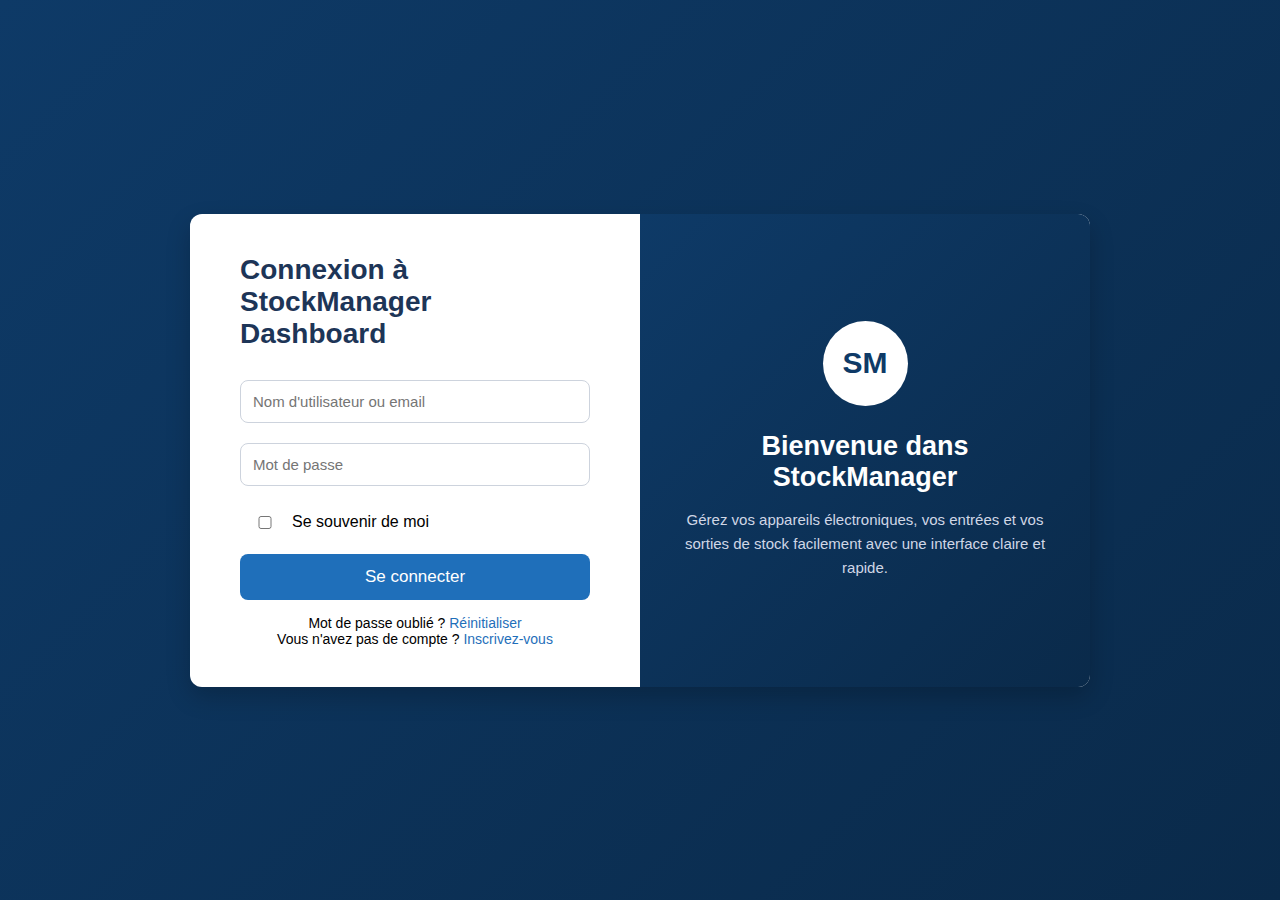
<file: index.html>
<!DOCTYPE html>
<html lang="fr">
  <head>
    <meta charset="UTF-8" />
    <meta name="viewport" content="width=device-width, initial-scale=1.0" />
    <title>StockManager - Connexion</title>
    <link rel="stylesheet" href="index.css" />
  </head>
  <body>
    <div class="login-container">

    <div class="left-box">
        <h2>Connexion à StockManager<br>Dashboard</h2>

        <input type="text" placeholder="Nom d'utilisateur ou email">
        <input type="password" placeholder="Mot de passe">

        <div class="checkbox-box">
            <input type="checkbox" id="remember">
            <label for="remember">Se souvenir de moi</label>
        </div>
          <a href="table.html">  <button>Se connecter</button> </a>
       

        <div class="links">
            <p>Mot de passe oublié ? <a href="#">Réinitialiser</a></p>
            <p>Vous n'avez pas de compte ? <a href="inscrire.html">Inscrivez-vous</a></p>
        </div>
    </div>

    <div class="right-box">
        <div class="logo-circle">SM</div>
        <h1>Bienvenue dans StockManager</h1>
        <p>Gérez vos appareils électroniques, vos entrées et vos sorties de stock facilement avec une interface claire et rapide.</p>
    </div>

</div>

  </body>
</html>
</file>
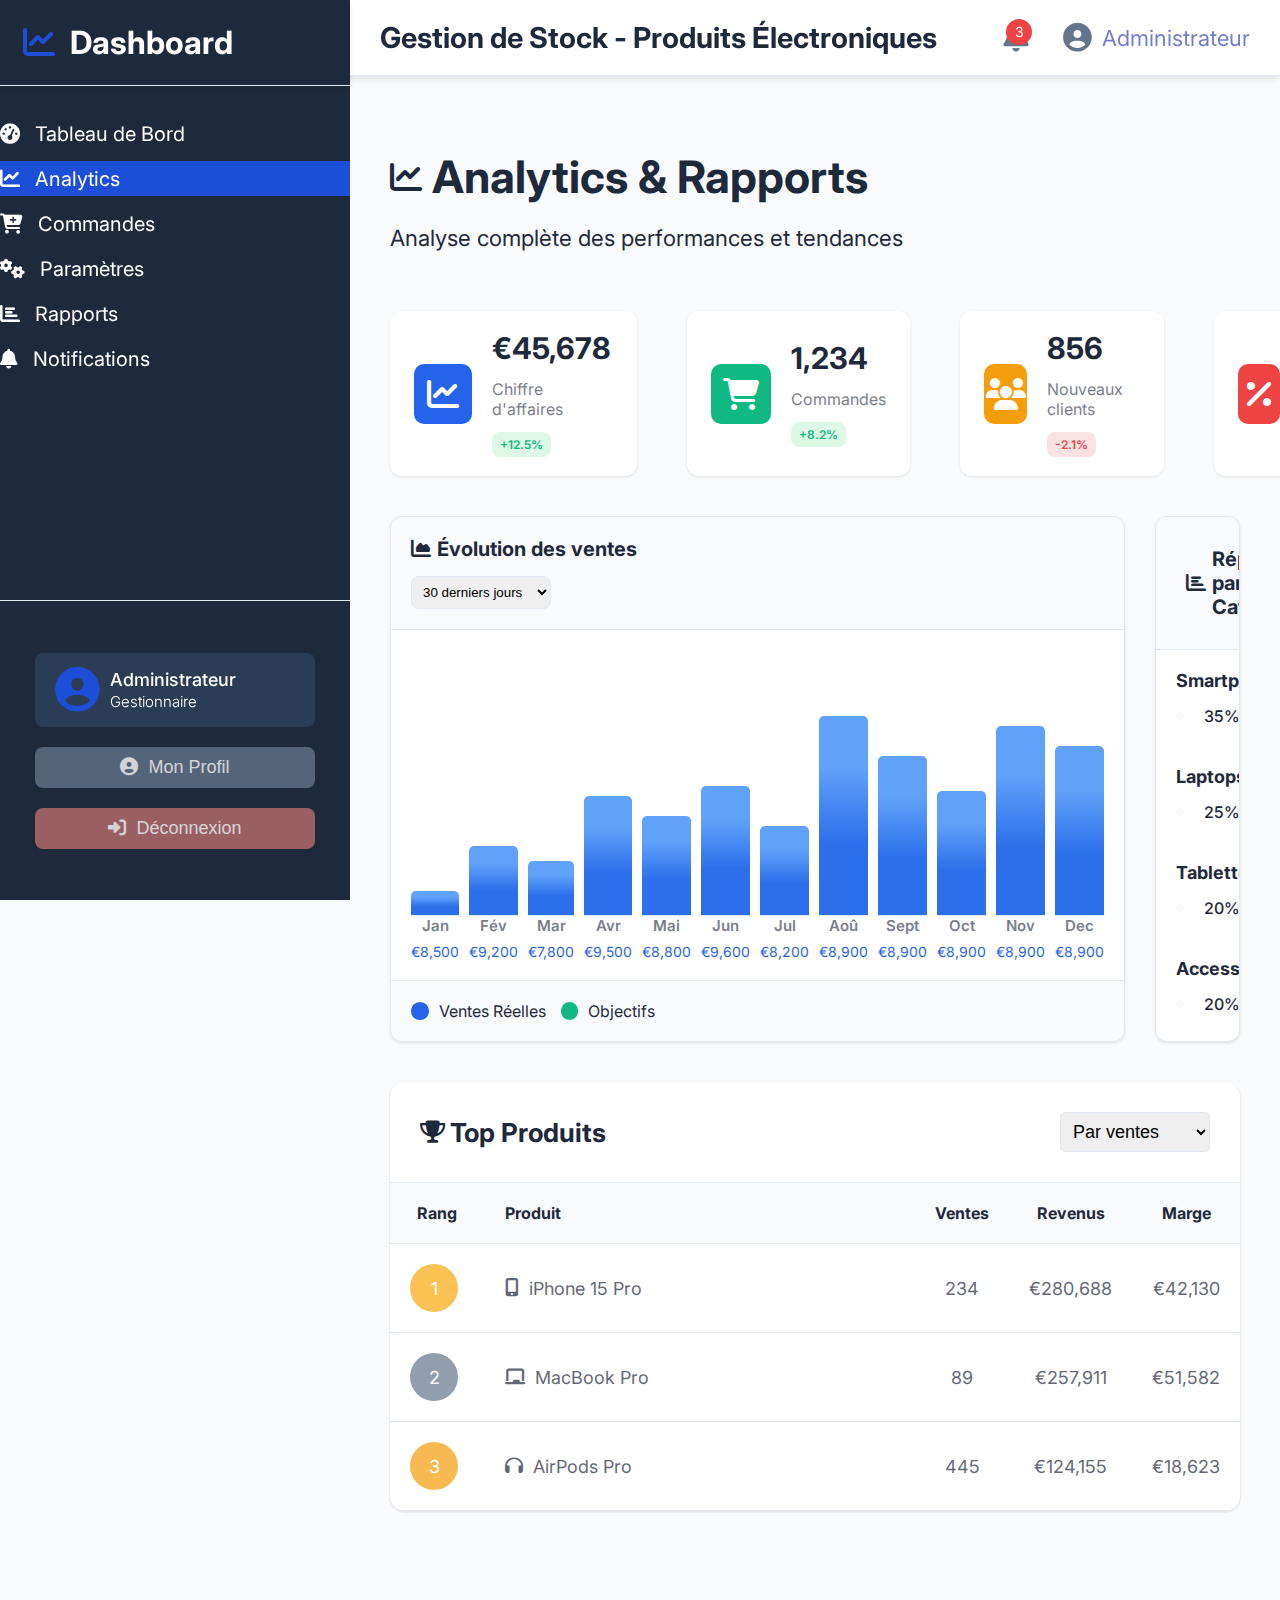
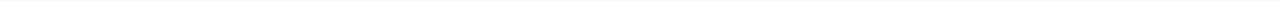
<file: analytics.html>
<!DOCTYPE html>
<html lang="fr">
<head>
    <meta charset="UTF-8">
    <meta name="viewport" content="width=device-width, initial-scale=1.0">
    <title>Stock - Manager</title>
    <link rel="stylesheet" href="analytics.css">
    <link rel="stylesheet" href="https://cdnjs.cloudflare.com/ajax/libs/font-awesome/6.5.0/css/all.min.css">
</head>
<body>
   <header>
         <nav class="navigateur"> 
            <div class="logo">
                <a href="#menu" class="open-menu">
                    <i class="fa-solid fa-bars"></i>
                </a>
                <p class="p">Gestion de Stock - Produits Électroniques</p>
            </div>
            <div class="admis">
                
                <div class="ic">
                    <div class="num">3</div>
                    <i class="fa-solid fa-bell"></i>
                </div>
                <div class="profit">
                    <a href=""><i class="fa-solid fa-circle-user"></i></a>
                    <p>Administrateur</p>
                </div>
            </div>
        </nav>
   </header>
   <main>
        <aside class="sidebar" id="menu">
            <div class="logo_2">
                <div class="logo_2_icon"><i class="fa-solid fa-chart-line"></i></div>
                <p>Dashboard</p>
            </div>
             <ul class="link">
               <a href="table.html">
                    <li class="link_1">
                        <i class="fa-solid fa-gauge-high"></i>
                        <p>Tableau de Bord</p>
                    </li>
                </a>
                <a href="#az" id="az">
                    <li class="link_1">
                        <i class="fa-solid fa-chart-line"></i>
                        <p>Analytics</p>
                    </li>
                </a>
                <a href="commande.html">
                    <li class="link_1">
                        <i class="fa-solid fa-cart-plus"></i>
                        <p>Commandes</p>
                    </li>
                </a>
                <a href="parametre.html">
                    <li class="link_1">
                        <i class="fa-solid fa-gears"></i>
                        <p>Paramètres</p>
                    </li>
                </a>
                <a href="rapport.html">
                    <li class="link_1">
                        <i class="fa-solid fa-chart-bar"></i>
                        <p>Rapports</p>
                    </li>
                </a>
                <a href="notif.html">
                    <li class="link_1">
                        <i class="fa-solid fa-bell"></i>
                        <p>Notifications</p>
                    </li>
                </a>
            </ul>
            </ul>
            <div class="footer">
                <div class="footer_admis_A">
                    <div class="icon_a"><i class="fa-solid fa-circle-user"></i></div>
                    <div class="verifi">
                        <p>Administrateur</p>
                        <span>Gestionnaire</span>
                    </div>
                </div>
                  <button class="footer_admis_B">
                    <div><i class="fa-solid fa-circle-user"></i></div>
                    <div class="verifi">
                        <a href="#section_2"><p>Mon Profil</p></a>
                    </div>
                </button>
                  <button class="footer_admis_C" onclick="window.location.href='../index.html'">
                    <div><i class="fa-solid fa-right-to-bracket"></i></div>
                    <div class="verifi">
                        <p>Déconnexion</p>
                    </div>
                </button>
            </div>
        </aside>

        <section id="section">
            <div class="ligne_1">
                <div class="ligne_1_1">
                    <i class="fa-solid fa-chart-line"></i>
                   <h1>Analytics & Rapports</h1>
                </div>
                <p>Analyse complète des performances et tendances</p>
            </div>
            <div class="ligne_2 aligne_2" id="l_2">
                <div class="grid" id="grid_1">
                    <div class="ligne_2_1">
                      <i class="fa-solid fa-chart-line"></i>
                    </div>
                    <div class="ligne_2_2 a">
                        <h2 class="num">€45,678</h2>
                        <p>Chiffre d'affaires</p>
                        <div class="vert">+12.5%</div>
                    </div>
                </div>
                <div class="grid grid_an_2" id="grid_2">
                    <div class="ligne_2_1 b">
                        <i class="fa-solid fa-cart-shopping"></i>
                    </div>
                    <div class="ligne_2_2">
                        <h2 class="num">1,234</h2>
                        <p>Commandes</p>
                        <div class="vert">+8.2%</div>
                    </div>
                </div>
                <div class="grid grid_an_3" id="grid_3">
                    <div class="ligne_2_1 c">
                       <i class="fa-solid fa-users"></i>
                    </div>
                    <div class="ligne_2_2">
                        <h2 class="num">856</h2>
                        <p>Nouveaux clients</p>
                        <div class="rouge">-2.1%</div>
                    </div>
                </div>
                <div class="grid grid_an_4" id="grid_4">
                    <div class="ligne_2_1 d">
                      <i class="fa-solid fa-percent"></i>
                    </div>
                    <div class="ligne_2_2">
                        <h2 class="num">3.4%</h2>
                        <p>Taux de conversion</p>
                        <div class="vert">+0.3%</div>
                    </div>
                </div>
            </div>
           
            <div class="cards">
                <div class="card-left">
                    <div class="head">
                        <div class="head_1">
                            <i class="fa-solid fa-chart-area"></i>
                            <h4>Évolution des ventes</h4>
                        </div>
                        <select name="" id="">
                            <option value="7 derniers jours">7 derniers jours</option>
                            <option value="30 derniers jours" selected="30 derniers jours">30 derniers jours</option>
                            <option value="90 derniers jours">90 derniers jours</option>
                        </select>
                    </div>
                    <div class="mai">
                        <div class="class_1">
                            <!-- <strong></strong> -->
                            <div class="diag_1" id="diag"></div>
                            <div class="Jan">
                            <p>Jan</p>
                            <span>€8,500</span>
                            </div>
                        </div>
                         <div class="class_1">
                            <div class="diag_2" id="diag"></div>
                            <div class="Jan">
                            <p>Fév</p>
                            <span>€9,200</span>
                            </div>
                        </div>
                         <div class="class_1">
                            <div class="diag_3" id="diag"></div>
                            <div class="Jan">
                            <p>Mar</p>
                            <span>€7,800</span>
                            </div>
                        </div>
                         <div class="class_1">
                            <div class="diag_4" id="diag"></div>
                            <div class="Jan">
                            <p>Avr</p>
                            <span>€9,500</span>
                            </div>
                        </div>
                         <div class="class_1">
                            <div class="diag_5" id="diag"></div>
                            <div class="Jan">
                            <p>Mai</p>
                            <span>€8,800</span>
                            </div>
                        </div>
                         <div class="class_1">
                            <div class="diag_6" id="diag"></div>
                            <div class="Jan">
                            <p>Jun</p>
                            <span>€9,600</span>
                            </div>
                        </div>
                         <div class="class_1">
                            <div class="diag_7" id="diag"></div>
                            <div class="Jan">
                            <p>Jul</p>
                            <span>€8,200</span>
                            </div>
                        </div>
                         <div class="class_1">
                            <div class="diag_8" id="diag"></div>
                            <div class="Jan">
                            <p>Aoû</p>
                            <span>€8,900</span>
                            </div>
                        </div>
                         <div class="class_1">
                            <div class="diag_9" id="diag"></div>
                            <div class="Jan">
                            <p>Sept</p>
                            <span>€8,900</span>
                            </div>
                        </div>
                         <div class="class_1">
                            <div class="diag_10" id="diag"></div>
                            <div class="Jan">
                            <p>Oct</p>
                            <span>€8,900</span>
                            </div>
                        </div>
                         <div class="class_1">
                            <div class="diag_11" id="diag"></div>
                            <div class="Jan">
                            <p>Nov</p>
                            <span>€8,900</span>
                            </div>
                        </div>
                         <div class="class_1">
                            <div class="diag_12" id="diag"></div>
                            <div class="Jan">
                            <p>Dec</p>
                            <span>€8,900</span>
                            </div>
                        </div>
                    </div>
                    <div class="foot">
                        <div class="foot_o">
                            <div class="o" id="o"></div>
                            <p>Ventes Réelles</p>
                        </div>
                        <div class="foot_o">
                            <div class="o"></div>
                            <p>Objectifs</p>
                        </div>
                    </div>

                </div>
                <div class="card-right">
                    <div class="head_1">
                        <i class="fa-solid fa-chart-bar"></i>
                        <h4>Répartition par Catégorie</h4>
                    </div>
                    <div class="cat">
                        <div class="cat_1">
                            <h5>Smartphones</h5>
                            <span>€15,980</span>
                        </div>
                        <div class="cat_1">
                            <div class="trait"></div>
                            <div>35%</div>
                        </div>
                    </div>
                    <div class="cat">
                        <div class="cat_1">
                            <h5>Laptops</h5>
                            <span>€11,415</span>
                        </div>
                        <div class="cat_1">
                            <div class="trait"></div>
                            <div>25%</div>
                        </div>
                    </div>
                    <div class="cat">
                        <div class="cat_1">
                            <h5>Tablettes</h5>
                            <span>€9,132</span>
                        </div>
                        <div class="cat_1">
                            <div class="trait"></div>
                            <div>20%</div>
                        </div>
                    </div>
                    <div class="cat">
                        <div class="cat_1">
                            <h5>Accessoires</h5>
                            <span>€9,132</span>
                        </div>
                        <div class="cat_1">
                            <div class="trait"></div>
                            <div>20%</div>
                        </div>
                    </div>
                </div>
            </div>
            <div class="central">
                 <div class="table" id="l_3">
                    <div class="top">
                        <i class="fa-solid fa-trophy"></i>
                        <h3>Top Produits</h3>
                    </div>
                    <select name="" id="">
                        <option value="Par ventes">Par ventes</option>
                        <option value="">Par revenus</option>
                        <option value="">Par marge</option>
                    </select>  
                </div>
                <table class="Tableau_analytic">
                        <thead>
                            <tr class="lign">
                                <th>Rang</th>
                                <th>Produit</th>
                                <th>Ventes</th>
                                <th>Revenus</th>
                                <th>Marge</th>
                            </tr>
                        </thead>
                        <tbody>
                            <tr class="lign_1_1">
                                <td>
                                    <div class="zero">
                                        1
                                    </div>
                                </td>
                                <td>
                                    <div class="un">
                                        <i class="fa-solid fa-mobile-screen-button"></i>
                                        <p>iPhone 15 Pro</p>
                                    </div>
                                </td>
                                <td>234</td>
                                <td>€280,688</td>
                                <td>€42,130</td>
                            </tr>
                              <tr class="lign_1_1">
                                <td>
                                    <div class="zero" id="b">
                                        2
                                    </div>
                                </td>
                                <td>
                                    <div class="un">
                                        <i class="fa-solid fa-chalkboard"></i>
                                        <p>MacBook Pro</p>
                                    </div>
                                </td>
                                <td>89</td>
                                <td>€257,911</td>
                                <td>€51,582</td>
                            </tr>
                              <tr class="lign_1_1">
                                <td>
                                    <div class="zero " id="c">
                                        3
                                    </div>
                                </td>
                                <td>
                                    <div class="un">
                                        <i class="fa-solid fa-headphones"></i>
                                        <p>AirPods Pro</p>
                                    </div>
                                </td>
                                <td>445</td>
                                <td>€124,155</td>
                                <td>€18,623</td>
                            </tr>
                        </tbody>
                </table>
            </div>
        </section>
   </main>
   <main>
    <section class="section_2" id="section_2">
            <div class="mon_profil">
                <div class="partie_1">
                    <div class="p_t_1">
                        <i class="fa-solid fa-circle-user"></i>
                        <p>Mon Profil</p>
                   </div>
                   <a href="#az">
                        <i class="fa-solid fa-xmark"></i>
                    </a>
                </div>
                <div class="partie_2">
                    <div class="p_t_2">
                        <i class="fa-solid fa-circle-user"></i>
                        <button>Changer la photo</button>
                    </div>
                </div>
                <div class="partie_3">
                    <div class="axe">
                        <div class="p_t_3">
                            <label for="Nom">Nom : </label>
                            <input type="text" placeholder="Administrateur" name="Nom">
                        </div>
                        <div class="p_t_3">
                            <label for="Nom">Prénom : </label>
                            <input type="text" placeholder="Jean" name="Nom">
                        </div>
                    
                        <div class="p_t_3">
                            <label for="Nom">Email : </label>
                            <input type="email" placeholder="admin@dashboard.com" name="Nom">
                        </div>
                        <div class="p_t_3">
                            <label for="Nom">Téléphone : </label>
                            <input type="tel" placeholder="+33 6 12 34 56 78" name="Nom">
                        </div>
                    </div>
                    <div class="p_t_3">
                        <label for="Nom">Rôle : </label>
                        <input type="text" placeholder="Gestionnaire" name="Nom">
                    </div>
                    <div class="p_t_3">
                        <label for="Nom">Dernière connexion : </label>
                        <input type="datetime" placeholder="15 Janvier 2024 à 14:30" name="Nom">
                    </div>
                </div>
                <div class="partie_4">
                    <a href="#az"><button>Fermer</button></a>
                    <button class="bleu">Sauvegarder</button>
                </div>
            </div>
        </section>
   </main>
</body>
</html>
</file>
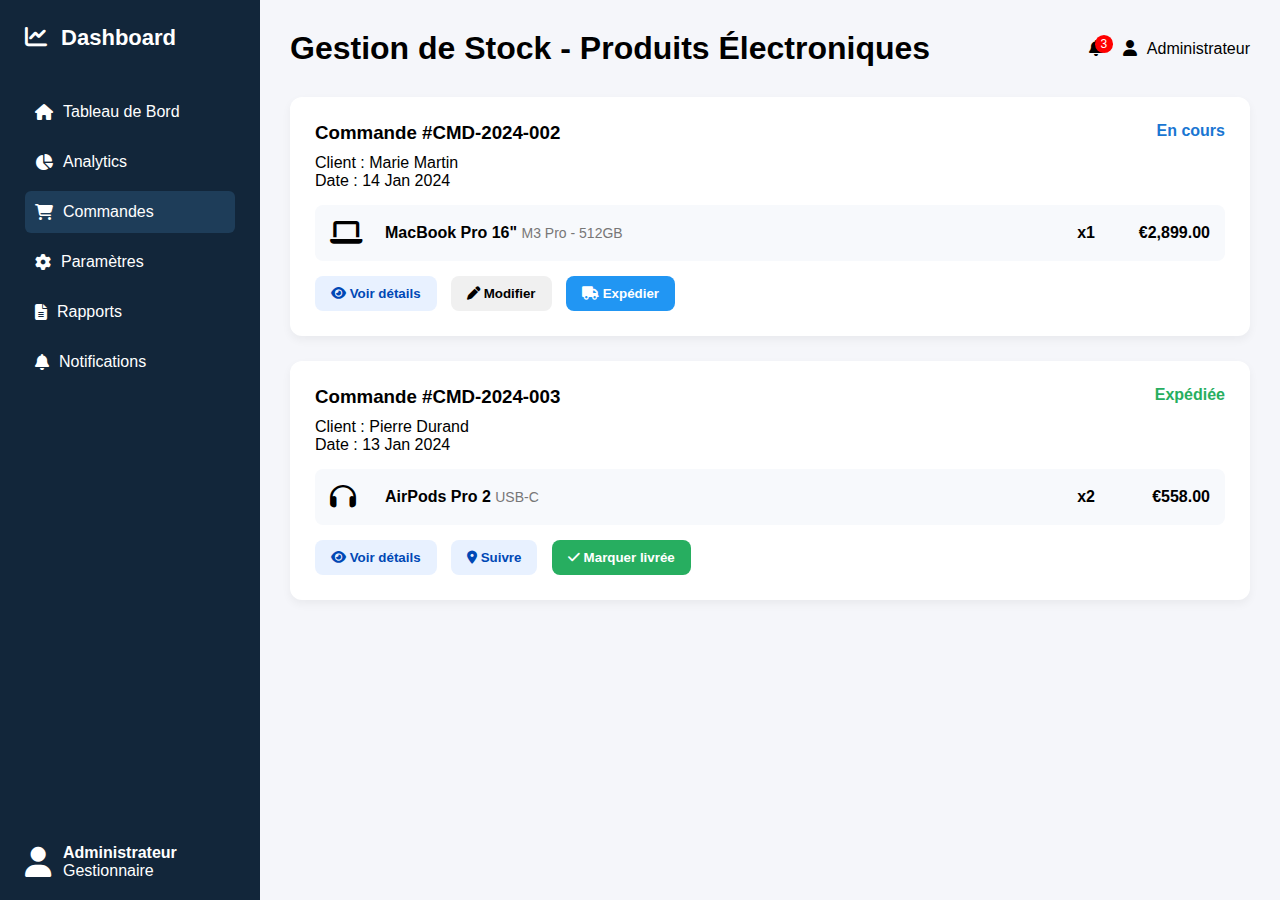
<file: comande.html>
<!DOCTYPE html>
<html lang="fr">
<head>
    <meta charset="UTF-8">
    <meta name="viewport" content="width=device-width, initial-scale=1.0">
    <title>Gestion de Stock</title>
    <link rel="stylesheet" href="comand.css">
    <link rel="stylesheet" href="https://cdnjs.cloudflare.com/ajax/libs/font-awesome/6.5.0/css/all.min.css">
</head>

<body>

    <!-- SIDEBAR -->
    <aside class="sidebar">
        <h2 class="logo"><i class="fa-solid fa-chart-line"></i> Dashboard</h2>

        <ul class="menu">
            <li><i class="fa-solid fa-home"></i> Tableau de Bord</li>
            <li><i class="fa-solid fa-chart-pie"></i> Analytics</li>
            <li class="active"><i class="fa-solid fa-cart-shopping"></i> Commandes</li>
            <li><i class="fa-solid fa-gear"></i> Paramètres</li>
            <li><i class="fa-solid fa-file-lines"></i> Rapports</li>
            <li><i class="fa-solid fa-bell"></i> Notifications</li>
        </ul>

        <div class="profil">
            <i class="fa-solid fa-user"></i>
            <div>
                <h4>Administrateur</h4>
                <p>Gestionnaire</p>
            </div>
        </div>
    </aside>

    <!-- MAIN CONTENT -->
    <main class="main">

        <header class="topbar">
            <h1>Gestion de Stock - Produits Électroniques</h1>

            <div class="right">
                <div class="notif">
                    <i class="fa-solid fa-bell"></i>
                    <span>3</span>
                </div>
                <div class="admin">
                    <i class="fa-solid fa-user"></i> Administrateur
                </div>
            </div>
        </header>

        <!-- CARTE 1 -->
        <section class="order-card">
            <div class="card-header">
                <h3>Commande #CMD-2024-002</h3>
                <span class="status ongoing">En cours</span>
            </div>

            <p>Client : Marie Martin</p>
            <p>Date : 14 Jan 2024</p>

            <div class="product">
                <i class="fa-solid fa-laptop"></i>
                <div class="info">
                    <h4>MacBook Pro 16" <span>M3 Pro - 512GB</span></h4>
                </div>
                <span class="qty">x1</span>
                <span class="price">€2,899.00</span>
            </div>

            <div class="actions">
                <button class="details"><i class="fa-solid fa-eye"></i> Voir détails</button>
                <button class="edit"><i class="fa-solid fa-pen"></i> Modifier</button>
                <button class="ship"><i class="fa-solid fa-truck"></i> Expédier</button>
            </div>
        </section>

        <!-- CARTE 2 -->
        <section class="order-card">
            <div class="card-header">
                <h3>Commande #CMD-2024-003</h3>
                <span class="status shipped">Expédiée</span>
            </div>

            <p>Client : Pierre Durand</p>
            <p>Date : 13 Jan 2024</p>

            <div class="product">
                <i class="fa-solid fa-headphones"></i>
                <div class="info">
                    <h4>AirPods Pro 2 <span>USB-C</span></h4>
                </div>
                <span class="qty">x2</span>
                <span class="price">€558.00</span>
            </div>

            <div class="actions">
                <button class="details"><i class="fa-solid fa-eye"></i> Voir détails</button>
                <button class="follow"><i class="fa-solid fa-location-dot"></i> Suivre</button>
                <button class="delivered"><i class="fa-solid fa-check"></i> Marquer livrée</button>
            </div>
        </section>

    </main>

</body>
</html>
</file>
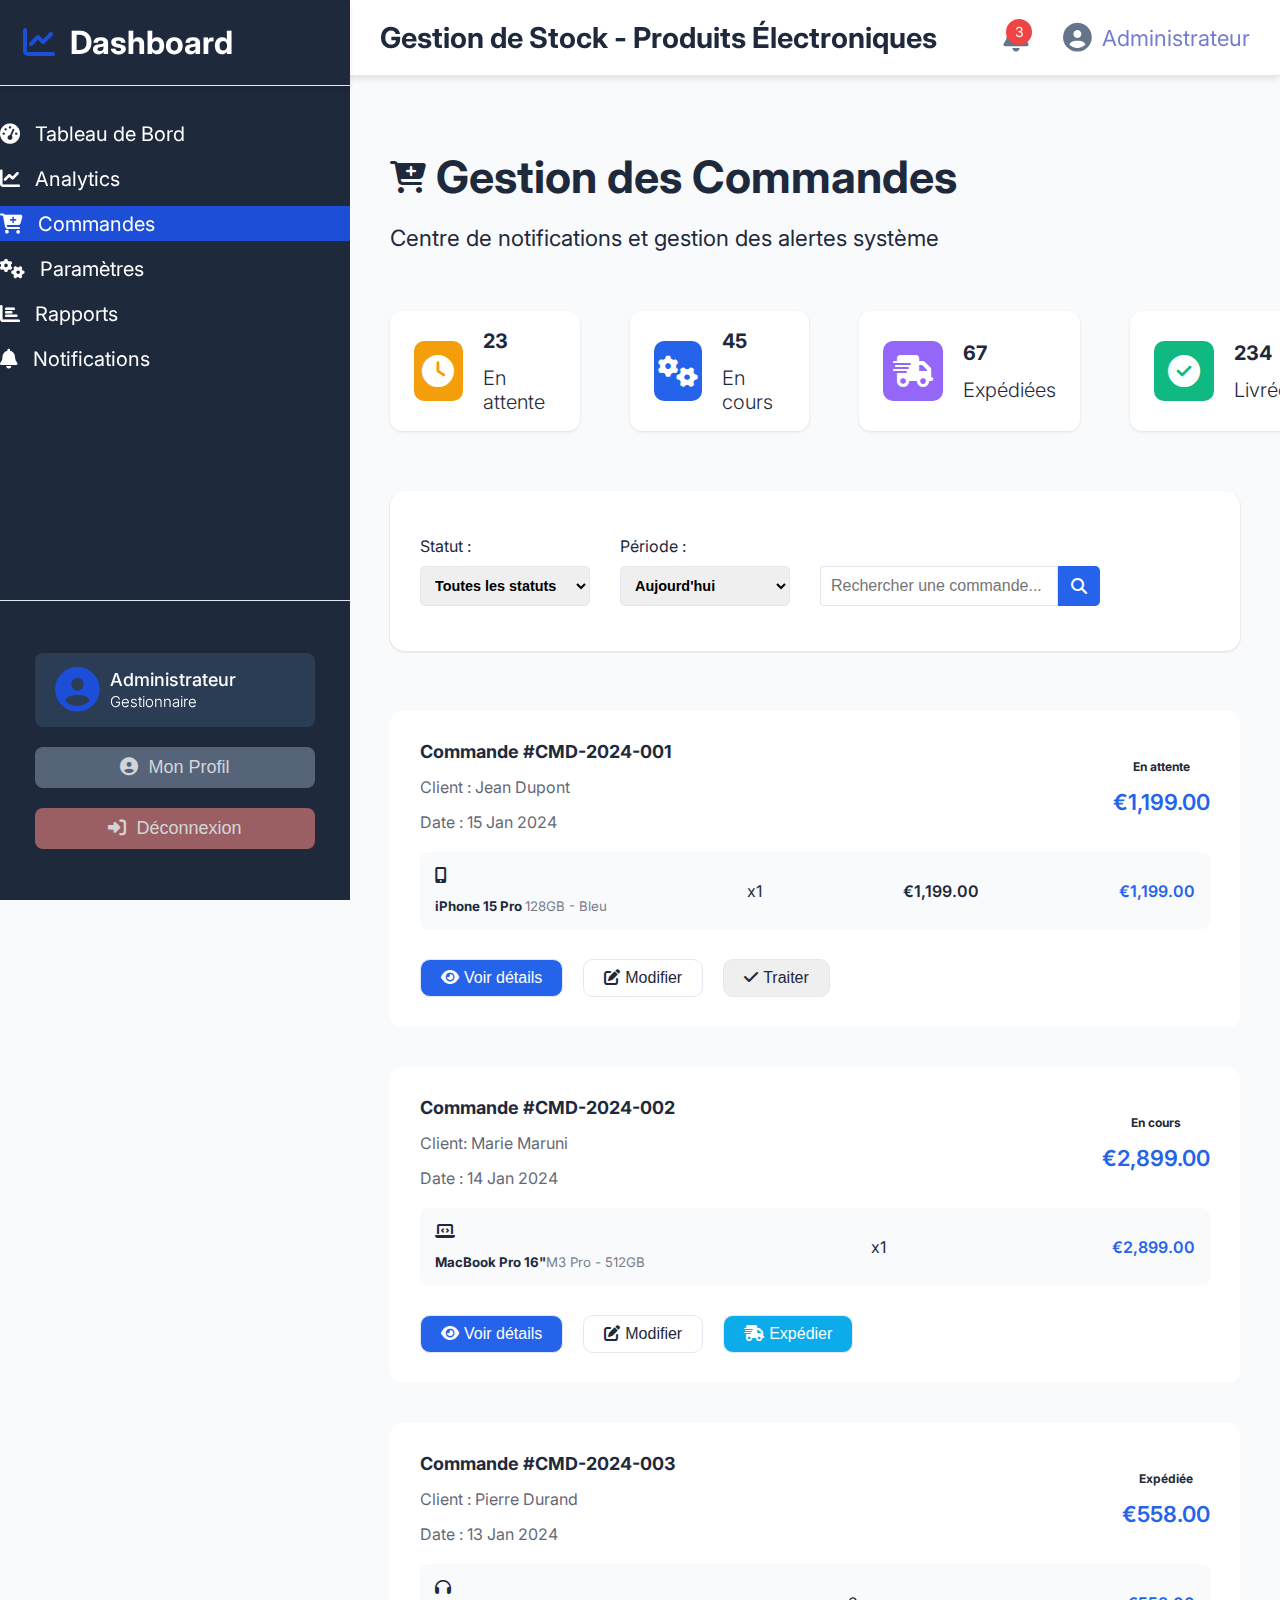
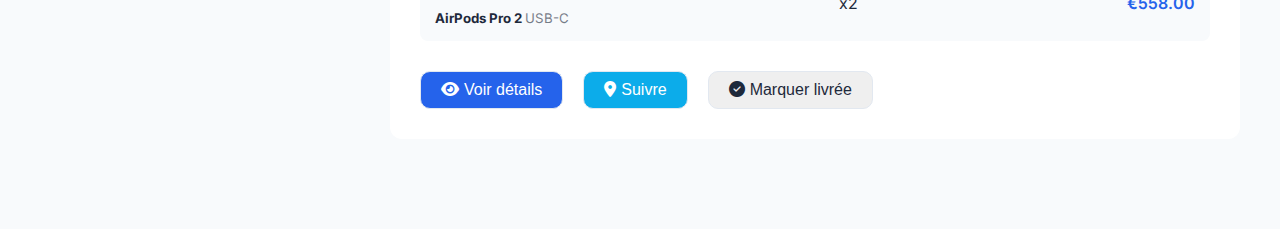
<file: commande.html>
<!DOCTYPE html>
<html lang="fr">
<head>
    <meta charset="UTF-8">
    <meta name="viewport" content="width=device-width, initial-scale=1.0">
    <title>Stock - Manager</title>
    <link rel="stylesheet" href="commande.css">
    <link rel="stylesheet" href="https://cdnjs.cloudflare.com/ajax/libs/font-awesome/6.5.0/css/all.min.css">
</head>
<body>
   <header>
         <nav class="navigateur"> 
            <div class="logo">
                <a href="#menu" class="open-menu">
                    <i class="fa-solid fa-bars"></i>
                </a>
                <p class="p">Gestion de Stock - Produits Électroniques</p>
            </div>
            <div class="admis">
                
                <div class="ic">
                    <div class="num">3</div>
                    <i class="fa-solid fa-bell"></i>
                </div>
                <div class="profit">
                    <a href=""><i class="fa-solid fa-circle-user"></i></a>
                    <p>Administrateur</p>
                </div>
            </div>
        </nav>
   </header>
   <main>
        <aside class="sidebar" id="menu">
            <div class="logo_2">
                <div class="logo_2_icon"><i class="fa-solid fa-chart-line"></i></div>
                <p>Dashboard</p>
            </div>
            <ul class="link">
               <a href="table.html">
                    <li class="link_1">
                        <i class="fa-solid fa-gauge-high"></i>
                        <p>Tableau de Bord</p>
                    </li>
                </a>
                <a href="analytics.html">
                    <li class="link_1">
                        <i class="fa-solid fa-chart-line"></i>
                        <p>Analytics</p>
                    </li>
                </a>
                <a href="#az" id="az">
                    <li class="link_1">
                        <i class="fa-solid fa-cart-plus"></i>
                        <p>Commandes</p>
                    </li>
                </a>
                <a href="parametre.html">
                    <li class="link_1">
                        <i class="fa-solid fa-gears"></i>
                        <p>Paramètres</p>
                    </li>
                </a>
                <a href="rapport.html">
                    <li class="link_1">
                        <i class="fa-solid fa-chart-bar"></i>
                        <p>Rapports</p>
                    </li>
                </a>
                <a href="notif.html">
                    <li class="link_1">
                        <i class="fa-solid fa-bell"></i>
                        <p>Notifications</p>
                    </li>
                </a>
            </ul>
            <div class="footer">
                <div class="footer_admis_A">
                    <div class="icon_a"><i class="fa-solid fa-circle-user"></i></div>
                    <div class="verifi">
                        <p>Administrateur</p>
                        <span>Gestionnaire</span>
                    </div>
                </div>
                  <button class="footer_admis_B">
                    <div><i class="fa-solid fa-circle-user"></i></div>
                    <div class="verifi">
                        <a href="#section_2"><p>Mon Profil</p></a>
                    </div>
                </button>
                  <button class="footer_admis_C" onclick="window.location.href='index.html'">
                    <div><i class="fa-solid fa-right-to-bracket"></i></div>
                    <div class="verifi">
                        <p>Déconnexion</p>
                    </div>
                </button>
            </div>
        </aside>

        <section id="section">
            <div class="ligne_1">
                <div class="ligne_1_1">
                    <i class="fa-solid fa-cart-plus"></i><h1>Gestion des Commandes</h1>
                </div>
                <p>Centre de notifications et gestion des alertes système</p>
            </div>
            <div class="ligne_2">
                <div class="grid">
                    <div class="ligne_2_1" id="com_1">
                        <i class="fa-solid fa-clock"></i>
                    </div>
                    <div class="ligne_2_2 a">
                        <div class="num">23</div>
                        <p>En attente</p>
                    </div>
                </div>
                <div class="grid">
                    <div class="ligne_2_1 b" id="com_2">
                        <i class="fa-solid fa-gears"></i>
                    </div>
                    <div class="ligne_2_2">
                        <div class="num">45</div>
                        <p>En cours</p>
                    </div>
                </div>
                <div class="grid">
                    <div class="ligne_2_1 c" id="com_3">
                       <i class="fa-solid fa-truck-fast"></i>
                    </div>
                    <div class="ligne_2_2">
                        <div class="num">67</div>
                        <p>Expédiées</p>
                    </div>
                </div>
                <div class="grid">
                    <div class="ligne_2_1 d" id="com_4">
                        <i class="fa-solid fa-circle-check"></i>
                    </div>
                    <div class="ligne_2_2">
                        <div class="num">234</div>
                        <p>Livrées</p>
                    </div>
                </div>
            </div>
            <div class="ligne_3">
                <div class="ligne_3_1">
                    <div class="input">
                        <div>Statut :</div>
                        <select name="" id="">
                            <option value="Toutes les statuts" selected="Toutes les statuts">Toutes les statuts</option>
                            <option value="Stock">Stock</option>
                            <option value="Commandes">Commandes</option>
                            <option value="Systéme">Systéme</option>
                            <option value="Sécurité">Sécurité</option>     
                        </select>
                    </div>
                    <div class="input">
                        <div>Période :</div>
                        <select name="" id="">
                            <option value="Aujourd'hui" selected="Aujourd'hui">Aujourd'hui</option>
                            <option value="Urgent">Urgent</option>
                            <option value="Haute">Haute</option>
                            <option value="Moyenne">Moyenne</option>
                            <option value="Basse">Basse</option>     
                        </select>
                    </div>
                    <div class="input">
                        <div class="none">.</div>
                        <div class="fil_">
                            <input type="text" placeholder="Rechercher une commande...">
                            <i class="fa-solid fa-magnifying-glass"></i>
                        </div>
                    </div>
                </div>
            </div>
            <div class="command">
                <div class="element_1">
                    <div class="e_1">
                        <h4>Commande #CMD-2024-001</h4>
                        <p>Client : Jean Dupont</p>
                        <p>Date : 15 Jan 2024</p>
                    </div>
                    <div class="e_1" id="e_1">
                        <span>En attente</span>
                        <div class="bleus">€1,199.00</div>
                    </div>
                </div>
                <div class="element_2">
                    <div class="e_2">
                        <i class="fa-solid fa-mobile-screen-button"></i>
                        <h5>iPhone 15 Pro <span>128GB - Bleu</span></h5>
                    </div>
                    <div>x1</div>
                    <p>€1,199.00</p>
                    <p class="bleus">€1,199.00</p>
                </div>
                <div class="element_3">
                    <a href="#voir"><button class="tt_1" id="tt_1"><i class="fa-solid fa-eye"></i>Voir détails</button></a>
                    <a href="#modifier"><button class="tt_2"><i class="fa-solid fa-pen-to-square"></i>Modifier</button></a>
                    <button class="tt_3"><i class="fa-solid fa-check"></i>Traiter</button>
                </div>
            </div>
            <div class="command">
                <div class="element_1">
                    <div class="e_1">
                        <h4>Commande #CMD-2024-002</h4>
                        <p>Client: Marie Maruni</p>
                        <p>Date : 14 Jan 2024</p>
                    </div>
                    <div class="e_1" id="e_1">
                        <span>En cours</span>
                        <div class="bleus">€2,899.00</div>
                    </div>
                </div>
                <div class="element_2">
                    <div class="e_2">
                        <i class="fa-solid fa-laptop-code"></i>
                        <h5>MacBook Pro 16"<span>M3 Pro - 512GB</span></h5>
                    </div>
                    <div>x1</div>
                    <p class="bleus">€2,899.00</p>
                </div>
                <div class="element_3" id="element_2">
                    <a href="#voir"><button class="tt_1" id="tt_1"><i class="fa-solid fa-eye"></i>Voir détails</button></a>
                    <a href="#modifier"><button class="tt_2"><i class="fa-solid fa-pen-to-square"></i>Modifier</button></a>
                    <button class="tt_3"><i class="fa-solid fa-truck-fast"></i>Expédier</button>
                </div>
            </div>
            <div class="command">
                <div class="element_1">
                    <div class="e_1">
                        <h4>Commande #CMD-2024-003</h4>
                        <p>Client : Pierre Durand</p>
                        <p>Date : 13 Jan 2024</p>
                    </div>
                    <div class="e_1" id="e_1">
                        <span>Expédiée</span>
                        <div class="bleus">€558.00</div>
                    </div>
                </div>
                <div class="element_2">
                    <div class="e_2">
                        <i class="fa-solid fa-headphones"></i>
                        <h5>AirPods Pro 2 <span>USB-C</span></h5>
                    </div>
                    <div>x2</div>
                    <p class="bleus">€558.00</p>
                </div>
                <div class="element_3" id="element_3">
                    <a href="#voir"><button class="tt_1" id="tt_1"><i class="fa-solid fa-eye"></i>Voir détails</button></a>
                    <button class="tt_2"><i class="fa-solid fa-location-dot"></i>Suivre</button>
                    <button class="tt_3"><i class="fa-solid fa-circle-check"></i>Marquer livrée</button>
                </div>
            </div>
        </section>
        <section class="voir" id="voir">
            <div class="voir_command">
                <div class="partie_1" id="partie_1">
                    <div class="p_t_1">
                        <i class="fa-solid fa-eye"></i>
                        <p>Détails de la Commande</p>
                   </div>
                   <a href="#tt_1">
                        <i class="fa-solid fa-xmark"></i>
                    </a>
                </div>
                <div class="comm_1">
                    <h4 class="title">Informations Commande</h4>
                    <hr class="hr">
                </div>
                <div class="comm_2">
                    <div class="mm">
                        <p>Numéro de commande :</p>
                        <h5>Commande #CMD-2024-001</h5>
                        <p>Statut : </p>
                        <h5>En attente</h5>
                    </div>
                    <div class="mm">
                        <p>Date de commande :</p>
                        <h5>15 Jan 2024</h5>
                        <p>Total :</p>
                        <h5>€1,199.00</h5>
                    </div>
                </div>
                <div class="comm_1">
                    <h4 class="title">Informations Client</h4>
                    <hr class="hr">
                </div>
                <div class="comm_2">
                    <div class="mm">
                        <p>Nom :</p>
                        <h5>Jean Dupont</h5>
                        <p>Téléphone :</p>
                        <h5>+33 6 12 34 56 78</h5>
                    </div>
                    <div class="mm">
                        <p>Email :</p>
                        <h5>jean.dupont@email.com</h5>
                        <p>Adresse :</p>
                        <h5>123 Rue de la Paix, 75001 Paris</h5>
                    </div>
                </div>
                <div class="comm_1">
                    <h4 class="title">Articles Commandés</h4>
                    <hr class="hr">
                </div>
                <div class="comm_3">
                    <div class="cc" id="cc_2">
                        <div class="cc_1">
                            <i class="fa-solid fa-mobile-screen-button"></i>
                            <h5>iPhone 15 Pro <span>128GB - Bleu</span></h5>
                        </div>
                        <div class="vert">1</div>
                    </div>

                    <div class="cc" id="cc_1">
                        <p>€1,199.00</p>
                        <p class="bleu">€1,199.00</p>
                    </div>
                </div>
                <div class="partie_4">
                    <a href="#tt_1"><button>Fermer</button></a>
                    <button class="bleu">Imprimer</button>
                </div>
            </div>
                   
        </section>
        <section class="voir" id="modifier">
            <div class="voir_command">
                <div class="partie_1" id="partie_1">
                    <div class="p_t_1">
                        <i class="fa-solid fa-pen-to-square"></i>
                        <p>Modifier la Commande</p>
                   </div>
                   <a href="#tt_1">
                        <i class="fa-solid fa-xmark"></i>
                    </a>
                </div>
                <div class="comm_1">
                    <h4 class="title">Statut de la commande</h4>
                </div>
                <div class="p_t_3">
                        <label for="Nom">Statut : </label>
                        <select name="Nom" id="">
                            <option value="En attente" selected="En attente">En attente</option>
                            <option value="En attente" selected="En attente">En attente</option>
                            <option value="En attente" selected="En attente">En attente</option>
                            <option value="En attente" selected="En attente">En attente</option>
                        </select>
                </div>
                <div class="comm_1">
                    <h4 class="title">Informations de livraison</h4>
                </div>
                <div class="p_t_3">
                    <label for="Nom">Adresse de livraison : </label>
                    <textarea name="Nom" id="Nom">123 Rue de la Paix, 75001 Paris</textarea>
                </div>
                <div class="p_t_3">
                    <label for="Nom">Date de livraison prévue :</label>
                    <input type="date" id="Nom" name="Nom" value="2024-01-20">
                </div>
                <div class="comm_1">
                    <h4 class="title">Notes</h4>
                </div>
                <div class="p_t_3">
                    <label for="Nom">Notes internes : </label>
                    <textarea name="Nom" id="Nom">Notes internes pour l'équipe...</textarea>
                </div>
                 <div class="partie_4">
                    <a href="#tt_1"><button>Annuler</button></a>
                    <button class="bleu">Sauvegarder</button>
                </div>











            </div>
        </section>
   </main>
   <main>
    <section class="section_2" id="section_2">
            <div class="mon_profil">
                <div class="partie_1">
                    <div class="p_t_1">
                        <i class="fa-solid fa-circle-user"></i>
                        <p>Mon Profil</p>
                   </div>
                   <a href="#az">
                        <i class="fa-solid fa-xmark"></i>
                    </a>
                </div>
                <div class="partie_2">
                    <div class="p_t_2">
                        <i class="fa-solid fa-circle-user"></i>
                        <button>Changer la photo</button>
                    </div>
                </div>
                <div class="partie_3">
                    <div class="axe">
                        <div class="p_t_3">
                            <label for="Nom">Nom : </label>
                            <input type="text" placeholder="Administrateur" name="Nom">
                        </div>
                        <div class="p_t_3">
                            <label for="Nom">Prénom : </label>
                            <input type="text" placeholder="Jean" name="Nom">
                        </div>
                    
                        <div class="p_t_3">
                            <label for="Nom">Email : </label>
                            <input type="email" placeholder="admin@dashboard.com" name="Nom">
                        </div>
                        <div class="p_t_3">
                            <label for="Nom">Téléphone : </label>
                            <input type="tel" placeholder="+33 6 12 34 56 78" name="Nom">
                        </div>
                    </div>
                    <div class="p_t_3">
                        <label for="Nom">Rôle : </label>
                        <input type="text" placeholder="Gestionnaire" name="Nom">
                    </div>
                    <div class="p_t_3">
                        <label for="Nom">Dernière connexion : </label>
                        <input type="datetime" placeholder="15 Janvier 2024 à 14:30" name="Nom">
                    </div>
                </div>
                <div class="partie_4">
                    <a href="#az"><button>Fermer</button></a>
                    <button class="bleu">Sauvegarder</button>
                </div>
            </div>
        </section>
   </main>
</body>
</html>
</file>
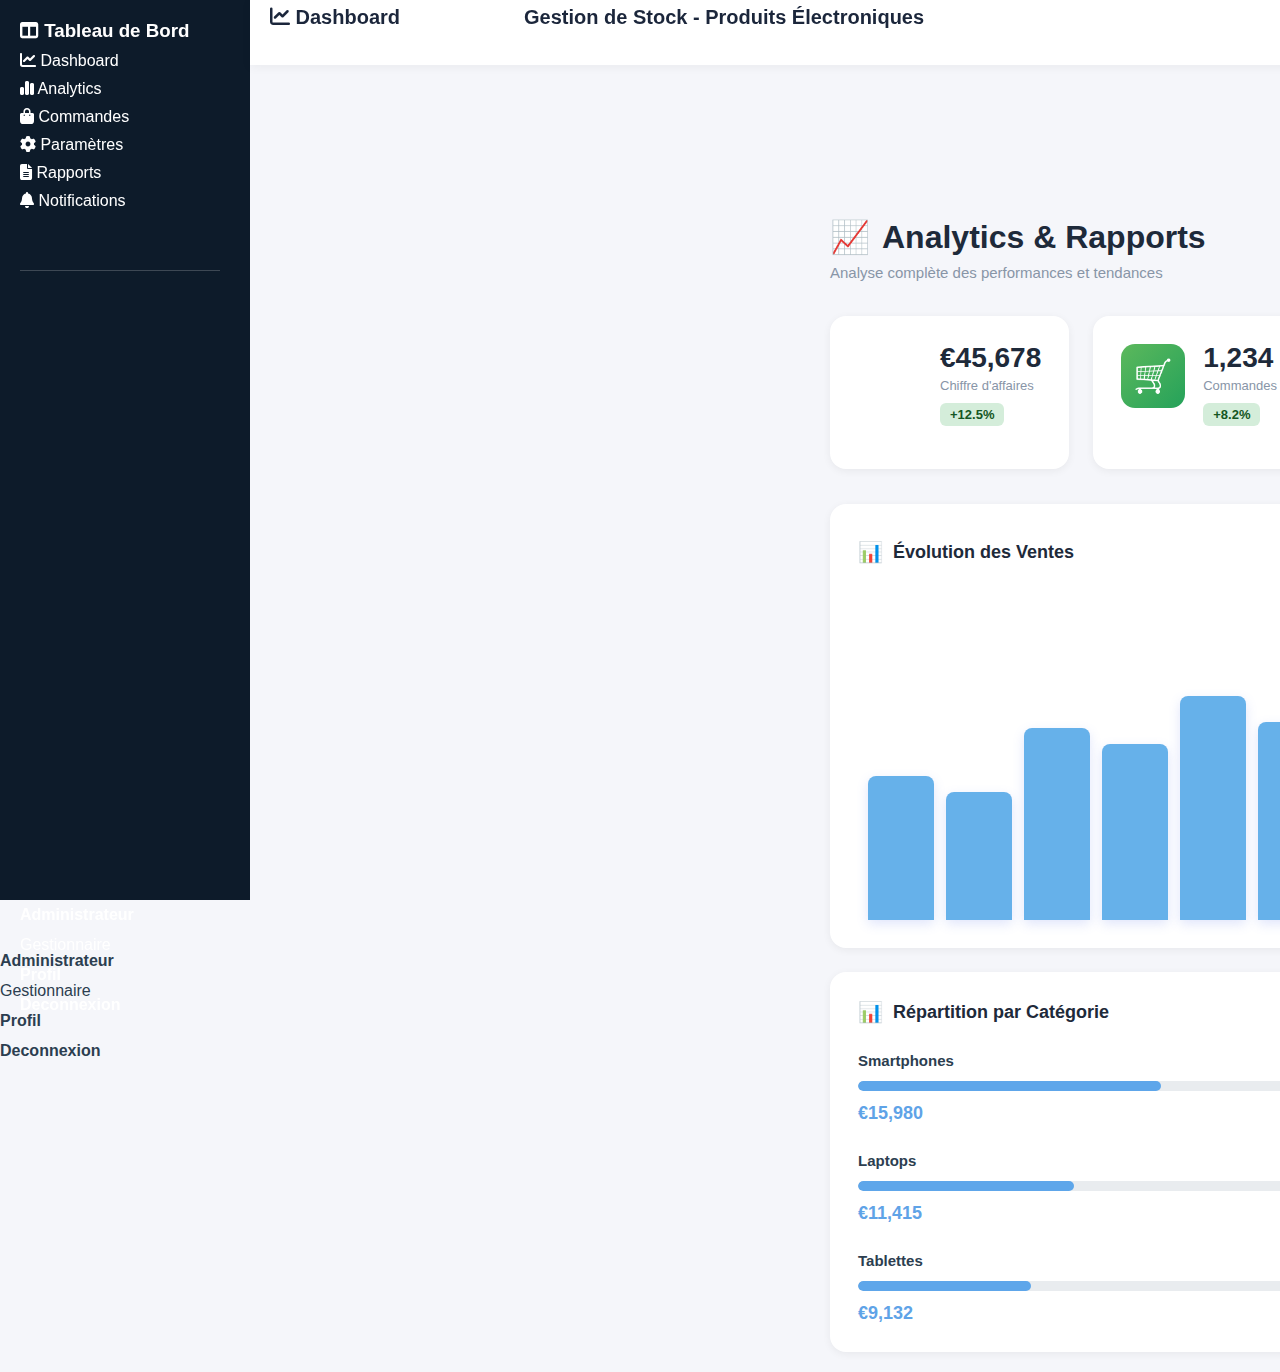
<file: index_test.html>
<!DOCTYPE html>
<html lang="fr">
<head>
    <meta charset="UTF-8">
    <meta name="viewport" content="width=device-width, initial-scale=1.0">
   <link rel="stylesheet" href="sytle_test.css">
    <title>Menu Burger Sidebar</title>
    <link rel="stylesheet" href="https://cdnjs.cloudflare.com/ajax/libs/font-awesome/6.5.0/css/all.min.css">
</head>
<body>
    <!-- Checkbox caché -->
    <input type="checkbox" id="toggle" class="toggle">

    <!-- Bouton Burger -->
    <label for="toggle" class="burger">
        <div class="menu">
            <h1>logo</h1>
              ☰
        </div>
    </label>

    <!-- Sidebar -->
    <div class="sidebar">
        <div class="side">
        <div class="lien">
            <h3><i class="fa-solid fa-table-columns"></i> Tableau de Bord</h3>
            <p><i class="fa-solid fa-chart-line"></i> Dashboard</p>
            <p><i class="fa-solid fa-chart-simple"></i> Analytics</p>
            <p><i class="fa-solid fa-bag-shopping"></i> Commandes</p>
            <p><i class="fa-solid fa-gear"></i> Paramètres</p>
            <p><i class="fa-solid fa-file-lines"></i> Rapports</p>
            <p><i class="fa-solid fa-bell"></i> Notifications</p>
        </div>

        <div class="profile">
            <div>
                <h4>Administrateur</h4>
                <p>Gestionnaire</p>
            </div>
            <h4>Profil</h4>
            <h4>Deconnexion</h4>
        </div>
        </div>
    </div>

    <!-- corps du travail -->





<div class="container">
    <header class="navbar">
        <div class="entete">
            <h2 class="logo"><i class="fa-solid fa-chart-line"></i> Dashboard</h2>
            <h2>Gestion de Stock - Produits Électroniques</h2>
        </div>
    

    <div class="right">
        <div class="notif">
            <i class="fa-solid fa-bell"></i>
            <span>3</span>
        </div>

        <div class="user">
            <i class="fa-solid fa-user-circle"></i>
            Administrateur
        </div>
    </div>
</header>



<div class="corps">



    <!-- SIDEBAR -->
    <aside class="sidebar_conte">
        
        <div class="side">
            <h2 class="logo"><i class="fa-solid fa-chart-line"></i> Dashboard</h2>
        <div class="lien">
            <h3><i class="fa-solid fa-table-columns"></i> Tableau de Bord</h3>
            <p><i class="fa-solid fa-chart-simple"></i> Analytics</p>
            <p><i class="fa-solid fa-bag-shopping"></i> Commandes</p>
            <p><i class="fa-solid fa-gear"></i> Paramètres</p>
            <p><i class="fa-solid fa-file-lines"></i> Rapports</p>
            <p><i class="fa-solid fa-bell"></i> Notifications</p>
        </div>

        <div class="profile">
            <div>
                <h4>Administrateur</h4>
                <p>Gestionnaire</p>
            </div>
            <h4>Profil</h4>
            <h4>Deconnexion</h4>
        </div>
        </div>
    </aside>

        <!-- Main Content -->
        <main class="main-content">
            <!-- Page Header -->
            <div class="content-header">
                <div>
                    <h2 class="section-title">
                        <span class="title-icon">📈</span>
                        Analytics & Rapports
                    </h2>
                    <p class="section-subtitle">Analyse complète des performances et tendances</p>
                </div>
            </div>

            <!-- Stats Cards -->
            <div class="stats-grid">
                <div class="stat-card blue">
                    <div class="stat-icon-box">
                        <span class="stat-emoji">📊</span>
                    </div>
                    <div class="stat-content">
                        <div class="stat-value">€45,678</div>
                        <div class="stat-label">Chiffre d'affaires</div>
                        <div class="stat-change positive">+12.5%</div>
                    </div>
                </div>

                <div class="stat-card green">
                    <div class="stat-icon-box">
                        <span class="stat-emoji">🛒</span>
                    </div>
                    <div class="stat-content">
                        <div class="stat-value">1,234</div>
                        <div class="stat-label">Commandes</div>
                        <div class="stat-change positive">+8.2%</div>
                    </div>
                </div>

                <div class="stat-card orange">
                    <div class="stat-icon-box">
                        <span class="stat-emoji">👥</span>
                    </div>
                    <div class="stat-content">
                        <div class="stat-value">856</div>
                        <div class="stat-label">Nouveaux clients</div>
                        <div class="stat-change negative">-2.1%</div>
                    </div>
                </div>

                <div class="stat-card red">
                    <div class="stat-icon-box">
                        <span class="stat-emoji">%</span>
                    </div>
                    <div class="stat-content">
                        <div class="stat-value">3.4%</div>
                        <div class="stat-label">Taux de conversion</div>
                        <div class="stat-change positive">+0.3%</div>
                    </div>
                </div>
            </div>

            <!-- Charts Section -->
            <div class="charts-container">
                <!-- Sales Evolution Chart -->
                <div class="chart-card large">
                    <div class="chart-header">
                        <div>
                            <h3 class="chart-title">
                                <span class="chart-icon">📊</span>
                                Évolution des Ventes
                            </h3>
                        </div>
                        <select class="period-select">
                            <option>30 derniers jours</option>
                            <option>7 derniers jours</option>
                            <option>90 derniers jours</option>
                        </select>
                    </div>
                    <div class="chart-area">
                        <div class="bar-chart">
                            <div class="bar" style="height: 45%"></div>
                            <div class="bar" style="height: 40%"></div>
                            <div class="bar" style="height: 60%"></div>
                            <div class="bar" style="height: 55%"></div>
                            <div class="bar" style="height: 70%"></div>
                            <div class="bar" style="height: 62%"></div>
                            <div class="bar" style="height: 85%"></div>
                            <div class="bar" style="height: 78%"></div>
                            <div class="bar" style="height: 68%"></div>
                            <div class="bar" style="height: 82%"></div>
                            <div class="bar" style="height: 75%"></div>
                        </div>
                    </div>
                </div>

                <!-- Category Distribution -->
                <div class="chart-card small">
                    <div class="chart-header">
                        <h3 class="chart-title">
                            <span class="chart-icon">📊</span>
                            Répartition par Catégorie
                        </h3>
                    </div>
                    <div class="category-list">
                        <div class="category-item">
                            <div class="category-info">
                                <span class="category-name">Smartphones</span>
                                <span class="category-percent">35%</span>
                            </div>
                            <div class="category-bar">
                                <div class="category-progress" style="width: 35%"></div>
                            </div>
                            <div class="category-value">€15,980</div>
                        </div>

                        <div class="category-item">
                            <div class="category-info">
                                <span class="category-name">Laptops</span>
                                <span class="category-percent">25%</span>
                            </div>
                            <div class="category-bar">
                                <div class="category-progress" style="width: 25%"></div>
                            </div>
                            <div class="category-value">€11,415</div>
                        </div>

                        <div class="category-item">
                            <div class="category-info">
                                <span class="category-name">Tablettes</span>
                                <span class="category-percent">20%</span>
                            </div>
                            <div class="category-bar">
                                <div class="category-progress" style="width: 20%"></div>
                            </div>
                            <div class="category-value">€9,132</div>
                        </div>
                    </div>
                </div>
            </div>
        </main>
        </div>
   
</div>

</body>
</html>
</file>
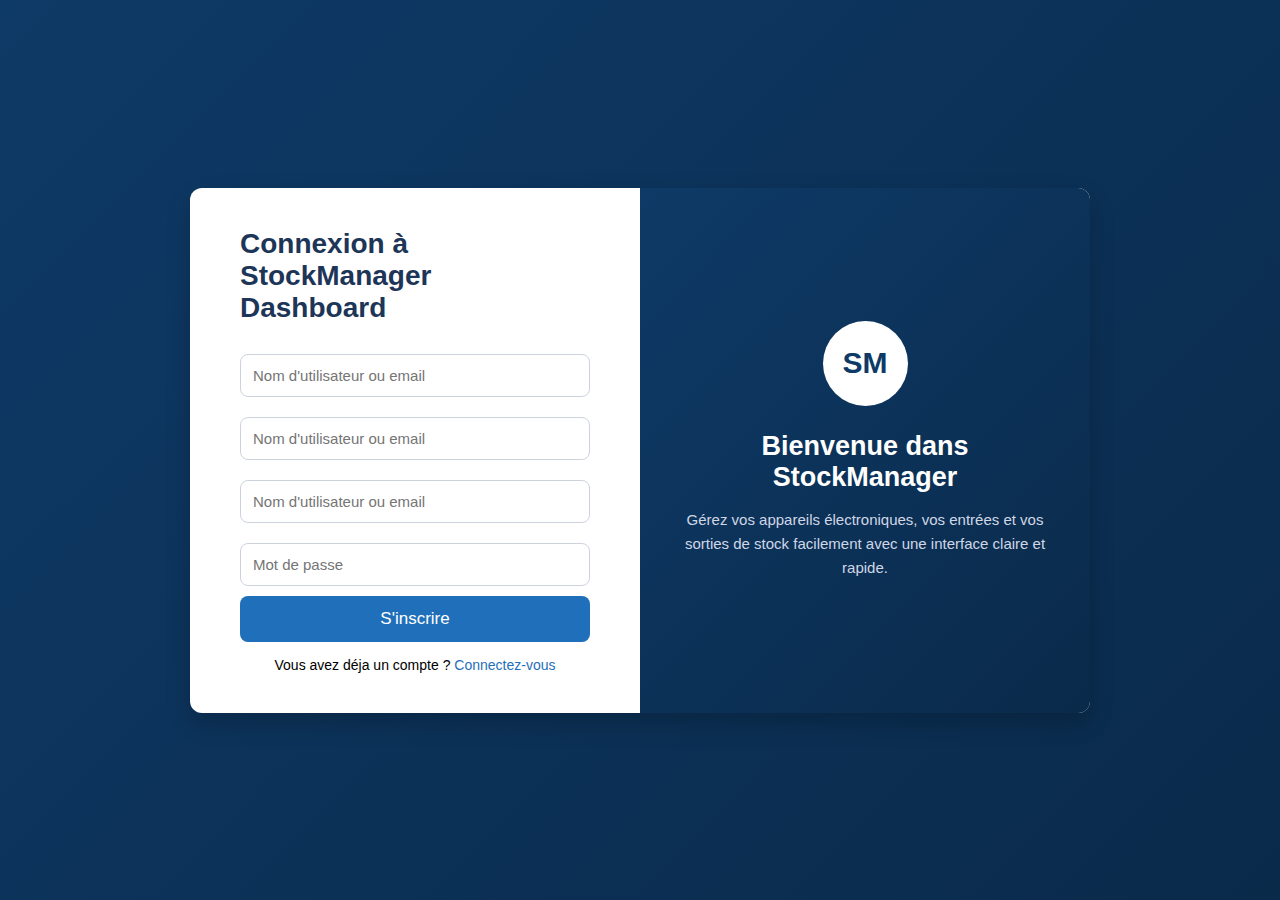
<file: inscrire.html>
<!DOCTYPE html>
<html lang="fr">
  <head>
    <meta charset="UTF-8" />
    <meta name="viewport" content="width=device-width, initial-scale=1.0" />
    <title>StockManager - Connexion</title>
    <link rel="stylesheet" href="index.css" />
  </head>
  <body>
    <div class="login-container">
      <div class="left-box">
        <h2>Connexion à StockManager<br />Dashboard</h2>

        <input type="text" placeholder="Nom d'utilisateur ou email" />
        <input type="text" placeholder="Nom d'utilisateur ou email" />
        <input type="text" placeholder="Nom d'utilisateur ou email" />
        <input type="password" placeholder="Mot de passe" />
        <a href="index.html">
          <button>S'inscrire</button>
        </a>

        <div class="links">
          <p>
            Vous avez déja un compte ? <a href="index.html">Connectez-vous</a>
          </p>
        </div>
      </div>

      <div class="right-box">
        <div class="logo-circle">SM</div>
        <h1>Bienvenue dans StockManager</h1>
        <p>
          Gérez vos appareils électroniques, vos entrées et vos sorties de stock
          facilement avec une interface claire et rapide.
        </p>
      </div>
    </div>
  </body>
</html>
</file>
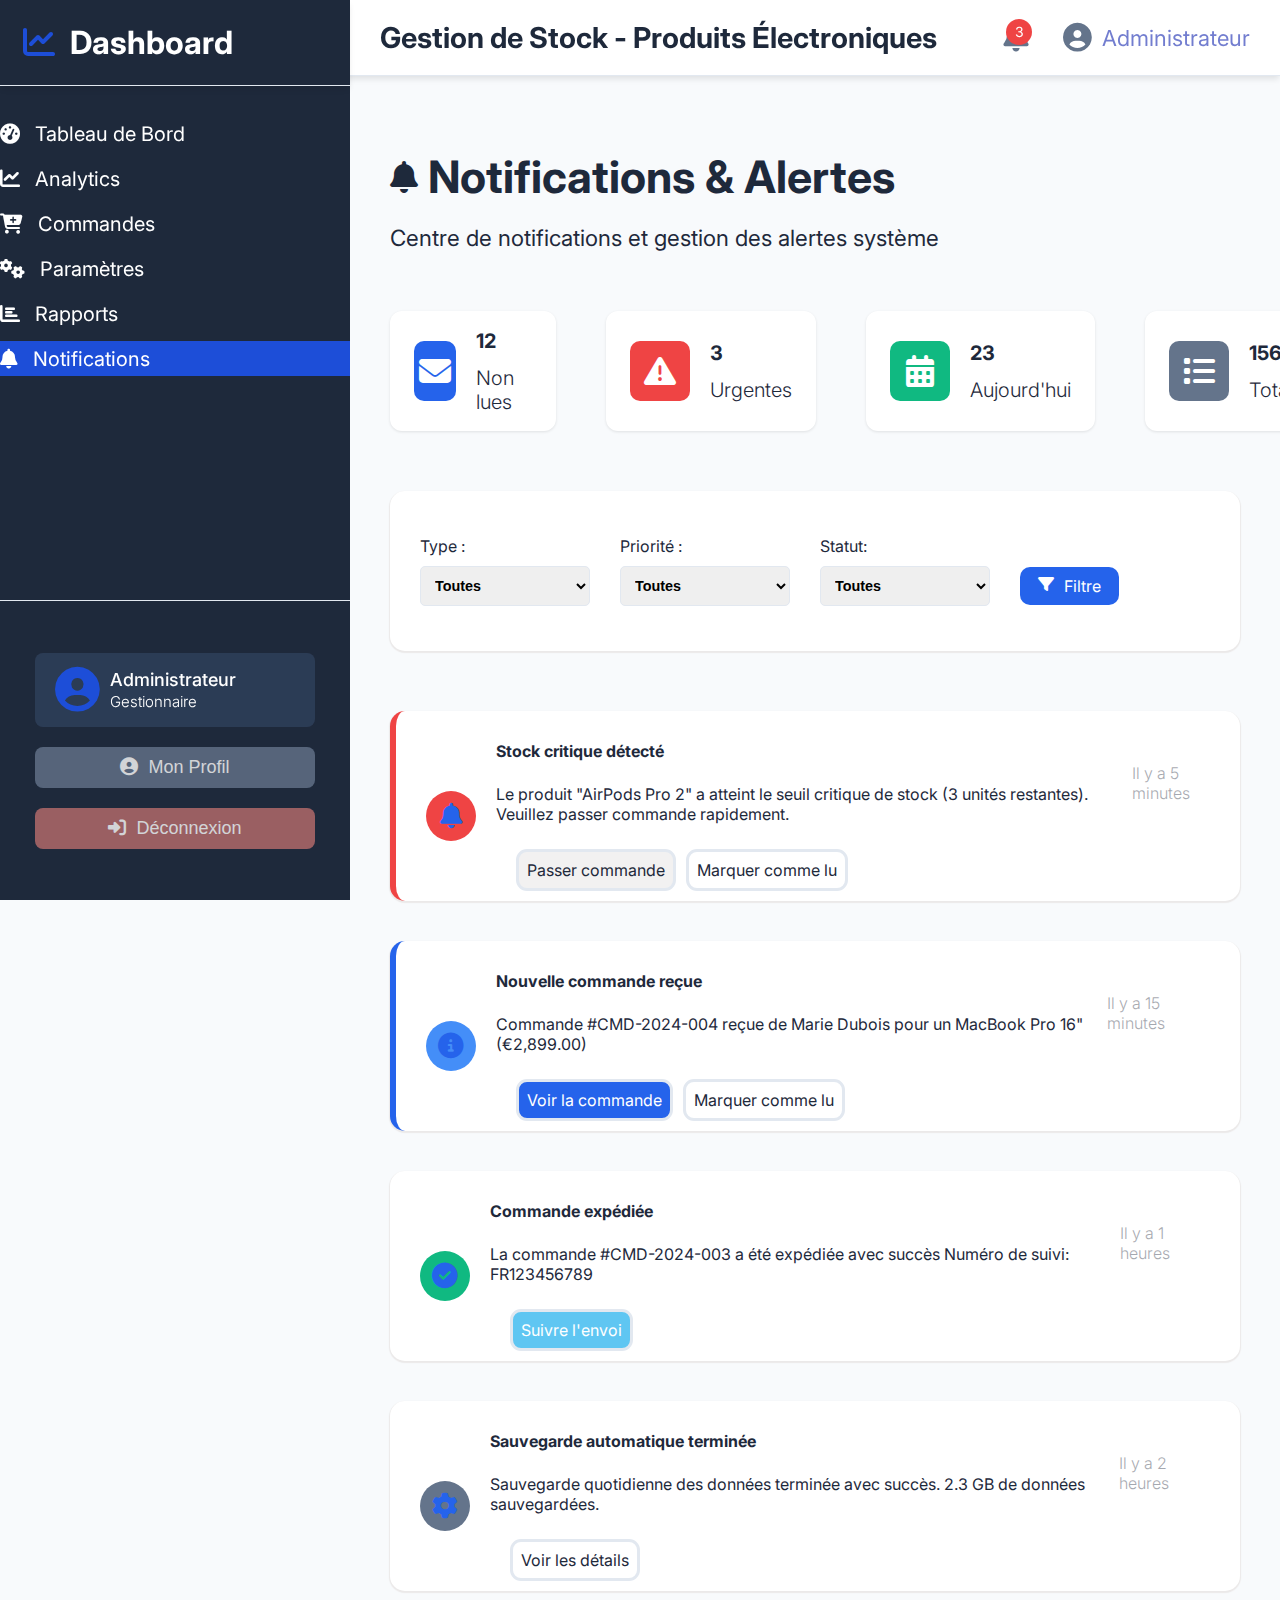
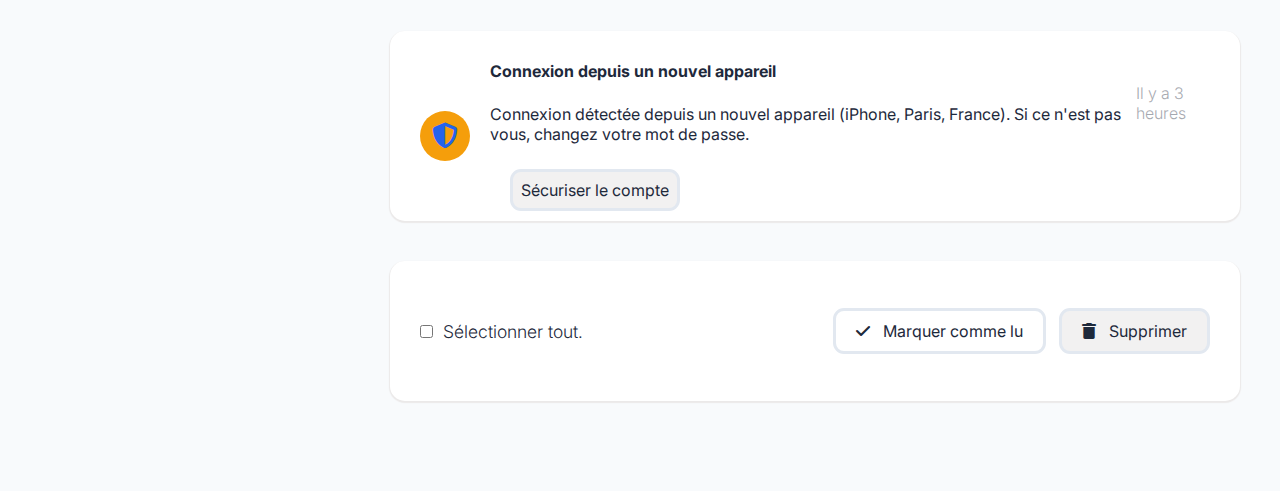
<file: notif.html>
<!DOCTYPE html>
<html lang="fr">
<head>
    <meta charset="UTF-8">
    <meta name="viewport" content="width=device-width, initial-scale=1.0">
    <title>Stock - Manager</title>
    <link rel="stylesheet" href="notif.css">
    <link rel="stylesheet" href="https://cdnjs.cloudflare.com/ajax/libs/font-awesome/6.5.0/css/all.min.css">
</head>
<body>
   <header>
         <nav class="navigateur"> 
            <div class="logo">
                <a href="#menu" class="open-menu">
                    <i class="fa-solid fa-bars"></i>
                </a>
                <p class="p">Gestion de Stock - Produits Électroniques</p>
            </div>
            <div class="admis">
                
                <div class="ic">
                    <div class="num">3</div>
                    <i class="fa-solid fa-bell"></i>
                </div>
                <div class="profit">
                    <a href=""><i class="fa-solid fa-circle-user"></i></a>
                    <p>Administrateur</p>
                </div>
            </div>
        </nav>
   </header>
   <main>
        <aside class="sidebar" id="menu">
            <div class="logo_2">
                <div class="logo_2_icon"><i class="fa-solid fa-chart-line"></i></div>
                <p>Dashboard</p>
            </div>
            <ul class="link">
               <a href="table.html">
                    <li class="link_1">
                        <i class="fa-solid fa-gauge-high"></i>
                        <p>Tableau de Bord</p>
                    </li>
                </a>
                <a href="analytics.html">
                    <li class="link_1">
                        <i class="fa-solid fa-chart-line"></i>
                        <p>Analytics</p>
                    </li>
                </a>
                <a href="commande.html">
                    <li class="link_1">
                        <i class="fa-solid fa-cart-plus"></i>
                        <p>Commandes</p>
                    </li>
                </a>
                <a href="parametre.html">
                    <li class="link_1">
                        <i class="fa-solid fa-gears"></i>
                        <p>Paramètres</p>
                    </li>
                </a>
                <a href="rapport.html">
                    <li class="link_1">
                        <i class="fa-solid fa-chart-bar"></i>
                        <p>Rapports</p>
                    </li>
                </a>
                <a href="#az" id="az">
                    <li class="link_1">
                        <i class="fa-solid fa-bell"></i>
                        <p>Notifications</p>
                    </li>
                </a>
            </ul>
            <div class="footer">
                <div class="footer_admis_A">
                    <div class="icon_a"><i class="fa-solid fa-circle-user"></i></div>
                    <div class="verifi">
                        <p>Administrateur</p>
                        <span>Gestionnaire</span>
                    </div>
                </div>
                  <button class="footer_admis_B">
                    <div><i class="fa-solid fa-circle-user"></i></div>
                    <div class="verifi">
                        <a href="#section_2"><p>Mon Profil</p></a>
                    </div>
                </button>
                  <button class="footer_admis_C" onclick="window.location.href='../index.html'">
                    <div><i class="fa-solid fa-right-to-bracket"></i></div>
                    <div class="verifi">
                        <p>Déconnexion</p>
                    </div>
                </button>
            </div>
        </aside>

        <section id="section">
            <div class="ligne_1">
                <div class="ligne_1_1">
                    <i class="fa-solid fa-bell"></i><h1>Notifications & Alertes</h1>
                </div>
                <p>Centre de notifications et gestion des alertes système</p>
            </div>
            <div class="ligne_2">
                <div class="grid">
                    <div class="ligne_2_1">
                        <i class="fa-solid fa-envelope"></i>
                    </div>
                    <div class="ligne_2_2 a">
                        <div class="num">12</div>
                        <p>Non lues</p>
                    </div>
                </div>
                <div class="grid">
                    <div class="ligne_2_1 b">
                        <i class="fa-solid fa-triangle-exclamation"></i>
                    </div>
                    <div class="ligne_2_2">
                        <div class="num">3</div>
                        <p>Urgentes</p>
                    </div>
                </div>
                <div class="grid">
                    <div class="ligne_2_1 c">
                       <i class="fa-solid fa-calendar-days"></i>
                    </div>
                    <div class="ligne_2_2">
                        <div class="num">23</div>
                        <p>Aujourd'hui</p>
                    </div>
                </div>
                <div class="grid">
                    <div class="ligne_2_1 d">
                       <i class="fa-solid fa-list"></i>
                    </div>
                    <div class="ligne_2_2">
                        <div class="num">156</div>
                        <p>Total</p>
                    </div>
                </div>
            </div>
            <div class="ligne_3">
                <div class="ligne_3_1">
                    <div class="input">
                        <div>Type :</div>
                        <select name="" id="">
                            <option value="Toutes" selected="Toutes">Toutes</option>
                            <option value="Stock">Stock</option>
                            <option value="Commandes">Commandes</option>
                            <option value="Systéme">Systéme</option>
                            <option value="Sécurité">Sécurité</option>     
                        </select>
                    </div>
                    <div class="input">
                        <div>Priorité :</div>
                        <select name="" id="">
                            <option value="Toutes" selected="Toutes">Toutes</option>
                            <option value="Urgent">Urgent</option>
                            <option value="Haute">Haute</option>
                            <option value="Moyenne">Moyenne</option>
                            <option value="Basse">Basse</option>     
                        </select>
                    </div>
                    <div class="input">
                        <div>Statut:</div>
                        <select name="" id="">
                            <option value="Toutes" selected="Toutes">Toutes</option>
                            <option value="Non lues">Non lues</option>
                            <option value="Lues">lues</option>     
                        </select>
                    </div>
                    <div class="input">
                        <div class="none">.</div>
                        <div class="fil">
                            <i class="fa-solid fa-filter"></i>
                            <p>Filtre</p>
                        </div>
                    </div>
                </div>
                
            </div>
             <div class="ligne_4" id="b_1">
                <div class="grid">
                    <div class="cercle"><i class="fa-solid fa-bell"></i></div>
                    <div class="ligne_4_1">
                             <div class="ligne_4_2">
                                <div class="space">
                                    <h4>Stock critique détecté</h4>
                                    <p class="p">Le produit "AirPods Pro 2" a atteint le seuil critique de stock (3 unités restantes). Veuillez passer commande rapidement.</p>
                                </div>
                                <span>Il y a 5 minutes</span>
                            </div>
                        <div class="ligne_4_3">
                            <p class="p">Passer commande</p>
                            <p class="hover">Marquer comme lu</p>
                        </div>
                    </div>
                </div>
            </div>
            <div class="ligne_4" id="b_2">
                <div class="grid">
                    <div class="cercle"><i class="fa-solid fa-circle-info"></i></div>
                    <div class="ligne_4_1">
                             <div class="ligne_4_2">
                                <div class="space">
                                    <h4>Nouvelle commande reçue</h4>
                                    <p>Commande #CMD-2024-004 reçue de Marie Dubois pour un MacBook Pro 16" (€2,899.00)</p>
                                </div>
                                <span>Il y a 15 minutes</span>
                            </div>
                        <div class="ligne_4_3">
                            <p class="p_2">Voir la commande</p>
                            <p class="hover">Marquer comme lu</p>
                        </div>
                    </div>
                </div>
            </div>
            <div class="ligne_4" id="b_3">
                <div class="grid">
                    <div class="cercle"><i class="fa-solid fa-circle-check"></i></div>
                    <div class="ligne_4_1">
                             <div class="ligne_4_2">
                                <div class="space">
                                    <h4>Commande expédiée</h4>
                                    <p>La commande #CMD-2024-003 a été expédiée avec succès Numéro de suivi: FR123456789</p>
                                </div>
                                <span>Il y a 1 heures</span>
                            </div>
                        <div class="ligne_4_3">
                            <p class="p_3">Suivre l'envoi</p>
                           
                        </div>
                    </div>
                </div>
            </div>
             <div class="ligne_4" id="b_4">
                <div class="grid">
                    <div class="cercle"><i class="fa-solid fa-gear"></i></div>
                    <div class="ligne_4_1">
                             <div class="ligne_4_2">
                                <div class="space">
                                    <h4>Sauvegarde automatique terminée</h4>
                                    <p>Sauvegarde quotidienne des données terminée avec succès. 2.3 GB de données sauvegardées.</p>
                                </div>
                                <span>Il y a 2 heures</span>
                            </div>
                        <div class="ligne_4_3">
                            <p class="p_4 hover">Voir les détails</p>
                           
                        </div>
                    </div>
                </div>
            </div>
             <div class="ligne_4" id="b_5">
                <div class="grid">
                    <div class="cercle"><i class="fa-solid fa-shield-halved"></i></div>
                    <div class="ligne_4_1">
                             <div class="ligne_4_2">
                                <div class="space">
                                    <h4>Connexion depuis un nouvel appareil</h4>
                                    <p>Connexion détectée depuis un nouvel appareil (iPhone, Paris, France). Si ce n'est pas vous, changez votre mot de passe.</p>
                                </div>
                                <span>Il y a 3 heures</span>
                            </div>
                        <div class="ligne_4_3">
                            <p class="p_5">Sécuriser le compte</p>
                           
                        </div>
                    </div>
                </div>
            </div>
            <div class="ligne_5">
                <div class="azerty">
                <div class="grid">    
                   <input type="checkbox" name="choix">
                   <label for="choix">Sélectionner tout.</label>
                </div>
                <div class="ligne_5_1">
                    <div class="ligne_5_2 hover">
                        <i class="fa-solid fa-check"></i>
                        <p>Marquer comme lu</p>
                    </div>
                    <div class="ligne_5_2" id="c_1">
                        <i class="fa-solid fa-trash"></i>
                        <p>Supprimer</p>
                    </div>
                </div>
                </div>
            </div>
        </section>
   </main>
   <main>
    <section class="section_2" id="section_2">
            <div class="mon_profil">
                <div class="partie_1">
                    <div class="p_t_1">
                        <i class="fa-solid fa-circle-user"></i>
                        <p>Mon Profil</p>
                   </div>
                   <a href="#az">
                        <i class="fa-solid fa-xmark"></i>
                    </a>
                </div>
                <div class="partie_2">
                    <div class="p_t_2">
                        <i class="fa-solid fa-circle-user"></i>
                        <button>Changer la photo</button>
                    </div>
                </div>
                <div class="partie_3">
                    <div class="axe">
                        <div class="p_t_3">
                            <label for="Nom">Nom : </label>
                            <input type="text" placeholder="Administrateur" name="Nom">
                        </div>
                        <div class="p_t_3">
                            <label for="Nom">Prénom : </label>
                            <input type="text" placeholder="Jean" name="Nom">
                        </div>
                    
                        <div class="p_t_3">
                            <label for="Nom">Email : </label>
                            <input type="email" placeholder="admin@dashboard.com" name="Nom">
                        </div>
                        <div class="p_t_3">
                            <label for="Nom">Téléphone : </label>
                            <input type="tel" placeholder="+33 6 12 34 56 78" name="Nom">
                        </div>
                    </div>
                    <div class="p_t_3">
                        <label for="Nom">Rôle : </label>
                        <input type="text" placeholder="Gestionnaire" name="Nom">
                    </div>
                    <div class="p_t_3">
                        <label for="Nom">Dernière connexion : </label>
                        <input type="datetime" placeholder="15 Janvier 2024 à 14:30" name="Nom">
                    </div>
                </div>
                <div class="partie_4">
                    <a href="#az"><button>Fermer</button></a>
                    <button class="bleu">Sauvegarder</button>
                </div>
            </div>
        </section>
   </main>
</body>
</html>
</file>
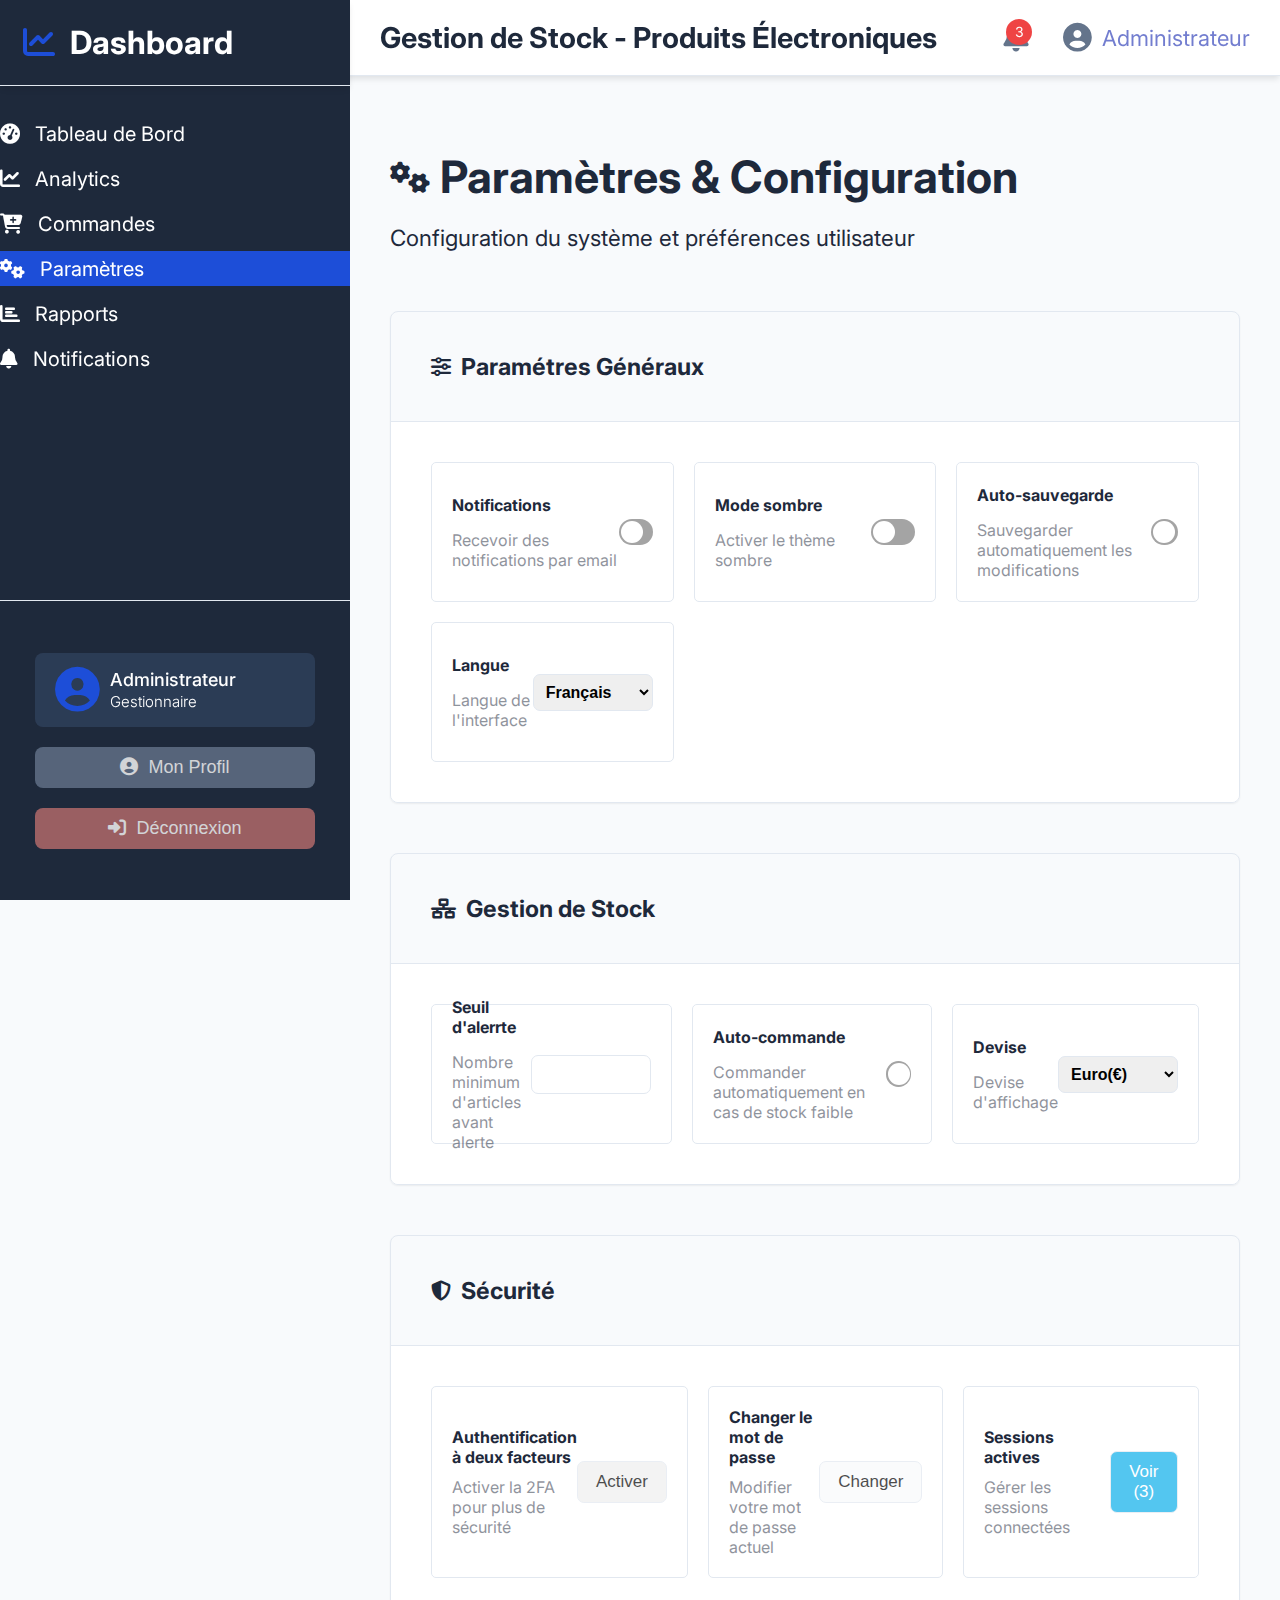
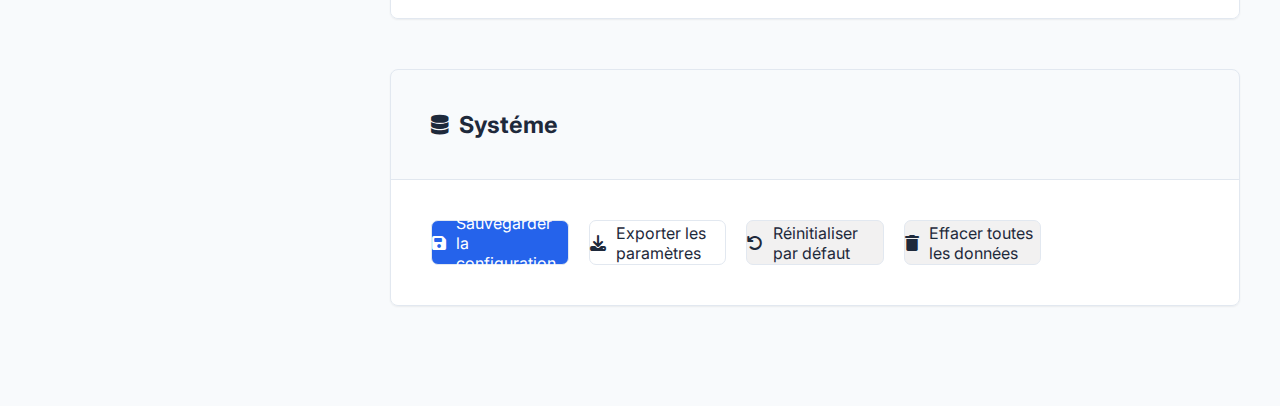
<file: parametre.html>
<!DOCTYPE html>
<html lang="fr">
<head>
    <meta charset="UTF-8">
    <meta name="viewport" content="width=device-width, initial-scale=1.0">
    <title>Stock - Manager</title>
    <link rel="stylesheet" href="parametre.css">
    <link rel="stylesheet" href="https://cdnjs.cloudflare.com/ajax/libs/font-awesome/6.5.0/css/all.min.css">
</head>
<body>
   <header>
         <nav class="navigateur"> 
            <div class="logo">
                <a href="#menu" class="open-menu">
                    <i class="fa-solid fa-bars"></i>
                </a>
                <p class="p">Gestion de Stock - Produits Électroniques</p>
            </div>
            <div class="admis">
                
                <div class="ic">
                    <div class="num">3</div>
                    <i class="fa-solid fa-bell"></i>
                </div>
                <div class="profit">
                    <a href=""><i class="fa-solid fa-circle-user"></i></a>
                    <p>Administrateur</p>
                </div>
            </div>
        </nav>
   </header>
   <main>
        <aside class="sidebar" id="menu">
            <div class="logo_2">
                <div class="logo_2_icon"><i class="fa-solid fa-chart-line"></i></div>
                <p>Dashboard</p>
            </div>
            <ul class="link">
               <a href="table.html">
                    <li class="link_1">
                        <i class="fa-solid fa-gauge-high"></i>
                        <p>Tableau de Bord</p>
                    </li>
                </a>
                <a href="analytics.html">
                    <li class="link_1">
                        <i class="fa-solid fa-chart-line"></i>
                        <p>Analytics</p>
                    </li>
                </a>
                <a href="commande.html">
                    <li class="link_1">
                        <i class="fa-solid fa-cart-plus"></i>
                        <p>Commandes</p>
                    </li>
                </a>
                <a href="#az" id="az">
                    <li class="link_1">
                        <i class="fa-solid fa-gears"></i>
                        <p>Paramètres</p>
                    </li>
                </a>
                <a href="rapport.html">
                    <li class="link_1">
                        <i class="fa-solid fa-chart-bar"></i>
                        <p>Rapports</p>
                    </li>
                </a>
                <a href="notif.html" >
                    <li class="link_1">
                        <i class="fa-solid fa-bell"></i>
                        <p>Notifications</p>
                    </li>
                </a>
            </ul>
            <div class="footer">
                <div class="footer_admis_A">
                    <div class="icon_a"><i class="fa-solid fa-circle-user"></i></div>
                    <div class="verifi">
                        <p>Administrateur</p>
                        <span>Gestionnaire</span>
                    </div>
                </div>
                  <button class="footer_admis_B">
                    <div><i class="fa-solid fa-circle-user"></i></div>
                    <div class="verifi">
                        <a href="#section_2"><p>Mon Profil</p></a>
                    </div>
                </button>
                  <button class="footer_admis_C" onclick="window.location.href='../index.html'">
                    <div><i class="fa-solid fa-right-to-bracket"></i></div>
                    <div class="verifi">
                        <p>Déconnexion</p>
                    </div>
                </button>
            </div>
        </aside>

        <section id="section">
            <div class="ligne_1">
                <div class="ligne_1_1">
                   <i class="fa-solid fa-gears"></i><h1>Paramètres & Configuration</h1>
                </div>
                <p>Configuration du système et préférences utilisateur</p>
            </div>
            <div class="para_card">
                <div class="para_card_1">
                    <i class="fa-solid fa-sliders"></i>
                    <h3>Paramétres Généraux</h3>
                </div>
                <div class="para_card_2">
                    <div class="contenu">
                        <div class="p_c_1">
                            <h4>Notifications</h4>
                            <p>Recevoir des notifications par email</p>
                        </div>
                        <label class="p_c_2" id="p_c_2">
                            <input type="checkbox" id="p_c_2">
                            <div class="choix"></div>
                        </label>
                    </div>
                     <div class="contenu">
                        <div class="p_c_1">
                            <h4>Mode sombre</h4>
                            <p>Activer le thème sombre</p>
                        </div>
                        <label class="p_c_2" id="p_c_2">
                            <input type="checkbox" id="p_c_2">
                            <div class="choix"></div>
                        </label>
                    </div>
                     <div class="contenu">
                        <div class="p_c_1">
                            <h4>Auto-sauvegarde</h4>
                            <p>Sauvegarder automatiquement les modifications</p>
                        </div>
                        <label class="p_c_2" id="p_c_2">
                            <input type="checkbox" id="p_c_2">
                            <div class="choix"></div>
                        </label>
                    </div>
                     <div class="contenu">
                        <div class="p_c_1">
                            <h4>Langue</h4>
                            <p>Langue de l'interface</p>
                        </div>
                        <div class="p_c_2_2">
                            <select name="" id="">
                                <option value="Français" selected="Français">Français</option>
                                <option value="English">English</option>
                                <option value="Español">Español</option>
                                <option value="Arabe">Arabe</option>
                            </select>
                        </div>
                    </div>
                   
                </div>
            </div>
             <div class="para_card">
                <div class="para_card_1">
                     <i class="fa-solid fa-network-wired"></i>
                    <h3>Gestion de Stock</h3>
                </div>
                <div class="para_card_2">
                     <div class="contenu">
                        <div class="p_c_1">
                            <h4>Seuil d'alerrte</h4>
                            <p>Nombre minimum d'articles avant alerte</p>
                        </div>
                        <div class="p_c_2_2">
                            <input type="number">
                        </div>
                    </div>
                     <div class="contenu">
                        <div class="p_c_1">
                            <h4>Auto-commande</h4>
                            <p>Commander automatiquement en cas de stock faible</p>
                        </div>
                        <label class="p_c_2" id="p_c_2">
                            <input type="checkbox" id="p_c_2">
                            <div class="choix"></div>
                        </label>
                    </div>
                     <div class="contenu">
                        <div class="p_c_1">
                            <h4>Devise</h4>
                            <p>Devise d'affichage</p>
                        </div>
                        <div class="p_c_2_2">
                            <select name="" id="">
                                <option value="Euro(€)" selected="Euro(€)">Euro(€)</option>
                                <option value="Dollard($)">Dollar($)</option>
                                <option value="Livres Sterling(£)">Livres Sterling(£)</option>
                                <option value="Yen(¥)">Yen(¥)</option>
                            </select>
                        </div>
                    </div>
                   
                </div>
            </div>
            <div class="para_card">
                <div class="para_card_1">
                    <i class="fa-solid fa-shield-halved"></i>
                    <h3>Sécurité</h3>
                </div>
                <div class="para_card_2">
                     <div class="contenu" id="contenu">
                        <div class="p_c_1">
                            <h4>Authentification à deux facteurs</h4>
                            <p>Activer la 2FA pour plus de sécurité</p>
                        </div>
                        <button class="b_n_t">
                            <p>Activer</p>
                        </button>
                    </div>
                     <div class="contenu" id="contenu">
                        <div class="p_c_1">
                            <h4>Changer le mot de passe</h4>
                            <p>Modifier votre mot de passe actuel</p>
                        </div>
                        <button class="b_n_t" id="b_n_t_1">
                            <p>Changer</p>
                        </button>
                    </div>
                     <div class="contenu" id="contenu">
                        <div class="p_c_1">
                            <h4>Sessions actives</h4>
                            <p>Gérer les sessions connectées</p>
                        </div>
                        <button class="b_n_t" id="b_n_t_2">
                            <p>Voir (3)</p>
                        </button>
                    </div>
                   
                </div>
            </div>
            <div class="para_card">
                <div class="para_card_1">
                    <i class="fa-solid fa-database"></i>
                    <h3>Systéme</h3>
                </div>
                <div class="para_card_2" id="fin">
                    <div class="fin" id="f_1">
                        <i class="fa-solid fa-floppy-disk"></i>
                        <p>Sauvegarder la configuration</p>
                    </div>   
                    <div class="fin">
                        <i class="fa-solid fa-download"></i>
                        <p>Exporter les paramètres</p>
                    </div>   
                    <div class="fin" id="f_2">
                        <i class="fa-solid fa-arrow-rotate-left"></i>
                        <p>Réinitialiser par défaut</p>
                    </div>
                    <div class="fin" id="f_2">
                        <i class="fa-solid fa-trash"></i>
                        <p>Effacer toutes les données</p>
                    </div>      
                </div>
            </div>
        </section>
   </main>
   <main>
    <section class="section_2" id="section_2">
            <div class="mon_profil">
                <div class="partie_1">
                    <div class="p_t_1">
                        <i class="fa-solid fa-circle-user"></i>
                        <p>Mon Profil</p>
                   </div>
                   <a href="#az">
                        <i class="fa-solid fa-xmark"></i>
                    </a>
                </div>
                <div class="partie_2">
                    <div class="p_t_2">
                        <i class="fa-solid fa-circle-user"></i>
                        <button>Changer la photo</button>
                    </div>
                </div>
                <div class="partie_3">
                    <div class="axe">
                        <div class="p_t_3">
                            <label for="Nom">Nom : </label>
                            <input type="text" placeholder="Administrateur" name="Nom">
                        </div>
                        <div class="p_t_3">
                            <label for="Nom">Prénom : </label>
                            <input type="text" placeholder="Jean" name="Nom">
                        </div>
                    
                        <div class="p_t_3">
                            <label for="Nom">Email : </label>
                            <input type="email" placeholder="admin@dashboard.com" name="Nom">
                        </div>
                        <div class="p_t_3">
                            <label for="Nom">Téléphone : </label>
                            <input type="tel" placeholder="+33 6 12 34 56 78" name="Nom">
                        </div>
                    </div>
                    <div class="p_t_3">
                        <label for="Nom">Rôle : </label>
                        <input type="text" placeholder="Gestionnaire" name="Nom">
                    </div>
                    <div class="p_t_3">
                        <label for="Nom">Dernière connexion : </label>
                        <input type="datetime" placeholder="15 Janvier 2024 à 14:30" name="Nom">
                    </div>
                </div>
                <div class="partie_4">
                    <a href="#az"><button>Fermer</button></a>
                    <button class="bleu">Sauvegarder</button>
                </div>
            </div>
        </section>
   </main>
</body>
</html>
</file>
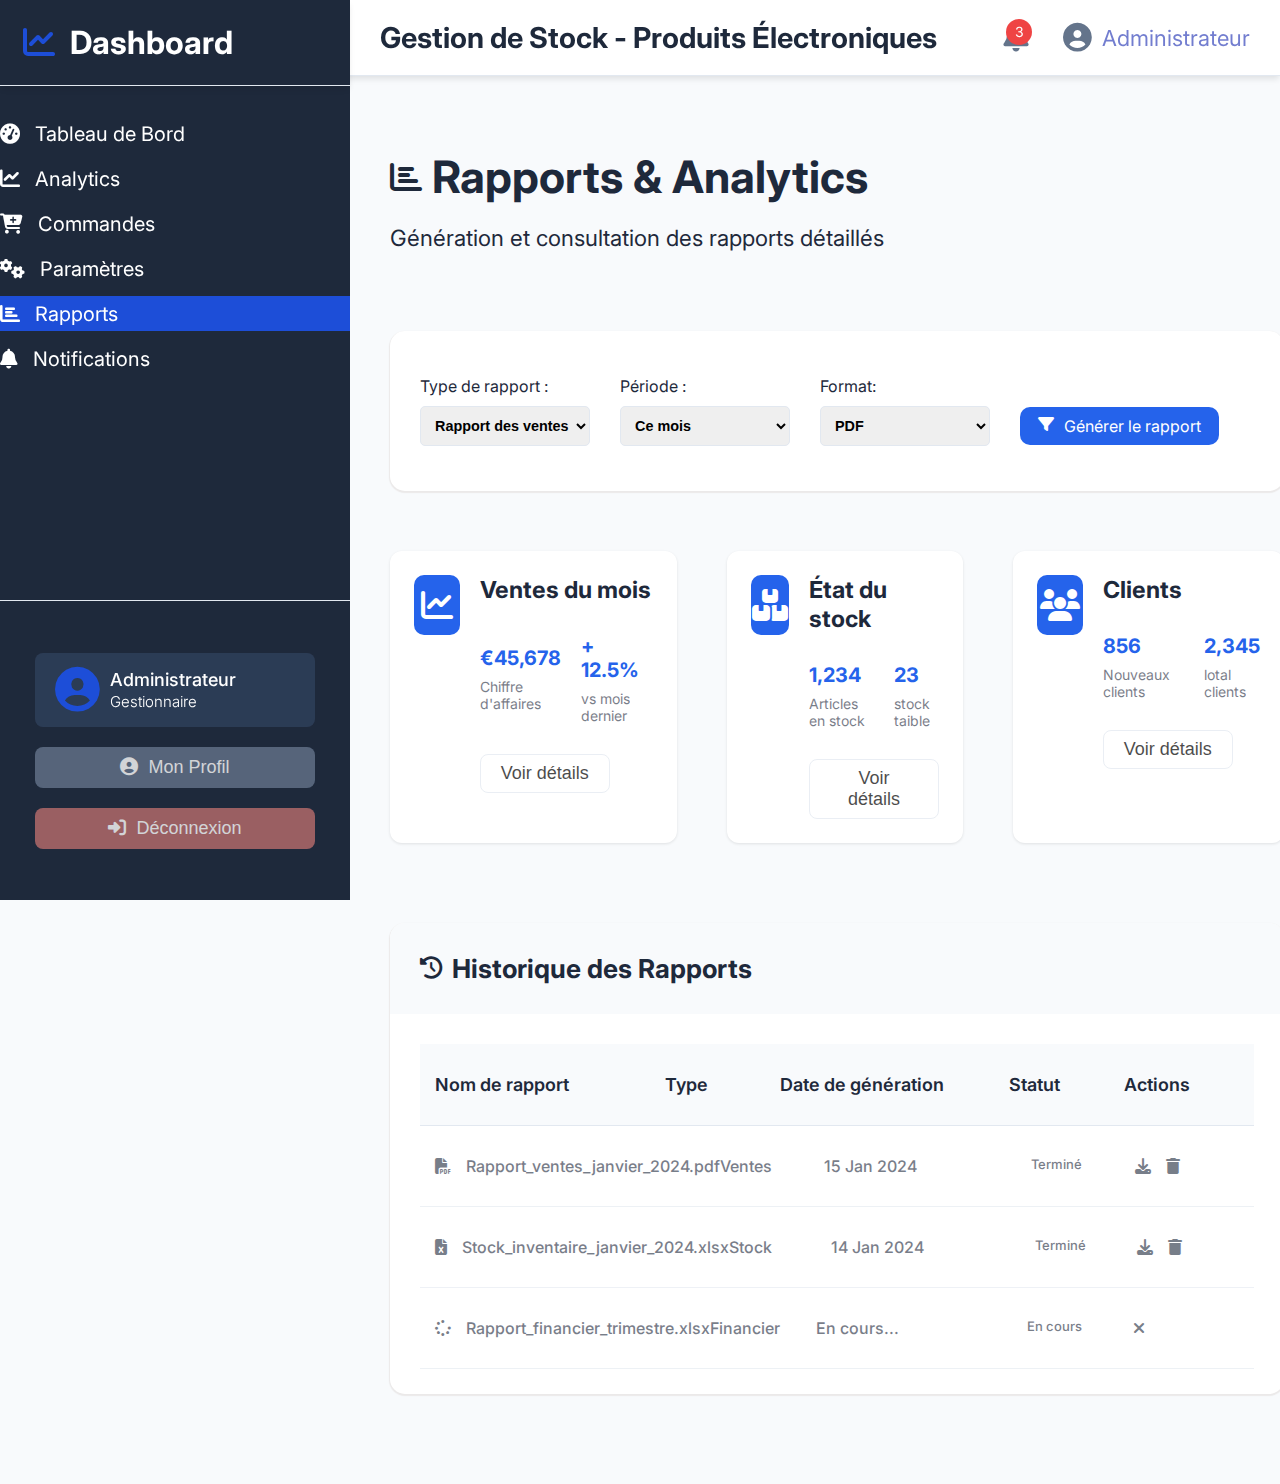
<file: rapport.html>
<!DOCTYPE html>
<html lang="fr">
<head>
    <meta charset="UTF-8">
    <meta name="viewport" content="width=device-width, initial-scale=1.0">
    <title>Stock - Manager</title>
    <link rel="stylesheet" href="parametre.css">
    <link rel="stylesheet" href="https://cdnjs.cloudflare.com/ajax/libs/font-awesome/6.5.0/css/all.min.css">
</head>
<body>
   <header>
         <nav class="navigateur"> 
            <div class="logo">
                <a href="#menu" class="open-menu">
                    <i class="fa-solid fa-bars"></i>
                </a>
                <p class="p">Gestion de Stock - Produits Électroniques</p>
            </div>
            <div class="admis">
                
                <div class="ic">
                    <div class="num">3</div>
                    <i class="fa-solid fa-bell"></i>
                </div>
                <div class="profit">
                    <a href=""><i class="fa-solid fa-circle-user"></i></a>
                    <p>Administrateur</p>
                </div>
            </div>
        </nav>
   </header>
   <main>
        <aside class="sidebar" id="menu">
            <div class="logo_2">
                <div class="logo_2_icon"><i class="fa-solid fa-chart-line"></i></div>
                <p>Dashboard</p>
            </div>
            <ul class="link">
               <a href="table.html">
                    <li class="link_1">
                        <i class="fa-solid fa-gauge-high"></i>
                        <p>Tableau de Bord</p>
                    </li>
                </a>
                <a href="analytics.html">
                    <li class="link_1">
                        <i class="fa-solid fa-chart-line"></i>
                        <p>Analytics</p>
                    </li>
                </a>
                <a href="commande.html">
                    <li class="link_1">
                        <i class="fa-solid fa-cart-plus"></i>
                        <p>Commandes</p>
                    </li>
                </a>
                <a href="parametre.html" >
                    <li class="link_1">
                        <i class="fa-solid fa-gears"></i>
                        <p>Paramètres</p>
                    </li>
                </a>
                <a href="#az" id="az">
                    <li class="link_1">
                        <i class="fa-solid fa-chart-bar"></i>
                        <p>Rapports</p>
                    </li>
                </a>
                <a href="notif.html">
                    <li class="link_1">
                        <i class="fa-solid fa-bell"></i>
                        <p>Notifications</p>
                    </li>
                </a>
            </ul>
            <div class="footer">
                <div class="footer_admis_A">
                    <div class="icon_a"><i class="fa-solid fa-circle-user"></i></div>
                    <div class="verifi">
                        <p>Administrateur</p>
                        <span>Gestionnaire</span>
                    </div>
                </div>
                  <button class="footer_admis_B">
                    <div><i class="fa-solid fa-circle-user"></i></div>
                    <div class="verifi">
                        <a href="#section_2"><p>Mon Profil</p></a>
                    </div>
                </button>
                  <button class="footer_admis_C" onclick="window.location.href='../index.html'">
                    <div><i class="fa-solid fa-right-to-bracket"></i></div>
                    <div class="verifi">
                        <p>Déconnexion</p>
                    </div>
                </button>
            </div>
        </aside>

        <section id="section">
            <div class="ligne_1">
                <div class="ligne_1_1">
                   <i class="fa-solid fa-chart-bar"></i><h1>Rapports & Analytics</h1>
                </div>
                <p>Génération et consultation des rapports détaillés</p>
            </div>
             <div class="ligne_3">
                <div class="ligne_3_1">
                    <div class="input">
                        <div>Type de rapport :</div>
                        <select name="" id="">
                            <option value="Toutes" selected="Toutes">Rapport des ventes</option>
                            <option value="">Rapport de stock</option>
                            <option value="">Rapport Financier</option>
                            <option value="">Rapport clients</option>
                           
                        </select>
                    </div>
                    <div class="input">
                        <div>Période :</div>
                        <select name="" id="">
                            <option value="">Aujourd'hui</option>
                            <option value="">Cette semaine</option>
                            <option value="Toutes" selected="Toutes">Ce mois</option>
                            <option value="">Ce trimestre</option>
                            <option value="">Cette année</option>     
                        </select>
                    </div>
                    <div class="input">
                        <div>Format:</div>
                        <select name="" id="">
                            <option value="Toutes" selected="Toutes">PDF</option>
                            <option value="">Excel</option>
                            <option value="">CSV</option>
                         
                        </select>
                    </div>
                    <div class="input">
                        <div class="none">.</div>
                        <div class="fil">
                            <i class="fa-solid fa-filter"></i>
                            <p>Générer le rapport</p>
                        </div>
                    </div>
                </div>
            <div class="ligne_2" id="ligne_2">
                <div class="grid">
                    <div class="ligne_2_1">
                        <i class="fa-solid fa-chart-line"></i>
                    </div>
                    <div class="ligne_2_2 a">
                        <h3>Ventes du mois</h3>
                        <div class="euro">
                            <div class="e">
                                <span>€45,678</span>
                                <p>Chiffre d'affaires</p>
                            </div>
                            <div class="e">
                                <span>+ 12.5%</span>
                                <p>vs mois dernier</p>
                            </div>
                        </div>
                        <button>Voir détails</button>
                    </div>
                </div>
                <div class="grid">
                    <div class="ligne_2_1 b">
                        <i class="fa-solid fa-boxes-stacked"></i>
                    </div>
                    <div class="ligne_2_2 a">
                        <h3>État du stock</h3>
                        <div class="euro">
                            <div class="e">
                                <span>1,234</span>
                                <p>Articles en stock</p>
                            </div>
                            <div class="e">
                                <span>23</span>
                                <p>stock taible</p>
                            </div>
                        </div>
                        <button>Voir détails</button>
                    </div>
                </div>
                <div class="grid">
                    <div class="ligne_2_1 c">
                      <i class="fa-solid fa-users"></i>
                    </div>
                     <div class="ligne_2_2 a">
                        <h3>Clients</h3>
                        <div class="euro">
                            <div class="e">
                                <span>856</span>
                                <p>Nouveaux clients</p>
                            </div>
                            <div class="e">
                                <span>2,345</span>
                                <p>lotal clients</p>
                            </div>
                        </div>
                        <button>Voir détails</button>
                    </div>
                </div>
                
            </div>
            <div class="central" id="central">
                <div class="table" id="l_3">
                    <i class="fa-solid fa-clock-rotate-left"></i>
                    <h3>Historique des Rapports</h3>  
                </div>
                        <div class="lign_1" id="lign_1">
                            <div>Nom de rapport</div>
                            <div>Type</div>
                            <div>Date de génération</div>
                            <div>Statut</div>
                            <div>Actions</div>
                        </div>
                         <div class="lign_1">
                           <div class="li_1">
                                <i class="fa-solid fa-file-pdf"></i>
                                <p>Rapport_ventes_janvier_2024.pdf</p>
                            </div>
                            <div>Ventes</div>
                            <div>15 Jan 2024</div>
                            <span>Terminé</span>
                            <div class="li_1">
                                <i class="fa-solid fa-download"></i>
                                <i class="fa-solid fa-trash"></i>
                            </div>
                        </div>
                         <div class="lign_1">
                            <div class="li_1">
                                <i class="fa-solid fa-file-excel"></i>
                                <p>Stock_inventaire_janvier_2024.xlsx</p>
                            </div>
                            <div>Stock</div>
                            <div>14 Jan 2024</div>
                            <span>Terminé</span>
                            <div class="li_1">
                                <i class="fa-solid fa-download"></i>
                                <i class="fa-solid fa-trash"></i>
                            </div>
                        </div>
                         <div class="lign_1">
                            <div class="li_1">
                                <i class="fa-solid fa-spinner"></i>
                                <p>Rapport_financier_trimestre.xlsx</p>
                            </div>
                            <div>Financier</div>
                            <div>En cours...</div>
                            <span>En cours</span>
                            <div class="li_1">
                                <i class="fa-solid fa-xmark"></i>
                            </div>
                        </div>
            
            </div>
           
        </section>
   </main>
   <main>
    <section class="section_2" id="section_2">
            <div class="mon_profil">
                <div class="partie_1">
                    <div class="p_t_1">
                        <i class="fa-solid fa-circle-user"></i>
                        <p>Mon Profil</p>
                   </div>
                   <a href="#az">
                        <i class="fa-solid fa-xmark"></i>
                    </a>
                </div>
                <div class="partie_2">
                    <div class="p_t_2">
                        <i class="fa-solid fa-circle-user"></i>
                        <button>Changer la photo</button>
                    </div>
                </div>
                <div class="partie_3">
                    <div class="axe">
                        <div class="p_t_3">
                            <label for="Nom">Nom : </label>
                            <input type="text" placeholder="Administrateur" name="Nom">
                        </div>
                        <div class="p_t_3">
                            <label for="Nom">Prénom : </label>
                            <input type="text" placeholder="Jean" name="Nom">
                        </div>
                    
                        <div class="p_t_3">
                            <label for="Nom">Email : </label>
                            <input type="email" placeholder="admin@dashboard.com" name="Nom">
                        </div>
                        <div class="p_t_3">
                            <label for="Nom">Téléphone : </label>
                            <input type="tel" placeholder="+33 6 12 34 56 78" name="Nom">
                        </div>
                    </div>
                    <div class="p_t_3">
                        <label for="Nom">Rôle : </label>
                        <input type="text" placeholder="Gestionnaire" name="Nom">
                    </div>
                    <div class="p_t_3">
                        <label for="Nom">Dernière connexion : </label>
                        <input type="datetime" placeholder="15 Janvier 2024 à 14:30" name="Nom">
                    </div>
                </div>
                <div class="partie_4">
                    <a href="#az"><button>Fermer</button></a>
                    <button class="bleu">Sauvegarder</button>
                </div>
            </div>
        </section>
   </main>
</body>
</html>
</file>
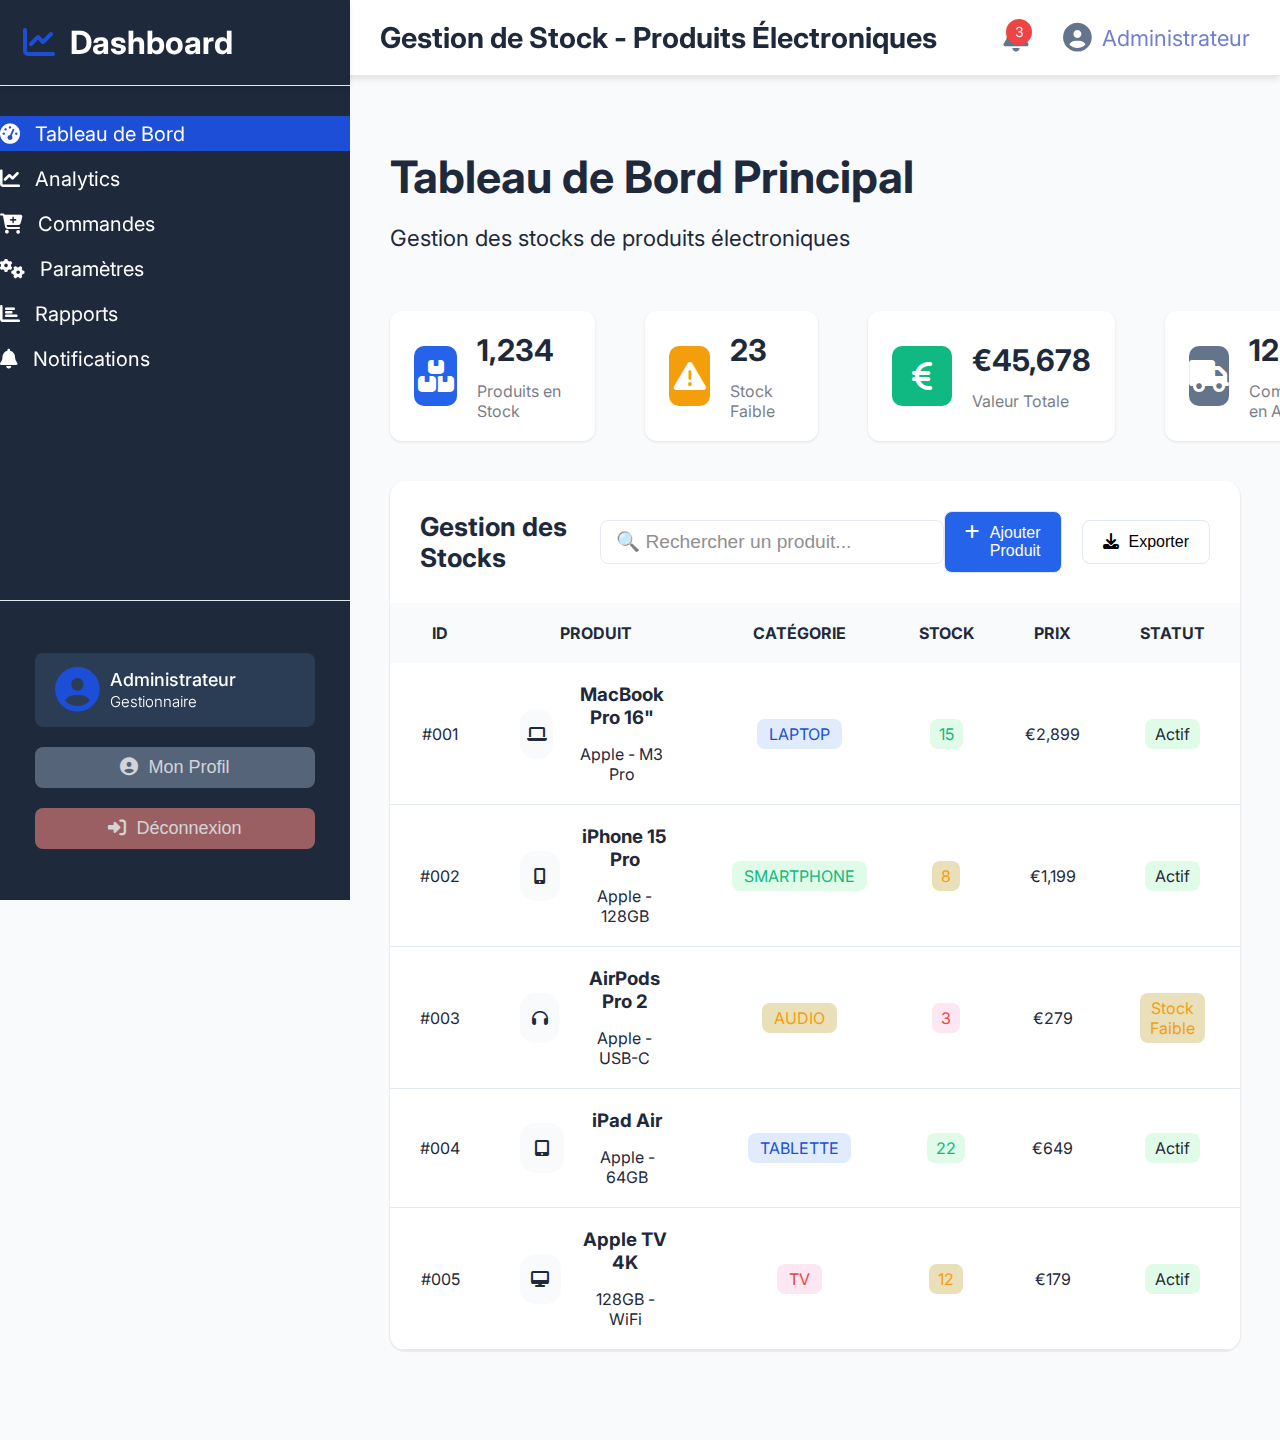
<file: table.html>
<!DOCTYPE html>
<html lang="fr">
<head>
    <meta charset="UTF-8">
    <meta name="viewport" content="width=device-width, initial-scale=1.0">
    <title>Stock - Manager</title>
    <link rel="stylesheet" href="table.css">
    <link rel="stylesheet" href="https://cdnjs.cloudflare.com/ajax/libs/font-awesome/6.5.0/css/all.min.css">
</head>
<body>
   <header>
        <nav class="navigateur"> 
            <div class="logo">
                <a href="#menu" class="open-menu">
                    <i class="fa-solid fa-bars"></i>
                </a>
                <p class="p">Gestion de Stock - Produits Électroniques</p>
            </div>
            <div class="admis">
                
                <div class="ic">
                    <div class="num">3</div>
                    <i class="fa-solid fa-bell"></i>
                </div>
                <div class="profit">
                    <a href=""><i class="fa-solid fa-circle-user"></i></a>
                    <p>Administrateur</p>
                </div>
            </div>
        </nav>
   </header>
   <main>
        <aside class="sidebar" id="menu">
            <!-- <a href="#close" class="close"><i class="fa-solid fa-xmark"></i></a> -->
            <div class="logo_2">
                <div class="logo_2_icon"><i class="fa-solid fa-chart-line"></i></div>
                <p>Dashboard</p>
            </div>
             <ul class="link">
               <a href="#az" id="az" >
                    <li class="link_1">
                        <i class="fa-solid fa-gauge-high"></i>
                        <p>Tableau de Bord</p>
                    </li>
                </a>
                <a href="analytics.html">
                    <li class="link_1">
                        <i class="fa-solid fa-chart-line"></i>
                        <p>Analytics</p>
                    </li>
                </a>
                <a href="commande.html">
                    <li class="link_1">
                        <i class="fa-solid fa-cart-plus"></i>
                        <p>Commandes</p>
                    </li>
                </a>
                <a href="parametre.html">
                    <li class="link_1">
                        <i class="fa-solid fa-gears"></i>
                        <p>Paramètres</p>
                    </li>
                </a>
                <a href="rapport.html">
                    <li class="link_1">
                        <i class="fa-solid fa-chart-bar"></i>
                        <p>Rapports</p>
                    </li>
                </a>
                <a href="notif.html">
                    <li class="link_1">
                        <i class="fa-solid fa-bell"></i>
                        <p>Notifications</p>
                    </li>
                </a>
            </ul>
            </ul>
            <div class="footer">
                <div class="footer_admis_A">
                    <div class="icon_a"><i class="fa-solid fa-circle-user"></i></div>
                    <div class="verifi">
                        <p>Administrateur</p>
                        <span>Gestionnaire</span>
                    </div>
                </div>
                  <button class="footer_admis_B">
                    <div><i class="fa-solid fa-circle-user"></i></div>
                    <div class="verifi">
                        <a href="#section_2"><p>Mon Profil</p></a>
                    </div>
                </button>
                  <button class="footer_admis_C" onclick="window.location.href='index.html'">
                    <div><i class="fa-solid fa-right-to-bracket"></i></div>
                    <div class="verifi">
                        <p>Déconnexion</p>
                    </div>
                </button>
            </div>
        </aside>

        <section id="section">
            <div class="ligne_1">
                <div class="ligne_1_1">
                   <h1>Tableau de Bord Principal</h1>
                </div>
                <p>Gestion des stocks de produits électroniques</p>
            </div>
            <div class="ligne_2" id="l_2">
                <div class="grid" id="grid_1">
                    <div class="ligne_2_1">
                      <i class="fa-solid fa-boxes-stacked"></i>
                    </div>
                    <div class="ligne_2_2 a">
                        <h2 class="num">1,234</h2>
                        <p>Produits en Stock</p>
                    </div>
                </div>
                <div class="grid" id="grid_2">
                    <div class="ligne_2_1 b">
                        <i class="fa-solid fa-triangle-exclamation"></i>
                    </div>
                    <div class="ligne_2_2">
                        <h2 class="num">23</h2>
                        <p>Stock Faible</p>
                    </div>
                </div>
                <div class="grid" id="grid_3">
                    <div class="ligne_2_1 c">
                       <i class="fa-solid fa-euro-sign"></i>
                    </div>
                    <div class="ligne_2_2">
                        <h2 class="num">€45,678</h2>
                        <p>Valeur Totale</p>
                    </div>
                </div>
                <div class="grid" id="grid_4">
                    <div class="ligne_2_1 d">
                      <i class="fa-solid fa-truck"></i>
                    </div>
                    <div class="ligne_2_2">
                        <h2 class="num">12</h2>
                        <p>Commandes en Attente</p>
                    </div>
                </div>
            </div>
            <div class="central">
                <div class="table" id="l_3">
                    <h3>Gestion des Stocks</h3>
                    <input type="text" placeholder=" 🔍 Rechercher un produit...">
                    <div class="button">
                        <button class="bnt_1">
                            <a href="">
                                <i class="fa-solid fa-plus"></i>
                                <p>Ajouter Produit</p>
                            </a>
                        </button>
                        <button class="bnt_2">
                            <a href="">
                                <i class="fa-solid fa-download"></i>
                                <p>Exporter</p>
                            </a>
                        </button>
                    </div>
                </div>
                <table class="Tableau">
                    <tbody >
                        <tr class="lign">
                            <th>ID</th>
                            <th>PRODUIT</th>
                            <th>CATÉGORIE</th>
                            <th>STOCK</th>
                            <th>PRIX</th>
                            <th>STATUT</th>
                            <th>ACTIONS</th>
                        </tr>
                    </tbody>
                    <tbody >
                        <tr class="lign2">
                            <td class="n_1">#001</td>
                            <td class="n_2">
                                <div class="cent_1" id="cent">
                                <div class="mac"><i class="fa-solid fa-laptop"></i></div>
                                <div class="nom">
                                    <h3>MacBook Pro 16"</h3>
                                    <p>Apple - M3 Pro</p>
                                </div>
                                </div>
                            </td>
                            <td class="n_3">
                                <div class="cent">
                                    <p class="bleu">LAPTOP</p>
                                </div>
                            </td>
                            <td class="n_4">
                                <div class="cent">
                                    <p class="vert">15</p>
                                </div>
                            </td>
                            <td class="n_5">
                                <div class="cent">
                                    <p>€2,899</p>
                                </div>
                            </td>
                            <td class="n_6">
                                <div class="cent">
                                    <p>Actif</p>
                                </div>
                            </td>
                            <td class="n_7">
                                <div class="cent">
                                    <i class="fa-solid fa-pen-to-square"></i>
                                    <i class="fa-solid fa-trash"></i>
                                </div>
                            </td>
                        </tr>
                         <tr class="lign2" id="lign2">
                            <td class="n_1">#002</td>
                            <td class="n_2">
                                <div class="cent_1" id="cent">
                                <div class="mac"><i class="fa-solid fa-mobile-screen-button"></i></div>
                                <div class="nom">
                                    <h3>iPhone 15 Pro</h3>
                                    <p>Apple - 128GB</p>
                                </div>
                                </div>
                            </td>
                            <td class="n_3" id="n_3">
                                <div class="cent">
                                    <p class="vert">SMARTPHONE</p>
                                </div>
                            </td>
                            <td class="n_4" id="n_4">
                                <div class="cent">
                                    <p class="orange">8</p>
                                </div>
                            </td>
                            <td class="n_5">
                                <div class="cent">
                                    <p>€1,199</p>
                                </div>
                            </td>
                            <td class="n_6">
                                <div class="cent">
                                    <p>Actif</p>
                                </div>
                            </td>
                            <td class="n_7">
                                <div class="cent">
                                    <i class="fa-solid fa-pen-to-square"></i>
                                    <i class="fa-solid fa-trash"></i>
                                </div>
                            </td>
                        </tr>
                         <tr class="lign2">
                            <td class="n_1">#003</td>
                            <td class="n_2">
                                <div class="cent_1" id="cent">
                                <div class="mac"><i class="fa-solid fa-headphones"></i></div>
                                <div class="nom">
                                    <h3>AirPods Pro 2</h3>
                                    <p>Apple - USB-C</p>
                                </div>
                                </div>
                            </td>
                            <td class="n_3" id="n_3">
                                <div class="cent">
                                    <p class="orange">AUDIO</p>
                                </div>
                            </td>
                            <td class="n_4" id="n_4">
                                <div class="cent">
                                    <p class="rouge">3</p>
                                </div>
                            </td>
                            <td class="n_5">
                                <div class="cent">
                                    <p>€279</p>
                                </div>
                            </td>
                            <td class="n_6">
                                <div class="cent">
                                    <p class="orange">Stock Faible</p>
                                </div>
                            </td>
                            <td class="n_7">
                                <div class="cent">
                                    <i class="fa-solid fa-pen-to-square"></i>
                                    <i class="fa-solid fa-trash"></i>
                                </div>
                            </td>
                        </tr>
                         <tr class="lign2">
                            <td class="n_1">#004</td>
                            <td class="n_2">
                                <div class="cent_1" id="cent">
                                <div class="mac"><i class="fa-solid fa-tablet-screen-button"></i></div>
                                <div class="nom">
                                    <h3>iPad Air</h3>
                                    <p>Apple - 64GB</p>
                                </div>
                                </div>
                            </td>
                            <td class="n_3">
                                <div class="cent">
                                    <p class="bleu">TABLETTE</p>
                                </div>
                            </td>
                            <td class="n_4">
                                <div class="cent">
                                    <p class="vert">22</p>
                                </div>
                            </td>
                            <td class="n_5">
                                <div class="cent">
                                    <p>€649</p>
                                </div>
                            </td>
                            <td class="n_6">
                                <div class="cent">
                                    <p>Actif</p>
                                </div>
                            </td>
                            <td class="n_7">
                                <div class="cent">
                                    <i class="fa-solid fa-pen-to-square"></i>
                                    <i class="fa-solid fa-trash"></i>
                                </div>
                            </td>
                        </tr>
                         <tr class="lign2">
                            <td class="n_1">#005</td>
                            <td class="n_2">
                                <div class="cent_1" id="cent">
                                <div class="mac"><i class="fa-solid fa-desktop"></i></div>
                                <div class="nom">
                                    <h3>Apple TV 4K</h3>
                                    <p>128GB - WiFi</p>
                                </div>
                                </div>
                            </td>
                            <td class="n_3" id="n_3">
                                <div class="cent">
                                    <p class="rouge">TV</p>
                                </div>
                            </td>
                            <td class="n_4" id="n_4">
                                <div class="cent">
                                    <p class="orange">12</p>
                                </div>
                            </td>
                            <td class="n_5">
                                <div class="cent">
                                    <p>€179</p>
                                </div>
                            </td>
                            <td class="n_6">
                                <div class="cent">
                                    <p>Actif</p>
                                </div>
                            </td>
                            <td class="n_7">
                                <div class="cent">
                                    <i class="fa-solid fa-pen-to-square"></i>
                                    <i class="fa-solid fa-trash"></i>
                                </div>
                            </td>
                        </tr>
                    </tbody>
                </table>
            </div>
        </section>
   </main>
   <main>
    <section class="section_2" id="section_2">
            <div class="mon_profil">
                <div class="partie_1">
                    <div class="p_t_1">
                        <i class="fa-solid fa-circle-user"></i>
                        <p>Mon Profil</p>
                   </div>
                   <a href="#az">
                        <i class="fa-solid fa-xmark"></i>
                    </a>
                </div>
                <div class="partie_2">
                    <div class="p_t_2">
                        <i class="fa-solid fa-circle-user"></i>
                        <button>Changer la photo</button>
                    </div>
                </div>
                <div class="partie_3">
                    <div class="axe">
                        <div class="p_t_3">
                            <label for="Nom">Nom : </label>
                            <input type="text" placeholder="Administrateur" name="Nom">
                        </div>
                        <div class="p_t_3">
                            <label for="Nom">Prénom : </label>
                            <input type="text" placeholder="Jean" name="Nom">
                        </div>
                    
                        <div class="p_t_3">
                            <label for="Nom">Email : </label>
                            <input type="email" placeholder="admin@dashboard.com" name="Nom">
                        </div>
                        <div class="p_t_3">
                            <label for="Nom">Téléphone : </label>
                            <input type="tel" placeholder="+33 6 12 34 56 78" name="Nom">
                        </div>
                    </div>
                    <div class="p_t_3">
                        <label for="Nom">Rôle : </label>
                        <input type="text" placeholder="Gestionnaire" name="Nom">
                    </div>
                    <div class="p_t_3">
                        <label for="Nom">Dernière connexion : </label>
                        <input type="datetime" placeholder="15 Janvier 2024 à 14:30" name="Nom">
                    </div>
                </div>
                <div class="partie_4">
                    <a href="#az"><button>Fermer</button></a>
                    <button class="bleu">Sauvegarder</button>
                </div>
            </div>
        </section>
   </main>
</body>
</html>
</file>
<file: analytics.css>
@import url('https://fonts.googleapis.com/css2?family=Inter:ital,opsz,wght@0,14..32,100..900;1,14..32,100..900&family=Poppins:ital,wght@0,100;0,200;0,300;0,400;0,500;0,600;0,700;0,800;0,900;1,100;1,200;1,300;1,400;1,500;1,600;1,700;1,800;1,900&family=Roboto:ital,wght@0,100..900;1,100..900&display=swap');
*{
    margin: 0;
    padding: 0;
    box-sizing: border-box;
}
:root{
    --Primary-color: #2563eb;
    --Primary-dark-color: #1d4ed8;
    --Secondary-color: #64748b;
    --Success-color: #10b981;
    --Warning-color: #f59e0b;
    --Danger-color: #ef4444;
    --Background-color:#f8fafc;
    --Sidebar--color: #1e293b;
    --Sidebar-Hover-color: #334155;
    --White-color: #ffffff;
    --Text-Primary-color: #1e293b;
    --Text-Secondary-color : #64748b;
    --Text-White-color: #ffffff; 
    --Border-color : #e2e8f0;
    --box-shadow-1: 0 1px 3px 0 rgba(0, 0, 0, 0.1);
    --box-shadow-2: 0 1px 2px 0 rgba(0, 0, 0, 0.06);
    --Shadow-Medium-1:0 4px 6px -1px rgba(0, 0, 0, 0.1);
    --Shadow-Medium-2:0 2px 4px -1px rgba(0, 0, 0, 0.06);
    --Shadow-Large-1:0 10px 15px -3px rgba(0, 0, 0, 0.1);
    --Shadow-Large-2:0 4px 6px -2px rgba(0, 0, 0, 0.05);
}
 
body{
    height: 100vh;
    font-family: 'Inter', 'Segoe UI', sans-serif,"Poppins","Inter";
    background: var(--Background-color);
    color: var(--Text-Primary-color);
}

select{
    outline-color: rgb(28, 28, 28);
}
header{
    width: 100vw;
    padding: 20px;
    background-color: var(--White-color);
    position: fixed;
    z-index: 1;
    box-shadow: var(--Shadow-Medium-1);
    border-bottom: 1px solid var(--Border-color);
}
.navigateur{
    display: flex;
    justify-content: space-between;
    align-items: center;
    margin-right: 10px;
    margin-left: 360px;
}
.navigateur .logo{
    font-weight: bold;
    font-size: 1.8rem;
}
.navigateur .logo i{
    display: none;
}
.navigateur .admis{
    display: flex;
    justify-content: center;
    align-items: center;
    gap: 35px;
    font-size: 22px;
}
.navigateur .admis{
    color: #4a58c1c6;
}
.admis i{
    font-size: 1.8rem;
    color: var(--Secondary-color);
    text-decoration: none;
    cursor: pointer;
}
.admis .ic{
    position: relative;
}
.admis .ic .num{
    display: flex;
    justify-content: center;
    align-items: center;
    width: 26px;
    height: 26px;
    border-radius: 50%;
    position: absolute;
    bottom: 8px;
    left: 3px;
    background-color: var(--Danger-color);
    color: var(--Text-White-color);
    font-size: 14px;
    cursor: pointer;
    animation: num 2.5s alternate infinite;
}
@keyframes num {
    0%, 100% { transform: scale(1); }
    50% { transform: scale(1.1); }
}
.navigateur .profit{
    display: flex;
    justify-content: center;
    align-items: center;
    gap: 10px;
}

.sidebar{
    min-height: 100vh;
    width: 350px;
    position: fixed;
    z-index: 2;
    background-color:  var(--Sidebar--color);
    color: var(--Text-White-color);
}
.sidebar .logo_2{
    display: flex;
    justify-content: flex-start;
    align-items: center;
    gap: 15px;
    border-bottom: 1px solid var(--Border-color);
    padding: 23px;
    font-size: 2rem;
    font-weight: bold;
    box-shadow: var(--Shadow-Medium-1);
}
.logo_2_icon{
    color: var(--Primary-dark-color);
}
.sidebar .link{
    margin-top: 30px;
    display: flex;
    flex-direction: column;
    gap: 10px;
    list-style: none;  
}
.sidebar .link a{
    text-decoration: none;
    color: var(--Text-White-color);
    width: 100%;
}
.sidebar .link_1{
    display: flex;
    align-items: center;
    justify-content: flex-start;
    gap: 15px;
    height: 35px;
    font-size: 20px;
    cursor: pointer;
    transition: 0.3s ease;
}
.sidebar .link a:hover{
    background-color: var(--Sidebar-Hover-color);
}
#az:is(:active, #az){
    background-color: var(--Primary-dark-color);
}
.sidebar .footer{
    display: flex;
    justify-content: center;
    align-items: center;
    flex-direction: column;
    position: absolute;
    height: 300px;
    width: 100%;
    border-top: 1px solid var(--Border-color);
    bottom: 0;
    gap: 20px;
}
.footer .footer_admis_A{
    display: flex;
    justify-content: start;
    align-items: center;
    padding: 0.625rem 1.25rem;
    border-radius: 0.5rem;
    width: 80%;
    gap: 10px;
    font-size: 18px;
    font-weight: 500;
    background-color: #3549679a;
    border: none;
    color: var(--text-white);  
    cursor: pointer;
}
.footer .footer_admis_B,
.footer .footer_admis_C{
    display: flex;
    justify-content: center;
    align-items: center;
    padding: 0.625rem 1.25rem;
    border-radius: 0.5rem;
    width: 80%;
    gap: 10px;
    font-size: 18px;
    font-weight: 500;
    background-color: var(--Secondary-color);
    border: none;
    cursor: pointer; 
    color: var(--text-white);
    opacity: 0.8;   
}
.footer_admis_B .verifi a{
    color: var(--Text-White-color);
    text-decoration: none;
}
.footer .footer_admis_C{
    border: 1px solid var(--Border-color);
    background: rgb(186, 109, 109);
    border: none;
    color: var(--Text-White-color);
    cursor: pointer;
}
.footer_admis_A .icon_a{
    font-size: 2.8rem;
    color: var(--Primary-dark-color);
}
.footer_admis_A span{
    font-size: 15px;
    font-weight: 300;
}
.footer .footer_admis_B:hover,
.footer .footer_admis_C:hover{
   opacity: 1;
}
section{
    height: auto;
    background-color: var(--Background-color);
    width: auto;
    margin-left: 350px;
    padding-top: 150px;
    padding-bottom: 50px;
    position: relative;

}
.ligne_1{
    display: flex;
    flex-direction: column;
    justify-content: start;
    gap: 20px;
    margin-bottom: 60px;
    margin-left: 40px;
    font-size: 1.4rem;
}
.ligne_1_1{
    display: flex;
    align-items: center;
    gap: 10px;  
}
.ligne_1_1 i{
    font-size: 2rem;
}
.ligne_2{
    display: grid;
    grid-template-columns: repeat(4, 1fr);
    margin: 40px;
    gap: 50px;
}

.ligne_2 .grid{
    width: auto;
    height: 120px;
    display: flex; 
    align-items: center;
    justify-content: start; 
    gap: 20px; 
    background: var(--White-color);  
    box-shadow: var(--box-shadow-1);
    padding: 1.5rem;
    border-radius: 0.75rem;
    transition: transform 0.2s ease;
}
.ligne_2 .grid:hover {
    transform: translateY(-2px);
    box-shadow: var(--Shadow-Large-1);
}
.ligne_2_1{
    display: flex;
    justify-content: center;
    align-items: center;
    width: 60px;
    height: 60px;
    border-radius: 10px;
    background-color: var(--Primary-color);
}
.b{
    background-color: var(--Danger-color);
}
.c{
    background-color: var(--Success-color);
}
.d{
    background-color: var(--Secondary-color);
}
.ligne_2_2{
    display: flex;
    flex-direction: column;
    align-items: start;
    justify-content: center;
    gap: 13px;
    font-size: 20px;
    font-weight: 300;
}
.ligne_2_2 .num{
    font-weight: bold;
}
.ligne_2_1 i{
    color: var(--Text-White-color);
    font-size: 2rem;
}

.ligne_3{
    display: grid;
    grid-template-columns: 1fr;
}
.ligne_3_1{
    height: 160px;
    margin: 20px 40px;
    padding: 30px;
    border-radius: 15px;
    box-shadow: 0 1px 1px 1px #ebe9e9;
    background-color: var(--White-color);
    display: flex;
    align-items: center;
    gap: 30px;    
}
.ligne_3_1 .input{
    display: flex;
    justify-content: center;
    flex-direction: column;
    gap: 10px;
}
.ligne_3_1 select{
    width: 170px;
    height: 40px;
    padding-left: 10px;
    border-radius: 5px;
    font-weight: bold;
    font-size: 0.9rem;
    border: 1px solid var(--Border-color);
}
.input .fil{
    padding: 9px 18px;
    border-radius: 10px;
    display: flex;
    justify-items: center;
    justify-content: center;
    gap: 10px;
    color: var(--Text-White-color);
    background-color: var(--Primary-color);
}
.input .none{
    opacity: 0;
}
.input .fil:hover{
    cursor: pointer;
    background-color: var(--Primary-dark-color);
}

.ligne_4{
    display: grid;
    grid-template-columns: 1fr;
    margin: 40px;
    width: auto;
    height: 190px;
    border-radius: 15px; 
    padding: 30px;
    background-color: var(--White-color); 
    box-shadow: 0 1px 1px 1px #ebe9e9;
    
}
.ligne_4 span{
    font-weight: 300;
    opacity: 0.4;
}
#b_1{
    border-left: 6px solid var(--Danger-color) ; 
}

.ligne_4 .grid{
   display: grid;
   grid-template-columns: 50px auto;
   align-items: center;
   gap: 20px;
   
}
.grid .ligne_4_1{
    display: flex;
    flex-direction: column;
    gap: 25px;   

}
.grid .ligne_4_2{
    display: flex;
    justify-content: space-between;
    align-items: center;
}
.space{
    display: flex;
    flex-direction: column;
    gap: 23px;
}

.grid .ligne_4_3{
    display: flex;
    justify-content: start;
    align-items: center;
    margin-left: 20px;
    gap: 10px;
}
.grid .ligne_4_3 p{
    border: solid var(--Border-color);
    padding: 8px;
    border-radius: 11px;
    cursor: pointer;
}
.grid .ligne_4_3 .hover:hover, .ligne_5 .hover:hover{
    background-color: #F2F1F1;

}
.grid .ligne_4_3 .p{background-color: #f2f1f1;}
.grid .cercle{
    width: 50px;
    height: 50px;
    border-radius: 50%;
    background-color: var(--Danger-color);
    display: flex;
    justify-content: center;
    align-items: center;
}
.grid .cercle i{
    color: var(--Primary-color);
    font-size: 1.6rem;
}
#b_2{
    border-left: 6px solid var(--Primary-color) ; 
}
.grid .ligne_4_3 .p_2{
    background-color: var(--Primary-color);
    color: #fff;   
}
#b_2 .cercle{
    background-color: #448EF8;
}
.grid .ligne_4_3 .p_3{
    color: #fff;
    background-color: #5FC6F2;
}
#b_3 .cercle{
    background-color: var(--Success-color);
}
#b_4 .cercle{
    background-color: var(--Text-Secondary-color);
}
#b_5 .cercle{
    background-color: var(--Warning-color);
}
.grid .ligne_4_3 .p_5{
    background-color: #f2f1f1;
}

.ligne_5{
    display: grid;
    grid-template-columns: 1fr;
    margin: 40px;
    width: auto;
    height: 140px;
    border-radius: 15px; 
    padding: 30px;
    background-color: white; 
    box-shadow: 0 1px 1px 1px #ebe9e9;
}
.ligne_5 .grid{
    display: flex;
    align-items: center;
    gap: 10px;
    font-size: 1.1rem;
    font-weight: 300;
}
.azerty{
    display: flex;
    justify-content: space-between;
}

.ligne_5_1 , .ligne_5_2{
    display: flex;
    justify-content: center;
    align-items: center;
    gap: 13px;
    cursor: pointer;
}
.ligne_5_2{
    padding: 10px 20px;
    border: solid var(--Border-color);
    border-radius: 11px;
}
#c_1{
    background-color: #f2f1f1;
}
#grid_1, #grid_2, #grid_3, #grid_4{
    height: 130px;
}
#grid_1 p, #grid_2 p, #grid_3 p, #grid_4 p{
    font-size: 1rem;
    font-weight: 400;
    opacity: 0.6;
}
#grid_2 .ligne_2_1{
    background-color: var(--Warning-color);
}

.table{
    padding: 30px;
    display: flex;
    align-items: center;
    justify-content: space-between;
    font-size: 1.4rem;
}
.table input{
    padding: 10px;
    width: 450px;
    border-radius: 8px;
    border: 1px solid var(--Border-color);
    font-size: 1.2rem;
    opacity: 0.8;
}
.table .button{
   display: flex;
   align-items: center;
   gap: 20px;
}
.button button{
    padding: 12px 20px;
    border-radius: 8px;
    border: 1px solid var(--Border-color);
}
.bnt_1{
    color: var(--Text-White-color);
    background-color: var(--Primary-color);
}
.bnt_2{
    background-color: var(--Text-White-color);
}
.bnt_2 a{
    color: black;
    display: flex;
    gap: 10px;
    text-decoration: none;
    font-size: 1rem;
}

.bnt_1 a{
    display: flex;
    gap: 10px;
    color: var(--Text-White-color);
    text-decoration: none;
    font-size: 1rem;
}
.bnt_1:hover{
    cursor: pointer;
    background-color: var(--Primary-dark-color);
}
.bnt_2:hover{
    cursor: pointer;
    background-color: #F9FAFC;
}
.central{
    height: auto;
    overflow-x: auto;
    margin: 40px;
    border-radius: 15px;
    box-shadow: 0 1px 1px 1px #ebe9e9;
    background-color: var(--White-color);
}

.Tableau{
    width: 100%;
    background-color: #F9FAFC; 
    border-collapse: collapse ;
}
.lign{
    height: 60px;   
}
.lign2{
    height: 90px;
    background-color: var(--Text-White-color);
    border: none;
    text-align: center;
    border-bottom: 1px solid var(--Border-color);
}
.n_2 .mac{
    display: flex;
    justify-content: center;
    align-items: center;
    width: 50px;
    height: 50px;
    border-radius: 15px;
    background-color: var(--Background-color);
}
.nom{
    display: flex;
    flex-direction: column;
    gap: 15px;
}
td{
   text-align: center;
   padding: 20px 30px;
}
.n_3 p{
    background-color: #DDEBFD;
    border-radius: 8px;
    padding: 5px 12px;
}
.cent_1{
    display: flex;
    align-items: center;
    gap: 18px;
}
.cent{
    display: flex;
    justify-content: center;
    align-items: center;
    gap: 18px;
}

.n_4 p{
    background-color: #E0FCE9;
    border-radius: 8px;
    padding: 5px 9px;
}
.n_6 p{
    background-color: #E0FCE9;
    border-radius: 8px;
    padding: 5px 10px;
}
.cent .bleu{
    background-color: #E0ECFD;
    color: var(--Primary-dark-color);
}
.cent .orange{
    background-color: #E9E0BA;
    color: var(--Warning-color);
}
.cent .vert{
    background-color: #E0FCE9; 
    color: var(--Success-color); 
}
.cent .rouge{
    background-color: #FCE7F2;
    color: var(--Danger-color);
}
.lign2:hover{
    background-color: #F9FAFC; 
    cursor: pointer;
}
.cent .fa-solid{
    color: rgb(153, 153, 153);
}
.cent .fa-solid:hover{
    cursor: pointer;
    color: var(--Secondary-color);
}



#ligne_2{
    display: grid;
    grid-template-columns: 1fr 1fr 1fr;
    grid-template-rows: auto;
}
#ligne_2 .grid{
    height: auto;
    align-items: start;
}
#ligne_2 .ligne_2_1{
    background-color: var(--Primary-color);
}
#ligne_2 .ligne_2_2{
    justify-content: center;
    gap: 30px;
}
#ligne_2 .euro{
    display: flex;
    align-items: center;
    gap: 20px;
}
#ligne_2 .euro .e{
    display: flex;
    flex-direction: column;
    gap: 8px;
}
#ligne_2 .euro .e span{
    font-weight: bold;
    color: var(--Primary-color);
}
#ligne_2 .euro .e p{
    font-weight: 400;
    font-size: 14px;
    opacity: 0.6;
}
#ligne_2 button{
    padding: 8px 20px;
    font-size: 18px;
    opacity: 0.7;
    cursor: pointer;
    border: 1px solid var(--Border-color);
    background-color: var(--Text-White-color);
    border-radius: 8px;
}
.ligne_2_2 button:hover{
    background-color: #f7f8fc !important;
}

#central{
    padding-bottom: 25px;
}
#central #l_3{
    justify-content: flex-start;
    gap: 10px;
    background-color: var(--Background-color);   
}
#central .lign_1{
    margin: 0 30px;
    padding: 30px 15px;
    display: grid;
    border-bottom: 1px solid var(--Border-color);
    grid-template-columns:  2fr 1fr 2fr  1fr 1fr ;
    font-weight: 500;
    opacity: 0.6;
}
#central #lign_1{
    background-color: var(--Background-color);   
    margin: 30px 30px 0 30px;
    font-size: 18px;
    opacity: 1;
    font-weight: 600;
}
#central .lign_1 .li_1{
    display: flex;
    align-items: center;
    gap: 15px;
}
#central .lign_1 span{
    font-size: 13px;
}

.aligne_2 #grid_1, .aligne_2 #grid_2, .aligne_2 #grid_3, .aligne_2 #grid_4{
    height: 165px;
}
.grid_an_2 .ligne_2_1{
    background-color: var(--Success-color) !important;
}
.grid_an_3 .ligne_2_1{
    background-color: var(--Warning-color);
}
.grid_an_4 .ligne_2_1{
    background-color: var(--Danger-color);
}
#grid_1 .vert, #grid_2 .vert, #grid_4 .vert{
    background-color: #DDF8E4;
    display: flex;
    justify-content: center;
    border-radius: 8px;
    font-size: 12px;
    font-weight: 600;
    padding: 5px 8px;
    color: var(--Success-color);
}

#grid_3 .rouge{
    background-color: #F9E2E1;
    display: flex;
    justify-content: center;
    border-radius: 8px;
    font-size: 12px;
    font-weight: 600;
    padding: 5px 8px;
    color: var(--Danger-color);
}

.cards{
    margin: 40px;
    display: grid;
    gap: 30px;
    grid-template-columns: auto 500px;
}


.cards .card-left{
    border: 1px solid var(--Border-color);
    background: var(--text-white);
    padding: 1.5rem;
    border-radius: 0.75rem;
    box-shadow: var(--box-shadow-1);
    display: flex;
    flex-direction: column;
    align-items: start;
    justify-content: space-between;
    /* gap: 1rem; */
    padding: 0;
}

.card-left .head{
    border-bottom: 1px solid var(--Border-color);
    width: 100%;
    padding: 20px;
    display: flex;
    flex-direction: column;
    gap: 15px;
}
.head .head_1{
    display: flex;
    align-items: center;
    gap: 6px;
    font-size: 20px;
}
.head select{
    width: 140px;
    padding: 7px;
    border: 1px solid var(--Border-color);
    border-radius: 8px;
}
.mai{
    display: grid;
    grid-template-columns: repeat(12, 1fr);
    gap: 10px;
    padding: 20px;
    width: 100%;
    height: 350px;
    background-color: var(--White-color);
}
.mai .class_1{
    display: flex;
    flex-direction: column;
    align-items: center;
    justify-content: end;
    cursor: pointer;
    transition: 0.3s ease;
}

.class_1 #diag{
    width: 100%;
    background: linear-gradient(180deg,rgba(96, 162, 249, 1) 26%, rgba(44, 111, 235, 1) 64%);
    border-bottom: solid 1px var(--Border-color);
    border-radius: 5px 5px 0 0;
}
.class_1 .diag_1{
    height: 25px;
    
}
.class_1 .diag_2{
    height: 70px;
}
.class_1 .diag_3{
    height: 55px;
}
.class_1 .diag_4{
    height: 120px;
}
.class_1 .diag_5{
    height: 100px;
}
.class_1 .diag_6{
    height: 130px;
}
.class_1 .diag_7{
    height: 90px;
}
.class_1 .diag_8{
    height: 200px;
}
.class_1 .diag_9{
    height: 160px;
}
.class_1 .diag_10{
    height: 125px;
}
.class_1 .diag_11{
    height: 190px;
}
.class_1 .diag_12{
    height: 170px;
}
.Jan{
    display: flex;
    align-items: center;
    flex-direction: column;
    gap: 8px;
}
.Jan p{
    font-size: 15px;
    font-weight: 600;
    opacity: 0.6;
}
.Jan span{
    font-size: 14px;
    color: var(--Primary-color);
}

.foot{
    display: flex;
    align-items: center;
    gap: 15px;
    width: 100%;
    padding: 20px;
    border-top: 1px solid var(--Border-color);
}
.foot_o{
    display: flex;
    align-items: center;
    gap: 10px;
}
.foot .o{
    width: 1.1rem;
    height: 1.1rem;
    border-radius: 50%;
}
#o{
    background-color: var(--Primary-color);
}
.o{
    background-color: var(--Success-color);
}

.cards .card-right{
    width: 100%;
    border: 1px solid var(--Border-color);
    background-color: var(--White-color);
    padding: 1.5rem;
    border-radius: 0.75rem;
    box-shadow: var(--box-shadow-1);
    padding: 0;
    overflow: hidden;
}
.card-right .head_1{
    padding:30px;
    display: flex;
    align-items: center;
    justify-content: start;
    gap: 6px;
    font-size: 20px;
    background: var(--Background-color);
    border-bottom: 1px solid var(--Border-color);
}
.card-right .cat{
    display: flex;
    flex-direction: column;
    padding: 20px;
    gap: 15px;
    font-weight: 500;
}
.cat_1{
    display: flex;
    justify-content: space-between;
    align-items: center;
    gap: 20px;
}
.cat_1 h5{
    font-size: 18px;
}
.cat_1 span{
    color: var(--Primary-color);
}
.trait{
    width: 100%;
    padding: 4px;
    border-radius: 10px;
    background: var(--Background-color);
}
.top{
    display: flex;
    align-items: center;
    gap: 5px;
}
#l_3 select{
    padding: 8px;
    width: 150px;
    border-radius: 5px;
    font-size: 18px;
    border-color: var(--Border-color);
}
.Tableau_analytic{
    width: 100%;
    border-collapse: collapse;
    overflow-x: auto;
}
.Tableau_analytic th, .Tableau_analytic td {
    padding: 20px;
}
.Tableau_analytic th:nth-child(1),
.Tableau_analytic td:nth-child(1) {
    text-align: center;
    width: 100px;
}
.Tableau_analytic th:nth-child(2),
.Tableau_analytic td:nth-child(2) {
    text-align: start;
    width: 650px;
}
.Tableau_analytic .lign{
    height: 60px;
    background-color: var(--Background-color);
    border-top: 1px solid var(--Border-color);
}
.Tableau_analytic .lign_1_1{
    font-size: 18px;
    font-weight: 400;
    opacity: 0.7;
    border-top: 1px solid var(--Border-color);
    border-bottom: 1px solid var(--Border-color);
}
.lign_1_1 .zero{
    width: 3rem;
    height: 3rem;
    border-radius: 50%;
    display: flex;
    justify-content: center;
    align-items: center;
    color: var(--Text-White-color);
    background-color: #F8A80D;
}
#b{
    background-color: var(--Text-Secondary-color);
}
#c{
    background-color: var(--Warning-color);
}
.lign_1_1 .un{
    display: flex;
    align-items: center;
    gap: 10px;
}
.class_1 strong{
    width: 20px;
    padding: 2px;
    height: 8px;
    border-radius: 10px;
    background-color: #BFBFC3;
    margin-bottom: 18px;
    opacity: 0;
}

.class_1:hover{
    transform: translateY(-5px);   
}


.para_card{
    margin: 50px 40px;
    border: 1px solid var(--Border-color);
    border-radius: 8px;
    overflow: hidden;
    box-shadow: var(--box-shadow-2);
}

.para_card_1{
    padding: 40px;
    border-bottom: 1px solid var(--Border-color);
    display: flex;
    justify-content: start;
    align-items: center;
    gap: 10px;
    font-size: 20px;
}

.para_card_2{
    background-color: var(--White-color);
    padding: 40px;
    display: grid;
    grid-template-columns: 1fr 1fr 1fr;
    gap: 20px;
}

.para_card_2 .contenu{
    border: 1px solid var(--Border-color);
    height: 140px;
    padding: 20px;
    border-radius: 5px;
    display: flex;
    justify-content: space-between;
    align-items: center;
}
.contenu:hover{
    background-color: #FBFBFB;
}
.contenu .p_c_1{
    display: flex;
    flex-direction: column;
    align-items: start;
    gap: 15px;
}
.p_c_1 p{
    opacity: 0.5;
    font-weight: 400;
}

.contenu .p_c_2{
    width: 50px;
    height: 26px;
    position: relative;
    display: inline-block;
    padding: 3px;
}
.p_c_2 input{
    opacity: 0;
    width: 0;
    height: 0;
}
.p_c_2 .choix{
    position: absolute;
    cursor: pointer;
    top: 0;
    left: 0;
    right: 0;
    bottom: 0;
    background-color: #A4A4A4;
    transition: 0.5s ease;
    border-radius: 30px;
}
.p_c_2 .choix::before{
    position: absolute;
    content: "";
    height: 22px;
    width: 22px;
    left: 2px;
    bottom: 2px;
    background-color: white;
    transition: 0.4s;
    border-radius: 50%;
}
input:checked + .choix {
  background-color: var(--Primary-color);
}
input:checked + .choix::before {
  transform: translateX(25px);
}
.contenu .p_c_2_2 select{
    border: 1px solid var(--Border-color);
    border-radius: 7px;
    padding: 8px;
    width: 120px;
    font-weight: 700;
    font-size: 16px;
}
.para_card_2 .contenu:hover{
    border-color: var(--Primary-color);
}

.contenu .p_c_2_2 input{
    padding: 8px;
    width: 120px;
    border-radius: 7px;
    font-size: 18px;
    border: 1px solid var(--Border-color);
}
.p_c_2_2 input:focus{
    outline-color: rgb(45, 42, 42);
}

.para_card_2 #contenu{
    height: auto;

}
#contenu .p_c_1{
    gap: 10px;
}
#contenu .b_n_t{
    padding: 10px 18px;
    border: none;
    border-radius: 7px;
    font-size: 17px;
    cursor: pointer;
    border: 1px solid var(--Border-color);
    opacity: 0.7;
}
#b_n_t_1{
    background-color: var(--Background-color);
}
#b_n_t_2{
    background-color: #0baeeb;
    color: var(--Text-White-color);
}
#fin{
    display: grid;
    grid-template-columns: 1fr 1fr 1fr 1fr 1fr;
    box-shadow: var(--box-shadow-2);
}
.fin{
    border: 1px solid var(--Border-color);
    border-radius: 7px;
    height: 45px;
    display: flex;
    align-items: center;
    justify-content: center;
    gap: 10px;
    cursor: pointer;
}
.fin:hover, #b_n_t_1:hover{
    background-color:  #F2F1F1;
}
#f_1{
    background-color: var(--Primary-color);
    color: var(--Text-White-color);
}
#f_2{
    background-color: #F2F1F1;
}

#com_1{
    background-color: var(--Warning-color);
}
#com_2 {
    background-color: var(--Primary-color);
}
#com_3{
    background-color: #9567F9;
}
#com_4{
    background-color: var(--Success-color);
}

.input .fil_{
    width: 280px;
    display: flex;
    align-items: center;
    border-radius: 5px;
    overflow: hidden;
    background-color: var(--Primary-color);   
}
.fil_ input{
    width: 100%;
    padding: 10px;
    border: 1px solid var(--Border-color);
    font-size: 16px;
    outline-color: rgb(30, 27, 27);
}
.fil_ i{
    color: #fff;
    width: 50px;
    text-align: center;
}
.command{
    margin: 40px;
    padding: 30px;
    border-radius: 12px;
    background-color: var(--White-color);
    transition: 0.2s ease;
}
.command:hover{
    transform: translateY(-2px);
    box-shadow: var(--Shadow-Large-1);
}
.command .element_1{
    display: flex;
    align-items: center;
    justify-content: space-between;
}
.element_1 .e_1, .element_2 .e_2{
    display: flex;
    flex-direction: column;
    gap: 15px;
} 
.element_1 #e_1{
    align-items: center;
}
.element_2{
    margin-top: 20px;
    padding: 15px;
    border-radius: 8px;
    background-color: var(--Background-color);
    display: flex;
    align-items: center;
    justify-content: space-between;
}
.element_3{
    display: flex;
    justify-content: start;
    gap: 20px;
    padding-top: 30px;
}  
.element_3 button{
    padding: 9px 20px;
    border-radius: 10px;
    border: 1px solid var(--Border-color);
    font-size: 16px;
    cursor: pointer;
    font-weight: 500;
}  
.element_3 button i{
    margin-right: 5px;
    text-align: center;
}
.element_3 .tt_1{
    background-color: var(--Primary-color);
    color: var(--White-color);
}
.element_3 .tt_2{
    background-color: var(--White-color);
    color: var(--Text-Primary-color);
}.element_3 .tt_3{
    color: var(--Text-Primary-color);
}
.element_3 .tt_2:hover{
    background-color: #EFEFEF;
}
.command .bleus{
    color: var(--Primary-color);
    font-weight: 600;
}
.e_1 .bleus{
    font-size: 22px;
}
#e_1 span{
    font-size: 12px;
    font-weight: bold;
}
.e_1 h4{
    font-size: 18px;
}
.e_1 p{
    color: var(--Text-Primary-color);
    opacity: 0.7;
}
.e_2 span{
    font-weight: 400;
    opacity: 0.6;
}
.element_2 p{
    font-weight: 600;
}
#element_2 .tt_3{
    color: var(--White-color);
    background-color: #0CACEA;
}
#element_3 .tt_2{
    color: var(--White-color);
    background-color: #0CACEA;
}

@media (max-width:1440px){
      .cards {
        grid-template-columns: 1fr 1fr;
    }

}
 
@media (max-width:1024px){
      .ligne_2{
        grid-template-columns: 1fr 1fr;
    }
    .ligne_3_1{
        flex-direction: column;
        align-items: start;
        height: auto;
        width: auto;
    }
    .ligne_3_1 .input{
        width: 100%;
    }
    .ligne_3_1 .input .none{
        display: none;
     }
    .ligne_3_1 .input select{
        width: 100%;
    }
    #ligne_2{
        grid-template-columns: 1fr;
    }
    body{
        font-size: 15px;
    }
    #central .lign_1{
        grid-template-columns:  1fr ;
    }
    #central .lign_1{
        gap: 20px;
    }
    #central #lign_1{
        display: none;
    }
    .azerty{
        flex-direction: column;
    }
    .sidebar{
        width: 280px;
    }
     Section ,.navigateur{
        margin-left: 300px;
    }

    .para_card_2 {
        grid-template-columns: 1fr 1fr;
    }
    #fin{
        grid-template-columns: 1fr 1fr ;
    }
    .mai {
        grid-template-columns: repeat(6, 1fr);
        height: auto;
    }
    .Tableau {
        overflow-x: auto;
    }
}
@media (max-width:768px) {
    .header{
        margin: 0;
    }
    .navigateur{
        margin: 0;
    }
    section{
        margin: 0;
        padding-top: 90px;
    }
    #ligne_2{
        grid-template-columns: 1fr;
    }
    body{
        font-size: 15px;
    }
       .ligne_4 {
        height: auto;
    }
    .command .element_1{
        flex-direction: column;
        align-items: start;
        gap: 30px;
    }
    .cards {
        grid-template-columns: 1fr;
    }
    .mai {
        grid-template-columns: repeat(12, 1fr);
    }
    .ligne_4 .grid {
        grid-template-columns: 1fr;
        justify-items: center;
    }
    .para_card_2 {
        grid-template-columns: 1fr;
    }
    #fin{
        grid-template-columns: 1fr;
    }
    .fin{
        justify-content: flex-start;
        width: 100%;
    }
    .fin{
        padding-left: 20px;
    }
    .grid .ligne_4_2{
        display: flex;
        flex-direction: column;
        align-items: start;
        gap: 10px;
    }
    .table {
        flex-direction: column;
        align-items: start;
        gap: 40px;
    }
    .table input {
        width: 320px;
    }
    .ligne_1, .ligne_2, .cards, .ligne_3_1, .command,
    .para_card, .ligne_4, .ligne_5, .central{
        margin: 20px;
        height: auto;
    }
    .grid .ligne_4_3{
        margin: 0;
    }
    .navigateur .admis {
        font-size: 18px;
        gap: 20px;
    }
    .admis i {
        font-size: 25px;
    }
    .navigateur .logo {
        font-size: 23px;
        display: flex;
        align-items: center;
    }
    .ligne_1{
        font-size: 1.2rem;
    }
    .sidebar{
        left: -280px;
        transition: 0.5s ease ;
    }
    .sidebar:target {
        transition: 0.5s ease;
        left: 0;
    }
    .open-menu {
    text-decoration: none;
    }
    .navigateur .logo i{
        display: block;
        font-size: 29px;
        color: var(--Text-Primary-color);
        padding-right: 10px;
    }
    .section_2 .partie_3 .axe{
        display: grid;
        grid-template-columns: 1fr;
    }
    .voir_command .comm_2{
        grid-template-columns: 1fr;
    }
     .voir_command .comm_3{
        flex-direction: column;
        align-items: start;
        gap: 50px;
    }
    #cc_1{
        justify-content: center;
        align-items: center;
        text-align: center;
        margin-left: 260px;
    }
    .cc{
        flex-direction: column;
    }
}

#section:target{
    animation: slideUp 0.5s ease-in-out alternate;
}
@keyframes slideUp {
    from { opacity: 0; transform: translateY(30px); }
    to { opacity: 1; transform: translateY(0); }
}


.voir{
       display: flex;
       background: #00000069;
       justify-content: center;
       align-items: center;
       height: 100vh;
       position: absolute;
       position: fixed;
       width: 100vw;
       left: -100vw; 
       top: 0;
       z-index: 3;
       margin-left: 0;
       backdrop-filter: blur(4px); 
       overflow: hidden;
       padding: 0;
}
.voir:target{
    left: 0;
    animation: slideUp 0.5s ease-in-out alternate;
}
@keyframes slideUp {
    from { opacity: 0; transform: translateY(30px); }
    to { opacity: 1; transform: translateY(0); }
}
.voir_command{
    width: 680px;
    height: 70%;
    background-color: #ffffff;
    border-radius: 15px 4px 4px 15px;
    overflow: scroll;
    margin: 40px;
    transition: 0.3s ease;
}
.voir_command #partie_1{
    font-size: 20px;
    font-weight: 700;
}
.comm_1{
    padding: 30px;
    
}
.comm_1 .title{
    font-size: 22px;
    margin-bottom: 10px;
}
.comm_1 .hr{
    border: 1px solid var(--Primary-color);
}
.comm_2{
    padding: 0 30px;
    display: grid;
    grid-template-columns: 1fr 1fr;

}
.comm_2 p{
    color: var(--Text-Primary-color);
    font-size: 15px;
}
.comm_2 h5{
    font-size: 16px;
}
.comm_2 .mm{
    display: flex;
    flex-direction: column;
    align-items: start;
    gap: 18px;
}
.comm_3{
    margin: 0 30px 30px;
    padding: 10px;
    height: auto;
    border-radius: 5px;
    background-color: #F9FAFC;
    display: flex;
    justify-content: space-between;
    align-items: center;
}
.comm_3 .cc{
    display: flex;
    gap: 45px;
}
.cc .cc_1{
    display: flex;
    flex-direction: column;
    gap: 15px;
}
.cc p{
    font-weight: 700;
}
.cc .bleu{
    color: var(--Primary-color);
}
.cc .vert{
    color: var(--Success-color);
}
.cc_1 span{
    font-weight: 300;
}

.voir_command .p_t_3{
    padding: 0 30px;
    display: flex;
    flex-direction: column;
    align-items: start;
    gap: 15px;
}
.voir_command .p_t_3 select,
.voir_command .p_t_3 textarea,
.voir_command .p_t_3 input{
    width: 100%;
    padding: 12px;
    border-radius: 5px;
    border: 1px solid var(--Border-color);

}
.voir_command .p_t_3 textarea{
    height: 80px;
    outline-color: rgb(30, 27, 27);
    margin-bottom: 10px;
}
.section_2{
       padding: 0;
       background: #00000076;
       display: flex;
       justify-content: center;
       align-items: center;
       height: 100vh;
       position: absolute;
       position: fixed;
       width: 100vw;
       left: -100vw;
       top: 0;
       z-index: 3;
       margin-left: 0;
       backdrop-filter: blur(8px); 
       overflow-y: hidden;
}
.section_2:target{
    left: 0;
    animation: profil 0.5s ease-in-out alternate;
}
.section_2 .mon_profil{
    width: 750px;
    height: 80%;
    background-color: #fff;
    color: var(--Text-Primary-color);
    border-radius: 10px;
    overflow: scroll;
    margin: 40px;  
}
@keyframes profil {
    0%, 100% { transform: scale(1); }
    50% { transform: scale(1.1); }
}
.partie_1{
    display: flex;
    align-items: center;
    justify-content: space-between;
    padding: 30px 40px;
    border-bottom: 1px solid var(--Border-color);
    font-size: 1.5rem;
}
.partie_1 i{
    font-size: 1.8rem;
    color: var(--Secondary-color);
    cursor: pointer;
}
.partie_1 .p_t_1{
    display: flex;
    align-items: center;
    gap: 10px;
}
.partie_2{
    display: flex;
    justify-content: center;
    align-items: center;
    padding-top: 50px;
}
.partie_2 .p_t_2{
    display: flex;
    flex-direction: column;
    align-items: center;
    gap: 20px;
}
.partie_2 i{
    font-size: 7rem;
    color: var(--Primary-color);
    cursor: pointer;
}
.partie_2 button{
    padding: 8px 20px;
    font-size: 1.1rem;
    border-radius: 8px;
    border: none;
    border: 1px solid var(--Border-color);
    cursor: pointer;
    background-color: var(--Background-color);
}
.partie_2 button:hover{
    background-color: #F9FAFC;
}
.partie_4 .bleu:hover{
    background-color: var(--Primary-dark-color);
}
.partie_3{
    padding: 40px;
}
.partie_3 .axe{
    display: grid;
    grid-template-columns: 1fr 1fr;
    gap: 15px;
}
.partie_3 .p_t_3{
    display: flex;
    flex-direction: column;
    justify-content: center;
    gap: 10px;
    font-size: 19px;
    margin-top: 35px;
}
.partie_3 .p_t_3 input{
    font-size: 19px;
    padding: 10px;
    border-radius: 8px;
    border: 1px solid var(--Border-color);
}
.partie_4{
    border-top: 1px solid var(--Border-color);
    display: flex;
    justify-content: end;
    align-items: center;
    gap: 10px;
    padding: 20px 40px;
}
.partie_4 button{
    padding: 8px 15px;
    font-size: 16px;
    border-radius: 8px;
    border: 1px solid var(--Border-color);
    cursor: pointer;
    background-color: var(--Background-color);
}
.partie_4 .bleu{
    color: var(--Text-White-color);
    background-color: var(--Primary-color);
}
</file>
<file: comand.css>
/* ---- GLOBAL ---- */
* {
    margin: 0;
    padding: 0;
    box-sizing: border-box;
    font-family: "Segoe UI", sans-serif;
}

body {
    display: flex;
    background: #f5f6fa;
}

/* ---- SIDEBAR ---- */
.sidebar {
    width: 260px;
    background: #12263a;
    color: white;
    height: 100vh;
    padding: 25px;
    position: fixed;
}

.logo {
    margin-bottom: 40px;
    font-size: 22px;
}

.logo i {
    margin-right: 8px;
}

.menu {
    list-style: none;
}

.menu li {
    padding: 12px 10px;
    cursor: pointer;
    margin-bottom: 8px;
    border-radius: 6px;
    display: flex;
    align-items: center;
    gap: 10px;
}

.menu li.active,
.menu li:hover {
    background: #1e3d59;
}

.profil {
    position: absolute;
    bottom: 20px;
    display: flex;
    align-items: center;
    gap: 12px;
}

.profil i {
    font-size: 30px;
}

/* ---- MAIN ---- */
.main {
    margin-left: 260px;
    padding: 30px;
    width: 100%;
}

/* HEADER */
.topbar {
    display: flex;
    justify-content: space-between;
    margin-bottom: 30px;
}

.notif {
    position: relative;
    margin-right: 20px;
}

.notif span {
    position: absolute;
    top: -5px;
    right: -10px;
    background: red;
    color: white;
    padding: 2px 6px;
    border-radius: 50%;
    font-size: 12px;
}

.right {
    display: flex;
    align-items: center;
}

.admin i {
    margin-right: 6px;
}

/* ---- ORDER CARDS ---- */
.order-card {
    background: white;
    padding: 25px;
    border-radius: 12px;
    margin-bottom: 25px;
    box-shadow: 0 4px 10px rgba(0,0,0,0.05);
}

.card-header {
    display: flex;
    justify-content: space-between;
    margin-bottom: 10px;
}

.status {
    font-weight: bold;
}

.status.ongoing {
    color: #1976d2;
}

.status.shipped {
    color: #27ae60;
}

/* PRODUCT LINE */
.product {
    background: #f7f9fc;
    padding: 15px;
    margin: 15px 0;
    display: grid;
    grid-template-columns: 40px 1fr 50px 100px;
    align-items: center;
    border-radius: 8px;
    gap: 15px;
}

.product i {
    font-size: 26px;
}

.info h4 span {
    font-weight: 400;
    color: #777;
    font-size: 14px;
}

.qty, .price {
    font-weight: bold;
    text-align: right;
}

/* ---- BUTTONS ---- */
.actions button {
    border: none;
    padding: 10px 16px;
    border-radius: 8px;
    font-weight: 600;
    margin-right: 10px;
    cursor: pointer;
}

.details { background: #e8f1ff; color: #0048b5; }
.edit { background: #f0f0f0; }
.ship { background: #2196f3; color: white; }

.follow { background: #e8f1ff; color: #0048b5; }
.delivered { background: #27ae60; color: white; }
</file>
<file: commande.css>
@import url('https://fonts.googleapis.com/css2?family=Inter:ital,opsz,wght@0,14..32,100..900;1,14..32,100..900&family=Poppins:ital,wght@0,100;0,200;0,300;0,400;0,500;0,600;0,700;0,800;0,900;1,100;1,200;1,300;1,400;1,500;1,600;1,700;1,800;1,900&family=Roboto:ital,wght@0,100..900;1,100..900&display=swap');
*{
    margin: 0;
    padding: 0;
    box-sizing: border-box;
}
:root{
    --Primary-color: #2563eb;
    --Primary-dark-color: #1d4ed8;
    --Secondary-color: #64748b;
    --Success-color: #10b981;
    --Warning-color: #f59e0b;
    --Danger-color: #ef4444;
    --Background-color:#f8fafc;
    --Sidebar--color: #1e293b;
    --Sidebar-Hover-color: #334155;
    --White-color: #ffffff;
    --Text-Primary-color: #1e293b;
    --Text-Secondary-color : #64748b;
    --Text-White-color: #ffffff; 
    --Border-color : #e2e8f0;
    --box-shadow-1: 0 1px 3px 0 rgba(0, 0, 0, 0.1);
    --box-shadow-2: 0 1px 2px 0 rgba(0, 0, 0, 0.06);
    --Shadow-Medium-1:0 4px 6px -1px rgba(0, 0, 0, 0.1);
    --Shadow-Medium-2:0 2px 4px -1px rgba(0, 0, 0, 0.06);
    --Shadow-Large-1:0 10px 15px -3px rgba(0, 0, 0, 0.1);
    --Shadow-Large-2:0 4px 6px -2px rgba(0, 0, 0, 0.05);
}
 
body{
    height: 100vh;
    font-family: 'Inter', 'Segoe UI', sans-serif,"Poppins","Inter";
    background: var(--Background-color);
    color: var(--Text-Primary-color);
}

select{
    outline-color: rgb(28, 28, 28);
}
header{
    width: 100vw;
    padding: 20px;
    background-color: var(--White-color);
    position: fixed;
    z-index: 1;
    box-shadow: var(--Shadow-Medium-1);
    border-bottom: 1px solid var(--Border-color);
}
.navigateur{
    display: flex;
    justify-content: space-between;
    align-items: center;
    margin-right: 10px;
    margin-left: 360px;
}
.navigateur .logo{
    font-weight: bold;
    font-size: 1.8rem;
}
.navigateur .logo i{
    display: none;
}
.navigateur .admis{
    display: flex;
    justify-content: center;
    align-items: center;
    gap: 35px;
    font-size: 22px;
}
.navigateur .admis{
    color: #4a58c1c6;
}
.admis i{
    font-size: 1.8rem;
    color: var(--Secondary-color);
    text-decoration: none;
    cursor: pointer;
}
.admis .ic{
    position: relative;
}
.admis .ic .num{
    display: flex;
    justify-content: center;
    align-items: center;
    width: 26px;
    height: 26px;
    border-radius: 50%;
    position: absolute;
    bottom: 8px;
    left: 3px;
    background-color: var(--Danger-color);
    color: var(--Text-White-color);
    font-size: 14px;
    cursor: pointer;
    animation: num 2.5s alternate infinite;
}
@keyframes num {
    0%, 100% { transform: scale(1); }
    50% { transform: scale(1.1); }
}
.navigateur .profit{
    display: flex;
    justify-content: center;
    align-items: center;
    gap: 10px;
}

.sidebar{
    min-height: 100vh;
    width: 350px;
    position: fixed;
    z-index: 2;
    background-color:  var(--Sidebar--color);
    color: var(--Text-White-color);
}
.sidebar .logo_2{
    display: flex;
    justify-content: flex-start;
    align-items: center;
    gap: 15px;
    border-bottom: 1px solid var(--Border-color);
    padding: 23px;
    font-size: 2rem;
    font-weight: bold;
    box-shadow: var(--Shadow-Medium-1);
}
.logo_2_icon{
    color: var(--Primary-dark-color);
}
.sidebar .link{
    margin-top: 30px;
    display: flex;
    flex-direction: column;
    gap: 10px;
    list-style: none;  
}
.sidebar .link a{
    text-decoration: none;
    color: var(--Text-White-color);
    width: 100%;
}
.sidebar .link_1{
    display: flex;
    align-items: center;
    justify-content: flex-start;
    gap: 15px;
    height: 35px;
    font-size: 20px;
    cursor: pointer;
    transition: 0.3s ease;
}
.sidebar .link a:hover{
    background-color: var(--Sidebar-Hover-color);
}
#az:is(:active, #az){
    background-color: var(--Primary-dark-color);
}
.sidebar .footer{
    display: flex;
    justify-content: center;
    align-items: center;
    flex-direction: column;
    position: absolute;
    height: 300px;
    width: 100%;
    border-top: 1px solid var(--Border-color);
    bottom: 0;
    gap: 20px;
}
.footer .footer_admis_A{
    display: flex;
    justify-content: start;
    align-items: center;
    padding: 0.625rem 1.25rem;
    border-radius: 0.5rem;
    width: 80%;
    gap: 10px;
    font-size: 18px;
    font-weight: 500;
    background-color: #3549679a;
    border: none;
    color: var(--text-white);  
    cursor: pointer;
}
.footer .footer_admis_B,
.footer .footer_admis_C{
    display: flex;
    justify-content: center;
    align-items: center;
    padding: 0.625rem 1.25rem;
    border-radius: 0.5rem;
    width: 80%;
    gap: 10px;
    font-size: 18px;
    font-weight: 500;
    background-color: var(--Secondary-color);
    border: none;
    cursor: pointer; 
    color: var(--text-white);
    opacity: 0.8;   
}
.footer_admis_B .verifi a{
    color: var(--Text-White-color);
    text-decoration: none;
}
.footer .footer_admis_C{
    border: 1px solid var(--Border-color);
    background: rgb(186, 109, 109);
    border: none;
    color: var(--Text-White-color);
    cursor: pointer;
}
.footer_admis_A .icon_a{
    font-size: 2.8rem;
    color: var(--Primary-dark-color);
}
.footer_admis_A span{
    font-size: 15px;
    font-weight: 300;
}
.footer .footer_admis_B:hover,
.footer .footer_admis_C:hover{
   opacity: 1;
}
section{
    height: auto;
    background-color: var(--Background-color);
    width: auto;
    margin-left: 350px;
    padding-top: 150px;
    padding-bottom: 50px;
    position: relative;

}
.ligne_1{
    display: flex;
    flex-direction: column;
    justify-content: start;
    gap: 20px;
    margin-bottom: 60px;
    margin-left: 40px;
    font-size: 1.4rem;
}
.ligne_1_1{
    display: flex;
    align-items: center;
    gap: 10px;  
}
.ligne_1_1 i{
    font-size: 2rem;
}
.ligne_2{
    display: grid;
    grid-template-columns: repeat(4, 1fr);
    margin: 40px;
    gap: 50px;
}

.ligne_2 .grid{
    width: auto;
    height: 120px;
    display: flex; 
    align-items: center;
    justify-content: start; 
    gap: 20px; 
    background: var(--White-color);  
    box-shadow: var(--box-shadow-1);
    padding: 1.5rem;
    border-radius: 0.75rem;
    transition: transform 0.2s ease;
}
.ligne_2 .grid:hover {
    transform: translateY(-2px);
    box-shadow: var(--Shadow-Large-1);
}
.ligne_2_1{
    display: flex;
    justify-content: center;
    align-items: center;
    width: 60px;
    height: 60px;
    border-radius: 10px;
    background-color: var(--Primary-color);
}
.b{
    background-color: var(--Danger-color);
}
.c{
    background-color: var(--Success-color);
}
.d{
    background-color: var(--Secondary-color);
}
.ligne_2_2{
    display: flex;
    flex-direction: column;
    align-items: start;
    justify-content: center;
    gap: 13px;
    font-size: 20px;
    font-weight: 300;
}
.ligne_2_2 .num{
    font-weight: bold;
}
.ligne_2_1 i{
    color: var(--Text-White-color);
    font-size: 2rem;
}

.ligne_3{
    display: grid;
    grid-template-columns: 1fr;
}
.ligne_3_1{
    height: 160px;
    margin: 20px 40px;
    padding: 30px;
    border-radius: 15px;
    box-shadow: 0 1px 1px 1px #ebe9e9;
    background-color: var(--White-color);
    display: flex;
    align-items: center;
    gap: 30px;    
}
.ligne_3_1 .input{
    display: flex;
    justify-content: center;
    flex-direction: column;
    gap: 10px;
}
.ligne_3_1 select{
    width: 170px;
    height: 40px;
    padding-left: 10px;
    border-radius: 5px;
    font-weight: bold;
    font-size: 0.9rem;
    border: 1px solid var(--Border-color);
}
.input .fil{
    padding: 9px 18px;
    border-radius: 10px;
    display: flex;
    justify-items: center;
    justify-content: center;
    gap: 10px;
    color: var(--Text-White-color);
    background-color: var(--Primary-color);
}
.input .none{
    opacity: 0;
}
.input .fil:hover{
    cursor: pointer;
    background-color: var(--Primary-dark-color);
}

.ligne_4{
    display: grid;
    grid-template-columns: 1fr;
    margin: 40px;
    width: auto;
    height: 190px;
    border-radius: 15px; 
    padding: 30px;
    background-color: var(--White-color); 
    box-shadow: 0 1px 1px 1px #ebe9e9;
    
}
.ligne_4 span{
    font-weight: 300;
    opacity: 0.4;
}
#b_1{
    border-left: 6px solid var(--Danger-color) ; 
}

.ligne_4 .grid{
   display: grid;
   grid-template-columns: 50px auto;
   align-items: center;
   gap: 20px;
   
}
.grid .ligne_4_1{
    display: flex;
    flex-direction: column;
    gap: 25px;   

}
.grid .ligne_4_2{
    display: flex;
    justify-content: space-between;
    align-items: center;
}
.space{
    display: flex;
    flex-direction: column;
    gap: 23px;
}

.grid .ligne_4_3{
    display: flex;
    justify-content: start;
    align-items: center;
    margin-left: 20px;
    gap: 10px;
}
.grid .ligne_4_3 p{
    border: solid var(--Border-color);
    padding: 8px;
    border-radius: 11px;
    cursor: pointer;
}
.grid .ligne_4_3 .hover:hover, .ligne_5 .hover:hover{
    background-color: #F2F1F1;

}
.grid .ligne_4_3 .p{background-color: #f2f1f1;}
.grid .cercle{
    width: 50px;
    height: 50px;
    border-radius: 50%;
    background-color: var(--Danger-color);
    display: flex;
    justify-content: center;
    align-items: center;
}
.grid .cercle i{
    color: var(--Primary-color);
    font-size: 1.6rem;
}
#b_2{
    border-left: 6px solid var(--Primary-color) ; 
}
.grid .ligne_4_3 .p_2{
    background-color: var(--Primary-color);
    color: #fff;   
}
#b_2 .cercle{
    background-color: #448EF8;
}
.grid .ligne_4_3 .p_3{
    color: #fff;
    background-color: #5FC6F2;
}
#b_3 .cercle{
    background-color: var(--Success-color);
}
#b_4 .cercle{
    background-color: var(--Text-Secondary-color);
}
#b_5 .cercle{
    background-color: var(--Warning-color);
}
.grid .ligne_4_3 .p_5{
    background-color: #f2f1f1;
}

.ligne_5{
    display: grid;
    grid-template-columns: 1fr;
    margin: 40px;
    width: auto;
    height: 140px;
    border-radius: 15px; 
    padding: 30px;
    background-color: white; 
    box-shadow: 0 1px 1px 1px #ebe9e9;
}
.ligne_5 .grid{
    display: flex;
    align-items: center;
    gap: 10px;
    font-size: 1.1rem;
    font-weight: 300;
}
.azerty{
    display: flex;
    justify-content: space-between;
}

.ligne_5_1 , .ligne_5_2{
    display: flex;
    justify-content: center;
    align-items: center;
    gap: 13px;
    cursor: pointer;
}
.ligne_5_2{
    padding: 10px 20px;
    border: solid var(--Border-color);
    border-radius: 11px;
}
#c_1{
    background-color: #f2f1f1;
}
#grid_1, #grid_2, #grid_3, #grid_4{
    height: 130px;
}
#grid_1 p, #grid_2 p, #grid_3 p, #grid_4 p{
    font-size: 1rem;
    font-weight: 400;
    opacity: 0.6;
}
#grid_2 .ligne_2_1{
    background-color: var(--Warning-color);
}

.table{
    padding: 30px;
    display: flex;
    align-items: center;
    justify-content: space-between;
    font-size: 1.4rem;
}
.table input{
    padding: 10px;
    width: 450px;
    border-radius: 8px;
    border: 1px solid var(--Border-color);
    font-size: 1.2rem;
    opacity: 0.8;
}
.table .button{
   display: flex;
   align-items: center;
   gap: 20px;
}
.button button{
    padding: 12px 20px;
    border-radius: 8px;
    border: 1px solid var(--Border-color);
}
.bnt_1{
    color: var(--Text-White-color);
    background-color: var(--Primary-color);
}
.bnt_2{
    background-color: var(--Text-White-color);
}
.bnt_2 a{
    color: black;
    display: flex;
    gap: 10px;
    text-decoration: none;
    font-size: 1rem;
}

.bnt_1 a{
    display: flex;
    gap: 10px;
    color: var(--Text-White-color);
    text-decoration: none;
    font-size: 1rem;
}
.bnt_1:hover{
    cursor: pointer;
    background-color: var(--Primary-dark-color);
}
.bnt_2:hover{
    cursor: pointer;
    background-color: #F9FAFC;
}
.central{
    height: auto;
    overflow-x: auto;
    margin: 40px;
    border-radius: 15px;
    box-shadow: 0 1px 1px 1px #ebe9e9;
    background-color: var(--White-color);
}

.Tableau{
    width: 100%;
    background-color: #F9FAFC; 
    border-collapse: collapse ;
}
.lign{
    height: 60px;   
}
.lign2{
    height: 90px;
    background-color: var(--Text-White-color);
    border: none;
    text-align: center;
    border-bottom: 1px solid var(--Border-color);
}
.n_2 .mac{
    display: flex;
    justify-content: center;
    align-items: center;
    width: 50px;
    height: 50px;
    border-radius: 15px;
    background-color: var(--Background-color);
}
.nom{
    display: flex;
    flex-direction: column;
    gap: 15px;
}
td{
   text-align: center;
   padding: 20px 30px;
}
.n_3 p{
    background-color: #DDEBFD;
    border-radius: 8px;
    padding: 5px 12px;
}
.cent_1{
    display: flex;
    align-items: center;
    gap: 18px;
}
.cent{
    display: flex;
    justify-content: center;
    align-items: center;
    gap: 18px;
}

.n_4 p{
    background-color: #E0FCE9;
    border-radius: 8px;
    padding: 5px 9px;
}
.n_6 p{
    background-color: #E0FCE9;
    border-radius: 8px;
    padding: 5px 10px;
}
.cent .bleu{
    background-color: #E0ECFD;
    color: var(--Primary-dark-color);
}
.cent .orange{
    background-color: #E9E0BA;
    color: var(--Warning-color);
}
.cent .vert{
    background-color: #E0FCE9; 
    color: var(--Success-color); 
}
.cent .rouge{
    background-color: #FCE7F2;
    color: var(--Danger-color);
}
.lign2:hover{
    background-color: #F9FAFC; 
    cursor: pointer;
}
.cent .fa-solid{
    color: rgb(153, 153, 153);
}
.cent .fa-solid:hover{
    cursor: pointer;
    color: var(--Secondary-color);
}



#ligne_2{
    display: grid;
    grid-template-columns: 1fr 1fr 1fr;
    grid-template-rows: auto;
}
#ligne_2 .grid{
    height: auto;
    align-items: start;
}
#ligne_2 .ligne_2_1{
    background-color: var(--Primary-color);
}
#ligne_2 .ligne_2_2{
    justify-content: center;
    gap: 30px;
}
#ligne_2 .euro{
    display: flex;
    align-items: center;
    gap: 20px;
}
#ligne_2 .euro .e{
    display: flex;
    flex-direction: column;
    gap: 8px;
}
#ligne_2 .euro .e span{
    font-weight: bold;
    color: var(--Primary-color);
}
#ligne_2 .euro .e p{
    font-weight: 400;
    font-size: 14px;
    opacity: 0.6;
}
#ligne_2 button{
    padding: 8px 20px;
    font-size: 18px;
    opacity: 0.7;
    cursor: pointer;
    border: 1px solid var(--Border-color);
    background-color: var(--Text-White-color);
    border-radius: 8px;
}
.ligne_2_2 button:hover{
    background-color: #f7f8fc !important;
}

#central{
    padding-bottom: 25px;
}
#central #l_3{
    justify-content: flex-start;
    gap: 10px;
    background-color: var(--Background-color);   
}
#central .lign_1{
    margin: 0 30px;
    padding: 30px 15px;
    display: grid;
    border-bottom: 1px solid var(--Border-color);
    grid-template-columns:  2fr 1fr 2fr  1fr 1fr ;
    font-weight: 500;
    opacity: 0.6;
}
#central #lign_1{
    background-color: var(--Background-color);   
    margin: 30px 30px 0 30px;
    font-size: 18px;
    opacity: 1;
    font-weight: 600;
}
#central .lign_1 .li_1{
    display: flex;
    align-items: center;
    gap: 15px;
}
#central .lign_1 span{
    font-size: 13px;
}

.aligne_2 #grid_1, .aligne_2 #grid_2, .aligne_2 #grid_3, .aligne_2 #grid_4{
    height: 165px;
}
.grid_an_2 .ligne_2_1{
    background-color: var(--Success-color) !important;
}
.grid_an_3 .ligne_2_1{
    background-color: var(--Warning-color);
}
.grid_an_4 .ligne_2_1{
    background-color: var(--Danger-color);
}
#grid_1 .vert, #grid_2 .vert, #grid_4 .vert{
    background-color: #DDF8E4;
    display: flex;
    justify-content: center;
    border-radius: 8px;
    font-size: 12px;
    font-weight: 600;
    padding: 5px 8px;
    color: var(--Success-color);
}

#grid_3 .rouge{
    background-color: #F9E2E1;
    display: flex;
    justify-content: center;
    border-radius: 8px;
    font-size: 12px;
    font-weight: 600;
    padding: 5px 8px;
    color: var(--Danger-color);
}

.cards{
    margin: 40px;
    display: grid;
    gap: 30px;
    grid-template-columns: auto 500px;
}


.cards .card-left{
    border: 1px solid var(--Border-color);
    background: var(--text-white);
    padding: 1.5rem;
    border-radius: 0.75rem;
    box-shadow: var(--box-shadow-1);
    display: flex;
    flex-direction: column;
    align-items: start;
    justify-content: space-between;
    /* gap: 1rem; */
    padding: 0;
}

.card-left .head{
    border-bottom: 1px solid var(--Border-color);
    width: 100%;
    padding: 20px;
    display: flex;
    flex-direction: column;
    gap: 15px;
}
.head .head_1{
    display: flex;
    align-items: center;
    gap: 6px;
    font-size: 20px;
}
.head select{
    width: 140px;
    padding: 7px;
    border: 1px solid var(--Border-color);
    border-radius: 8px;
}
.mai{
    display: grid;
    grid-template-columns: repeat(12, 1fr);
    gap: 10px;
    padding: 20px;
    width: 100%;
    height: 350px;
    background-color: var(--White-color);
}
.mai .class_1{
    display: flex;
    flex-direction: column;
    align-items: center;
    justify-content: end;
    cursor: pointer;
    transition: 0.3s ease;
}

.class_1 #diag{
    width: 100%;
    background: linear-gradient(180deg,rgba(96, 162, 249, 1) 26%, rgba(44, 111, 235, 1) 64%);
    border-bottom: solid 1px var(--Border-color);
    border-radius: 5px 5px 0 0;
}
.class_1 .diag_1{
    height: 25px;
    
}
.class_1 .diag_2{
    height: 70px;
}
.class_1 .diag_3{
    height: 55px;
}
.class_1 .diag_4{
    height: 120px;
}
.class_1 .diag_5{
    height: 100px;
}
.class_1 .diag_6{
    height: 130px;
}
.class_1 .diag_7{
    height: 90px;
}
.class_1 .diag_8{
    height: 200px;
}
.class_1 .diag_9{
    height: 160px;
}
.class_1 .diag_10{
    height: 125px;
}
.class_1 .diag_11{
    height: 190px;
}
.class_1 .diag_12{
    height: 170px;
}
.Jan{
    display: flex;
    align-items: center;
    flex-direction: column;
    gap: 8px;
}
.Jan p{
    font-size: 15px;
    font-weight: 600;
    opacity: 0.6;
}
.Jan span{
    font-size: 14px;
    color: var(--Primary-color);
}

.foot{
    display: flex;
    align-items: center;
    gap: 15px;
    width: 100%;
    padding: 20px;
    border-top: 1px solid var(--Border-color);
}
.foot_o{
    display: flex;
    align-items: center;
    gap: 10px;
}
.foot .o{
    width: 1.1rem;
    height: 1.1rem;
    border-radius: 50%;
}
#o{
    background-color: var(--Primary-color);
}
.o{
    background-color: var(--Success-color);
}

.cards .card-right{
    width: 100%;
    border: 1px solid var(--Border-color);
    background-color: var(--White-color);
    padding: 1.5rem;
    border-radius: 0.75rem;
    box-shadow: var(--box-shadow-1);
    padding: 0;
    overflow: hidden;
}
.card-right .head_1{
    padding:30px;
    display: flex;
    align-items: center;
    justify-content: start;
    gap: 6px;
    font-size: 20px;
    background: var(--Background-color);
    border-bottom: 1px solid var(--Border-color);
}
.card-right .cat{
    display: flex;
    flex-direction: column;
    padding: 20px;
    gap: 15px;
    font-weight: 500;
}
.cat_1{
    display: flex;
    justify-content: space-between;
    align-items: center;
    gap: 20px;
}
.cat_1 h5{
    font-size: 18px;
}
.cat_1 span{
    color: var(--Primary-color);
}
.trait{
    width: 100%;
    padding: 4px;
    border-radius: 10px;
    background: var(--Background-color);
}
.top{
    display: flex;
    align-items: center;
    gap: 5px;
}
#l_3 select{
    padding: 8px;
    width: 150px;
    border-radius: 5px;
    font-size: 18px;
    border-color: var(--Border-color);
}
.Tableau_analytic{
    width: 100%;
    border-collapse: collapse;
    overflow-x: auto;
}
.Tableau_analytic th, .Tableau_analytic td {
    padding: 20px;
}
.Tableau_analytic th:nth-child(1),
.Tableau_analytic td:nth-child(1) {
    text-align: center;
    width: 100px;
}
.Tableau_analytic th:nth-child(2),
.Tableau_analytic td:nth-child(2) {
    text-align: start;
    width: 650px;
}
.Tableau_analytic .lign{
    height: 60px;
    background-color: var(--Background-color);
    border-top: 1px solid var(--Border-color);
}
.Tableau_analytic .lign_1_1{
    font-size: 18px;
    font-weight: 400;
    opacity: 0.7;
    border-top: 1px solid var(--Border-color);
    border-bottom: 1px solid var(--Border-color);
}
.lign_1_1 .zero{
    width: 3rem;
    height: 3rem;
    border-radius: 50%;
    display: flex;
    justify-content: center;
    align-items: center;
    color: var(--Text-White-color);
    background-color: #F8A80D;
}
#b{
    background-color: var(--Text-Secondary-color);
}
#c{
    background-color: var(--Warning-color);
}
.lign_1_1 .un{
    display: flex;
    align-items: center;
    gap: 10px;
}
.class_1 strong{
    width: 20px;
    padding: 2px;
    height: 8px;
    border-radius: 10px;
    background-color: #BFBFC3;
    margin-bottom: 18px;
    opacity: 0;
}

.class_1:hover{
    transform: translateY(-5px);   
}


.para_card{
    margin: 50px 40px;
    border: 1px solid var(--Border-color);
    border-radius: 8px;
    overflow: hidden;
    box-shadow: var(--box-shadow-2);
}

.para_card_1{
    padding: 40px;
    border-bottom: 1px solid var(--Border-color);
    display: flex;
    justify-content: start;
    align-items: center;
    gap: 10px;
    font-size: 20px;
}

.para_card_2{
    background-color: var(--White-color);
    padding: 40px;
    display: grid;
    grid-template-columns: 1fr 1fr 1fr;
    gap: 20px;
}

.para_card_2 .contenu{
    border: 1px solid var(--Border-color);
    height: 140px;
    padding: 20px;
    border-radius: 5px;
    display: flex;
    justify-content: space-between;
    align-items: center;
}
.contenu:hover{
    background-color: #FBFBFB;
}
.contenu .p_c_1{
    display: flex;
    flex-direction: column;
    align-items: start;
    gap: 15px;
}
.p_c_1 p{
    opacity: 0.5;
    font-weight: 400;
}

.contenu .p_c_2{
    width: 50px;
    height: 26px;
    position: relative;
    display: inline-block;
    padding: 3px;
}
.p_c_2 input{
    opacity: 0;
    width: 0;
    height: 0;
}
.p_c_2 .choix{
    position: absolute;
    cursor: pointer;
    top: 0;
    left: 0;
    right: 0;
    bottom: 0;
    background-color: #A4A4A4;
    transition: 0.5s ease;
    border-radius: 30px;
}
.p_c_2 .choix::before{
    position: absolute;
    content: "";
    height: 22px;
    width: 22px;
    left: 2px;
    bottom: 2px;
    background-color: white;
    transition: 0.4s;
    border-radius: 50%;
}
input:checked + .choix {
  background-color: var(--Primary-color);
}
input:checked + .choix::before {
  transform: translateX(25px);
}
.contenu .p_c_2_2 select{
    border: 1px solid var(--Border-color);
    border-radius: 7px;
    padding: 8px;
    width: 120px;
    font-weight: 700;
    font-size: 16px;
}
.para_card_2 .contenu:hover{
    border-color: var(--Primary-color);
}

.contenu .p_c_2_2 input{
    padding: 8px;
    width: 120px;
    border-radius: 7px;
    font-size: 18px;
    border: 1px solid var(--Border-color);
}
.p_c_2_2 input:focus{
    outline-color: rgb(45, 42, 42);
}

.para_card_2 #contenu{
    height: auto;

}
#contenu .p_c_1{
    gap: 10px;
}
#contenu .b_n_t{
    padding: 10px 18px;
    border: none;
    border-radius: 7px;
    font-size: 17px;
    cursor: pointer;
    border: 1px solid var(--Border-color);
    opacity: 0.7;
}
#b_n_t_1{
    background-color: var(--Background-color);
}
#b_n_t_2{
    background-color: #0baeeb;
    color: var(--Text-White-color);
}
#fin{
    display: grid;
    grid-template-columns: 1fr 1fr 1fr 1fr 1fr;
    box-shadow: var(--box-shadow-2);
}
.fin{
    border: 1px solid var(--Border-color);
    border-radius: 7px;
    height: 45px;
    display: flex;
    align-items: center;
    justify-content: center;
    gap: 10px;
    cursor: pointer;
}
.fin:hover, #b_n_t_1:hover{
    background-color:  #F2F1F1;
}
#f_1{
    background-color: var(--Primary-color);
    color: var(--Text-White-color);
}
#f_2{
    background-color: #F2F1F1;
}

#com_1{
    background-color: var(--Warning-color);
}
#com_2 {
    background-color: var(--Primary-color);
}
#com_3{
    background-color: #9567F9;
}
#com_4{
    background-color: var(--Success-color);
}

.input .fil_{
    width: 280px;
    display: flex;
    align-items: center;
    border-radius: 5px;
    overflow: hidden;
    background-color: var(--Primary-color);   
}
.fil_ input{
    width: 100%;
    padding: 10px;
    border: 1px solid var(--Border-color);
    font-size: 16px;
    outline-color: rgb(30, 27, 27);
}
.fil_ i{
    color: #fff;
    width: 50px;
    text-align: center;
}
.command{
    margin: 40px;
    padding: 30px;
    border-radius: 12px;
    background-color: var(--White-color);
    transition: 0.2s ease;
}
.command:hover{
    transform: translateY(-2px);
    box-shadow: var(--Shadow-Large-1);
}
.command .element_1{
    display: flex;
    align-items: center;
    justify-content: space-between;
}
.element_1 .e_1, .element_2 .e_2{
    display: flex;
    flex-direction: column;
    gap: 15px;
} 
.element_1 #e_1{
    align-items: center;
}
.element_2{
    margin-top: 20px;
    padding: 15px;
    border-radius: 8px;
    background-color: var(--Background-color);
    display: flex;
    align-items: center;
    justify-content: space-between;
}
.element_3{
    display: flex;
    justify-content: start;
    gap: 20px;
    padding-top: 30px;
}  
.element_3 button{
    padding: 9px 20px;
    border-radius: 10px;
    border: 1px solid var(--Border-color);
    font-size: 16px;
    cursor: pointer;
    font-weight: 500;
}  
.element_3 button i{
    margin-right: 5px;
    text-align: center;
}
.element_3 .tt_1{
    background-color: var(--Primary-color);
    color: var(--White-color);
}
.element_3 .tt_2{
    background-color: var(--White-color);
    color: var(--Text-Primary-color);
}.element_3 .tt_3{
    color: var(--Text-Primary-color);
}
.element_3 .tt_2:hover{
    background-color: #EFEFEF;
}
.command .bleus{
    color: var(--Primary-color);
    font-weight: 600;
}
.e_1 .bleus{
    font-size: 22px;
}
#e_1 span{
    font-size: 12px;
    font-weight: bold;
}
.e_1 h4{
    font-size: 18px;
}
.e_1 p{
    color: var(--Text-Primary-color);
    opacity: 0.7;
}
.e_2 span{
    font-weight: 400;
    opacity: 0.6;
}
.element_2 p{
    font-weight: 600;
}
#element_2 .tt_3{
    color: var(--White-color);
    background-color: #0CACEA;
}
#element_3 .tt_2{
    color: var(--White-color);
    background-color: #0CACEA;
}

@media (max-width:1440px){
      .cards {
        grid-template-columns: 1fr 1fr;
    }

}
 
@media (max-width:1024px){
      .ligne_2{
        grid-template-columns: 1fr 1fr;
    }
    .ligne_3_1{
        flex-direction: column;
        align-items: start;
        height: auto;
        width: auto;
    }
    .ligne_3_1 .input{
        width: 100%;
    }
    .ligne_3_1 .input .none{
        display: none;
     }
    .ligne_3_1 .input select{
        width: 100%;
    }
    #ligne_2{
        grid-template-columns: 1fr;
    }
    body{
        font-size: 15px;
    }
    #central .lign_1{
        grid-template-columns:  1fr ;
    }
    #central .lign_1{
        gap: 20px;
    }
    #central #lign_1{
        display: none;
    }
    .azerty{
        flex-direction: column;
    }
    .sidebar{
        width: 280px;
    }
     Section ,.navigateur{
        margin-left: 300px;
    }

    .para_card_2 {
        grid-template-columns: 1fr 1fr;
    }
    #fin{
        grid-template-columns: 1fr 1fr ;
    }
    .mai {
        grid-template-columns: repeat(6, 1fr);
        height: auto;
    }
    .Tableau {
        overflow-x: auto;
    }
}
@media (max-width:768px) {
    .header{
        margin: 0;
    }
    .navigateur{
        margin: 0;
    }
    section{
        margin: 0;
        padding-top: 90px;
    }
    #ligne_2{
        grid-template-columns: 1fr;
    }
    body{
        font-size: 15px;
    }
       .ligne_4 {
        height: auto;
    }
    .command .element_1{
        flex-direction: column;
        align-items: start;
        gap: 30px;
    }
    .cards {
        grid-template-columns: 1fr;
    }
    .mai {
        grid-template-columns: repeat(12, 1fr);
    }
    .ligne_4 .grid {
        grid-template-columns: 1fr;
        justify-items: center;
    }
    .para_card_2 {
        grid-template-columns: 1fr;
    }
    #fin{
        grid-template-columns: 1fr;
    }
    .fin{
        justify-content: flex-start;
        width: 100%;
    }
    .fin{
        padding-left: 20px;
    }
    .grid .ligne_4_2{
        display: flex;
        flex-direction: column;
        align-items: start;
        gap: 10px;
    }
    .table {
        flex-direction: column;
        align-items: start;
        gap: 40px;
    }
    .table input {
        width: 320px;
    }
    .ligne_1, .ligne_2, .cards, .ligne_3_1, .command,
    .para_card, .ligne_4, .ligne_5, .central{
        margin: 20px;
        height: auto;
    }
    .grid .ligne_4_3{
        margin: 0;
    }
    .navigateur .admis {
        font-size: 18px;
        gap: 20px;
    }
    .admis i {
        font-size: 25px;
    }
    .navigateur .logo {
        font-size: 23px;
        display: flex;
        align-items: center;
    }
    .ligne_1{
        font-size: 1.2rem;
    }
    .sidebar{
        left: -280px;
        transition: 0.5s ease ;
    }
    .sidebar:target {
        transition: 0.5s ease;
        left: 0;
    }
    .open-menu {
    text-decoration: none;
    }
    .navigateur .logo i{
        display: block;
        font-size: 29px;
        color: var(--Text-Primary-color);
        padding-right: 10px;
    }
    .section_2 .partie_3 .axe{
        display: grid;
        grid-template-columns: 1fr;
    }
    .voir_command .comm_2{
        grid-template-columns: 1fr;
    }
     .voir_command .comm_3{
        flex-direction: column;
        align-items: start;
        gap: 50px;
    }
    #cc_1{
        justify-content: center;
        align-items: center;
        text-align: center;
        margin-left: 260px;
    }
    .cc{
        flex-direction: column;
    }
}

#section:target{
    animation: slideUp 0.5s ease-in-out alternate;
}
@keyframes slideUp {
    from { opacity: 0; transform: translateY(30px); }
    to { opacity: 1; transform: translateY(0); }
}


.voir{
       display: flex;
       background: #00000069;
       justify-content: center;
       align-items: center;
       height: 100vh;
       position: absolute;
       position: fixed;
       width: 100vw;
       left: -100vw; 
       top: 0;
       z-index: 3;
       margin-left: 0;
       backdrop-filter: blur(4px); 
       overflow: hidden;
       padding: 0;
}
.voir:target{
    left: 0;
    animation: slideUp 0.5s ease-in-out alternate;
}
@keyframes slideUp {
    from { opacity: 0; transform: translateY(30px); }
    to { opacity: 1; transform: translateY(0); }
}
.voir_command{
    width: 680px;
    height: 70%;
    background-color: #ffffff;
    border-radius: 15px 4px 4px 15px;
    overflow: scroll;
    margin: 40px;
    transition: 0.3s ease;
}
.voir_command #partie_1{
    font-size: 20px;
    font-weight: 700;
}
.comm_1{
    padding: 30px;
    
}
.comm_1 .title{
    font-size: 22px;
    margin-bottom: 10px;
}
.comm_1 .hr{
    border: 1px solid var(--Primary-color);
}
.comm_2{
    padding: 0 30px;
    display: grid;
    grid-template-columns: 1fr 1fr;

}
.comm_2 p{
    color: var(--Text-Primary-color);
    font-size: 15px;
}
.comm_2 h5{
    font-size: 16px;
}
.comm_2 .mm{
    display: flex;
    flex-direction: column;
    align-items: start;
    gap: 18px;
}
.comm_3{
    margin: 0 30px 30px;
    padding: 10px;
    height: auto;
    border-radius: 5px;
    background-color: #F9FAFC;
    display: flex;
    justify-content: space-between;
    align-items: center;
}
.comm_3 .cc{
    display: flex;
    gap: 45px;
}
.cc .cc_1{
    display: flex;
    flex-direction: column;
    gap: 15px;
}
.cc p{
    font-weight: 700;
}
.cc .bleu{
    color: var(--Primary-color);
}
.cc .vert{
    color: var(--Success-color);
}
.cc_1 span{
    font-weight: 300;
}

.voir_command .p_t_3{
    padding: 0 30px;
    display: flex;
    flex-direction: column;
    align-items: start;
    gap: 15px;
}
.voir_command .p_t_3 select,
.voir_command .p_t_3 textarea,
.voir_command .p_t_3 input{
    width: 100%;
    padding: 12px;
    border-radius: 5px;
    border: 1px solid var(--Border-color);

}
.voir_command .p_t_3 textarea{
    height: 80px;
    outline-color: rgb(30, 27, 27);
    margin-bottom: 10px;
}
.section_2{
       padding: 0;
       background: #00000076;
       display: flex;
       justify-content: center;
       align-items: center;
       height: 100vh;
       position: absolute;
       position: fixed;
       width: 100vw;
       left: -100vw;
       top: 0;
       z-index: 3;
       margin-left: 0;
       backdrop-filter: blur(8px); 
       overflow-y: hidden;
}
.section_2:target{
    left: 0;
    animation: profil 0.5s ease-in-out alternate;
}
.section_2 .mon_profil{
    width: 750px;
    height: 80%;
    background-color: #fff;
    color: var(--Text-Primary-color);
    border-radius: 10px;
    overflow: scroll;
    margin: 40px;  
}
@keyframes profil {
    0%, 100% { transform: scale(1); }
    50% { transform: scale(1.1); }
}
.partie_1{
    display: flex;
    align-items: center;
    justify-content: space-between;
    padding: 30px 40px;
    border-bottom: 1px solid var(--Border-color);
    font-size: 1.5rem;
}
.partie_1 i{
    font-size: 1.8rem;
    color: var(--Secondary-color);
    cursor: pointer;
}
.partie_1 .p_t_1{
    display: flex;
    align-items: center;
    gap: 10px;
}
.partie_2{
    display: flex;
    justify-content: center;
    align-items: center;
    padding-top: 50px;
}
.partie_2 .p_t_2{
    display: flex;
    flex-direction: column;
    align-items: center;
    gap: 20px;
}
.partie_2 i{
    font-size: 7rem;
    color: var(--Primary-color);
    cursor: pointer;
}
.partie_2 button{
    padding: 8px 20px;
    font-size: 1.1rem;
    border-radius: 8px;
    border: none;
    border: 1px solid var(--Border-color);
    cursor: pointer;
    background-color: var(--Background-color);
}
.partie_2 button:hover{
    background-color: #F9FAFC;
}
.partie_4 .bleu:hover{
    background-color: var(--Primary-dark-color);
}
.partie_3{
    padding: 40px;
}
.partie_3 .axe{
    display: grid;
    grid-template-columns: 1fr 1fr;
    gap: 15px;
}
.partie_3 .p_t_3{
    display: flex;
    flex-direction: column;
    justify-content: center;
    gap: 10px;
    font-size: 19px;
    margin-top: 35px;
}
.partie_3 .p_t_3 input{
    font-size: 19px;
    padding: 10px;
    border-radius: 8px;
    border: 1px solid var(--Border-color);
}
.partie_4{
    border-top: 1px solid var(--Border-color);
    display: flex;
    justify-content: end;
    align-items: center;
    gap: 10px;
    padding: 20px 40px;
}
.partie_4 button{
    padding: 8px 15px;
    font-size: 16px;
    border-radius: 8px;
    border: 1px solid var(--Border-color);
    cursor: pointer;
    background-color: var(--Background-color);
}
.partie_4 .bleu{
    color: var(--Text-White-color);
    background-color: var(--Primary-color);
}
</file>
<file: sytle_test.css>
*{
    padding: 0;
    margin: 0;
    box-sizing: border-box;
}

.navbar{
    display: flex;
    justify-content: space-between;
    align-items: center;
    padding-inline: 60px;
    width: 100%;
    height: 80px;
    font-size: 20px;
    background-color: #25a25a;
    position: fixed;
}
.right{
    display: flex;
    gap: 5px;
}


.profile{
    display: flex;
    flex-direction: column;
    justify-content: end;
    line-height: 30px;
    bottom: 0;
    width: 200px;
    height: 750px ;
}
.lien {
    display: flex;
    flex-direction: column;
    gap: 10px;
}
.menu{
    display: flex;
    align-items: center;
    justify-content: space-between;
    width: 100%;
}

.entete{
    display: flex;
    gap: 60px;
}
.entete h2{
   margin-right: 4rem;
}

/* Quand checkbox cochée → sidebar sort */
.toggle:checked ~ .sidebar {
    left: 0;
}

.side{
    display: flex;
    flex-direction: column;
    gap: 20px;

}
/* ananlutic----------------------------------------------------------------------------- */


.corps{
    display: flex;
    gap: 20px;
}


* {
    margin: 0;
    padding: 0;
    box-sizing: border-box;
}

body {
    font-family: -apple-system, BlinkMacSystemFont, 'Segoe UI', Roboto, Oxygen, Ubuntu, Cantarell, sans-serif;
    background: #f5f7fa;
    color: #2c3e50;
}

.container {
    min-height: 100vh;
}

/* Header */
.top-header {
    background: white;
    padding: 20px 40px;
    display: flex;
    justify-content: space-between;
    align-items: center;
    box-shadow: 0 2px 4px rgba(0, 0, 0, 0.05);
    position: sticky;
    top: 0;
    z-index: 100;
}

.page-title {
    font-size: 20px;
    color: #2c3e50;
    font-weight: 600;
}

.header-actions {
    display: flex;
    align-items: center;
    gap: 20px;
}

.notification-badge {
    position: relative;
    background: #fff1f0;
    width: 40px;
    height: 40px;
    border-radius: 50%;
    display: flex;
    align-items: center;
    justify-content: center;
    cursor: pointer;
    transition: all 0.3s;
}

.notification-badge:hover {
    background: #ffe7e6;
}

.badge-icon {
    font-size: 18px;
}

.badge-count {
    position: absolute;
    top: -2px;
    right: -2px;
    background: #ff4d4f;
    color: white;
    font-size: 11px;
    font-weight: 600;
    width: 18px;
    height: 18px;
    border-radius: 50%;
    display: flex;
    align-items: center;
    justify-content: center;
    border: 2px solid white;
}

.user-info {
    display: flex;
    align-items: center;
    gap: 10px;
    padding: 8px 16px;
    background: #f8f9fa;
    border-radius: 20px;
    cursor: pointer;
    transition: all 0.3s;
}

.user-info:hover {
    background: #e9ecef;
}

.user-icon {
    font-size: 18px;
}

.user-name {
    font-size: 14px;
    font-weight: 500;
    color: #495057;
}

/* Main Content */
.main-content {
    width: 1800px;
    padding-left: 350px;
    padding-top: 110px;
}

.content-header {
    margin-bottom: 35px;
}

.section-title {
    font-size: 32px;
    color: #1e2a3a;
    font-weight: 700;
    margin-bottom: 8px;
    display: flex;
    align-items: center;
    gap: 12px;
}

.title-icon {
    font-size: 32px;
}

.section-subtitle {
    color: #8895a7;
    font-size: 15px;
}

/* Stats Grid */
.stats-grid {
    display: flex;
    gap: 24px;
    margin-bottom: 35px;
}

.stat-card {
    background: white;
    padding: 28px;
    border-radius: 16px;
    display: flex;
    align-items: flex-start;
    gap: 18px;
    box-shadow: 0 2px 8px rgba(0, 0, 0, 0.06);
    transition: all 0.3s;
}

.stat-card:hover {
    transform: translateY(-4px);
    box-shadow: 0 8px 20px rgba(0, 0, 0, 0.1);
}

.stat-icon-box {
    width: 64px;
    height: 64px;
    border-radius: 14px;
    display: flex;
    align-items: center;
    justify-content: center;
    font-size: 32px;
    flex-shrink: 0;
}

.stat-card.blue .stat-icon-box {
    background: linear-gradient(135deg, #667eea 0%,);
}

.stat-card.green .stat-icon-box {
    background: linear-gradient(135deg, #5cb85c 0%, #25a25a 100%);
}

.stat-card.orange .stat-icon-box {
    background: linear-gradient(135deg, #f5a623 0%, #f76b1c 100%);
}

.stat-card.red .stat-icon-box {
    background: linear-gradient(135deg, #ff6b6b 0%, #ee5a6f 100%);
}

.stat-emoji {
    filter: brightness(0) invert(1);
}

.stat-content {
    flex: 1;
}

.stat-value {
    font-size: 28px;
    font-weight: 700;
    color: #1e2a3a;
    margin-bottom: 6px;
    line-height: 1;
}

.stat-label {
    font-size: 13px;
    color: #8895a7;
    margin-bottom: 10px;
}

.stat-change {
    font-size: 13px;
    font-weight: 600;
    padding: 4px 10px;
    border-radius: 6px;
    display: inline-block;
}

.stat-change.positive {
    background: #d4edda;
    color: #155724;
}

.stat-change.negative {
    background: #f8d7da;
    color: #721c24;
}

/* Charts Container */
.charts-container {
    display: grid;
    grid-template-columns: 2fr 1fr;
    gap: 24px;
}

.chart-card {
    background: white;
    border-radius: 16px;
    padding: 28px;
    box-shadow: 0 2px 8px rgba(0, 0, 0, 0.06);
}

.chart-header {
    display: flex;
    justify-content: space-between;
    align-items: center;
    margin-bottom: 28px;
}

.chart-title {
    font-size: 18px;
    font-weight: 600;
    color: #1e2a3a;
    display: flex;
    align-items: center;
    gap: 10px;
}

.chart-icon {
    font-size: 20px;
}

.period-select {
    padding: 8px 16px;
    border: 1px solid #e1e8ed;
    border-radius: 8px;
    font-size: 14px;
    color: #495057;
    background: white;
    cursor: pointer;
    outline: none;
    transition: all 0.3s;
}

.period-select:hover {
    border-color: #cbd5e0;
}

.period-select:focus {
    border-color: #667eea;
}

/* Bar Chart */
.chart-area {
    height: 320px;
}

.bar-chart {
    display: flex;
    align-items: flex-end;
    justify-content: space-between;
    height: 100%;
    gap: 12px;
    padding: 0 10px;
}

.bar {
    flex: 1;
    background:  #66b1ea;
    border-radius: 8px 8px 0 0;
    transition: all 0.3s;
    cursor: pointer;
    box-shadow: 0 4px 12px rgba(102, 126, 234, 0.2);
}

.bar:hover {
    background: #60a9e6;
    transform: translateY(-4px);
}

/* Category List */
.category-list {
    display: flex;
    flex-direction: column;
    gap: 28px;
}

.category-item {
    display: flex;
    flex-direction: column;
    gap: 12px;
}

.category-info {
    display: flex;
    justify-content: space-between;
    align-items: center;
}

.category-name {
    font-size: 15px;
    font-weight: 600;
    color: #2c3e50;
}

.category-percent {
    font-size: 14px;
    font-weight: 600;
    color: #8895a7;
}

.category-bar {
    height: 10px;
    background: #e9ecef;
    border-radius: 10px;
    overflow: hidden;
}

.category-progress {
    height: 100%;
    background: #5ea6ea;
    border-radius: 10px;
    transition: width 0.6s ease;
}

.category-value {
    font-size: 18px;
    font-weight: 700;
    color: #5fa3e7;
}


/* index_notification----------------------------------------------- */

 .gestion  {
    display: flex !important;
    justify-content: center;
    align-items: center;
    gap: 50px;
    width: 100%;

 }
 .notification{
    display:flex;
    justify-content: center;
    align-items: center;
    gap: 20px;
    
 }

.Bord_principal_notif {
  display: flex;
  margin-left: 260px;
  width: 100%;
  /* height: 100vh; */
  height: auto;
  padding-left: 30px;
  padding-bottom: 30px;
  flex-direction: column;
  line-height: 1.6;
  gap: 20px;
  padding-top: 80px;
  /* border: solid red; */
  background-color: #F9FAFC;
}

.cards_notif {
  display: flex;
  align-items: center;
  width: 395px;
  height: 120px;
  border: solid rgb(242, 240, 238);
  border-radius: 20px;
  gap: 20px;
  padding-left: 30px;
  background-color: white;
  transition: transform 0.2s ease;
}

.cards_notif:hover {
  box-shadow: 0 4px 6px -1px rgba(0, 0, 0, 0.1), 0 2px 4px -1px rgba(0, 0, 0, 0.06);
  transform: translateY(-2px);
}

.cards_notif i {
  font-size: 30px;
  color: white
}

.cards_notif p {
  font-size: 17px;
}

.imoj1_notif {
  display: flex;
  justify-content: center;
  align-items: center;
  width: 80px;
  height: 70px;
  border-radius: 15px;
  background-color: #F59E0C
}

.imoj2_notif {
  display: flex;
  justify-content: center;
  align-items: center;
  width: 80px;
  height: 70px;
  border-radius: 15px;
  background-color: #2563EB;
}

.imoj3_notif {
  display: flex;
  justify-content: center;
  align-items: center;
  width: 80px;
  height: 70px;
  border-radius: 15px;
  background-color: #9567F9;
}

.imoj4_notif {
  display: flex;
  justify-content: center;
  align-items: center;
  width: 80px;
  height: 70px;
  border-radius: 15px;
  background-color: #10B981;
}

.filtre {
  display: flex;
  align-items: end;
  gap: 20px;
  border: solid rgb(242, 240, 238);
  background-color: white;
  width: 100%;
  height: 130px;
  border-radius: 10px;
  padding: 30px;
  /* transition: transform 0.2s ease; */
}

select {
  width: 150px;
  height: 40px;
  border-radius: 10px;
  padding-left: 10px;
  cursor: pointer;
}

.icon_filtre {
  display: flex;
  align-items: end;
  justify-content: center;
  border-radius: 10px;
  color: white;
  background-color: #296EED;
  cursor: pointer;
  height: 36px;
  width: 120px;
  transition: transform 0.2s ease;
}

.icon_filtre:hover {
  box-shadow: 0 4px 6px -1px rgba(0, 0, 0, 0.1), 0 2px 4px -1px rgba(0, 0, 0, 0.06);
  transform: translateY(-2px);
}

.marque_1 {
  display: flex;
  flex-direction: column;
  align-items: start;
  font-size: 13px;
  gap: 9px;
  width: 100%;
  /* border: solid red; */
}

.marque {
  display: flex;
  gap: 10px;
}

.imoj4_comd {
  display: flex;
  justify-content: center;
  align-items: center;
  width: 50px;
  height: 45px;
  border-radius: 50%;
  color: #296EED;
  background-color: #F14E4F;
}

.imoj4_comd1 {
  display: flex;
  justify-content: center;
  align-items: center;
  width: 50px;
  height: 45px;
  border-radius: 50%;
  color: #296EED;
  background-color: #428DF9;
}

.imoj4_comd2 {
  display: flex;
  justify-content: center;
  align-items: center;
  width: 50px;
  height: 45px;
  border-radius: 50%;
  color: #296EED;
  background-color: #61D3AF;
}

.imoj4_comd3 {
  display: flex;
  justify-content: center;
  align-items: center;
  width: 50px;
  height: 45px;
  border-radius: 50%;
  color: #296EED;
  background-color: #A1A5AD;
}

.imoj4_comd4 {
  display: flex;
  justify-content: center;
  align-items: center;
  width: 50px;
  height: 45px;
  border-radius: 50%;
  color: #296EED;
  background-color: #F7C15E;
}

.commande1 {
  display: flex;
  align-items: center;
  width: 98%;
  height: 190px;
  border: solid rgb(242, 240, 238);
  gap: 20px;
  padding-left: 30px;
  background-color: white;
  transition: transform 0.2s ease;
  border-left: 6px solid red;
  padding: 40px;
  border-radius: 30px;
  box-shadow: 0 4px 6px -1px rgba(0, 0, 0, 0.1)
}

.commande2 {
  display: flex;
  align-items: center;
  width: 98%;
  height: 190px;
  border: solid rgb(242, 240, 238);
  gap: 20px;
  padding-left: 30px;
  background-color: white;
  transition: transform 0.2s ease;
  border-left: 6px solid #2A6DEC;
  padding: 40px;
  border-radius: 30px;
  box-shadow: 0 4px 6px -1px rgba(0, 0, 0, 0.1)
}

.commande3 {
  display: flex;
  align-items: center;
  width: 98%;
  height: 190px;
  border: solid rgb(242, 240, 238);
  gap: 20px;
  padding-left: 30px;
  background-color: white;
  transition: transform 0.2s ease;
  padding: 40px;
  border-radius: 30px;
  box-shadow: 0 4px 6px -1px rgba(0, 0, 0, 0.1)
}

.commande4 {
  display: flex;
  align-items: center;
  width: 98%;
  height: 190px;
  border: solid rgb(242, 240, 238);
  gap: 20px;
  padding-left: 30px;
  background-color: white;
  transition: transform 0.2s ease;
  padding: 40px;
  border-radius: 30px;
  box-shadow: 0 4px 6px -1px rgba(0, 0, 0, 0.1)
}

.commande5 {
  display: flex;
  align-items: center;
  width: 98%;
  height: 190px;
  border: solid rgb(242, 240, 238);
  gap: 20px;
  padding-left: 30px;
  background-color: white;
  transition: transform 0.2s ease;
  padding: 40px;
  border-radius: 30px;
  box-shadow: 0 4px 6px -1px rgba(0, 0, 0, 0.1)
}

.commande6 {
  display: flex;
  align-items: center;
  justify-content: space-between;
  width: 98%;
  height: 90px;
  border: solid rgb(242, 240, 238);
  gap: 20px;
  padding-left: 30px;
  padding-right: 30px;
  background-color: white;
  transition: transform 0.2s ease;
  /* padding: 40px; */
  border-radius: 10px;
  box-shadow: 0 4px 6px -1px rgba(0, 0, 0, 0.1)
}

.box1 {
  display: flex;
  align-items: center;
  gap: 8px;
}

.box {
  width: 20px;
}

.pass1 {
  display: flex;
  align-items: center;
  justify-content: center;
  border-radius: 10px;
  width: 170px;
  height: 40px;
  font-size: 13px;
  background-color: #F6F6F8;
  cursor: pointer;
}

.pass1_1 {
  display: flex;
  align-items: center;
  justify-content: center;
  border-radius: 10px;
  width: 170px;
  height: 40px;
  font-size: 13px;
  background-color: #2A6DEC;
  cursor: pointer;
}

.pass1_2 {
  display: flex;
  align-items: center;
  justify-content: center;
  border-radius: 10px;
  width: 130px;
  height: 40px;
  font-size: 13px;
  background-color: #5EC6F0;
  cursor: pointer;
}

.pass1_3 {
  display: flex;
  align-items: center;
  justify-content: center;
  border-radius: 10px;
  width: 130px;
  height: 40px;
  font-size: 13px;
  border: 1px solid;
  cursor: pointer;
}

.pass1_4 {
  display: flex;
  align-items: center;
  justify-content: center;
  border-radius: 10px;
  width: 170px;
  height: 40px;
  font-size: 13px;
  background-color: #F6F6F8;
  cursor: pointer;
}

.pass_checkbox {
  display: flex;
  align-items: center;
  justify-content: center;
  border-radius: 10px;
  width: 190px;
  height: 40px;
  font-size: 13px;
  border: 1px solid;
  /* background-color: #2A6DEC; */
  cursor: pointer;
  gap: 6px;
}

.pass2 {
  display: flex;
  align-items: center;
  justify-content: center;
  border-radius: 10px;
  width: 170px;
  height: 40px;
  font-size: 13px;
  border: 1px solid;
  cursor: pointer;
}

.pass_box {
  display: flex;
  align-items: center;
  justify-content: center;
  border-radius: 10px;
  width: 170px;
  height: 40px;
  font-size: 13px;
  /* border: 1px solid; */
  cursor: pointer;
  gap: 7px;
  background-color: #F6F6F8;
}


.heure {
  display: flex;
  align-items: center;
  justify-content: center;
  justify-content: space-between;
  width: 100%;
  /* border: solid red; */
}

.marque_1 p {
  font-size: 16px;
}


/* index_rapport ----------------------------------- */

.raport {
  width: 200px;
  height: 50px;
  border-radius: 10px;
  padding-left: 10px;
  cursor: pointer;
  /* border: solid red; */
}

.icon_rapport {
  display: flex;
  align-items: center;
  justify-content: center;
  border-radius: 10px;
  color: white;
  background-color: #296EED;
  cursor: pointer;
  font-size: 14px;
  height: 40px;
  width: 200px;
  transition: transform 0.2s ease;
  /* border: solid red; */
}

.generer {
  display: flex;
  align-items: center;
  justify-content: center;
  gap: 7px;
  padding: 0;
}

.icon_rapport:hover {
  box-shadow: 0 4px 6px -1px rgba(0, 0, 0, 0.1), 0 2px 4px -1px rgba(0, 0, 0, 0.06);
  transform: translateY(-2px);
}


.generer p {
  font-size: 14px;
}

.vente_1 {
  display: flex;
  flex-direction: column;
  align-items: start;
  font-size: 13px;
  gap: 11px;
}

.ventes {
  display: flex;
  align-items: start;
  width: 550px;
  height: 200px;
  border: solid rgb(242, 240, 238);
  border-radius: 20px;
  gap: 20px;
  padding-top: 30px;
  padding-left: 30px;
  background-color: white;
  transition: transform 0.2s ease;
}

.ventes i {
  font-size: 30px;
  color: white;
}

.chiffre {
  display: flex;
  gap: 10px;
}

.chiffre h3 {
  font-size: 22px;
  color: #296EED;
}

.chiffre p {
  font-size: 13px;
  color: #2D3C50;
}

.detail {
  display: flex;
  align-items: center;
  justify-content: center;
  width: 100px;
  height: 34px;
  border-radius: 8px;
  border: 1px solid;
}

.ventes:hover {
  box-shadow: 0 4px 6px -1px rgba(0, 0, 0, 0.1), 0 2px 4px -1px rgba(0, 0, 0, 0.06);
  transform: translateY(-2px);
}

.imoj1 {
  display: flex;
  justify-content: center;
  align-items: center;
  width: 90px;
  height: 80px;
  border-radius: 20px;
  background-color: #296EED;
}

.Tableau_rapport {
  display: flex;
  flex-direction: column;
  background-color: white;
  border: 1px solid rgb(242, 240, 238);
  border-radius: 20px;
  padding-bottom: 30px;
  overflow: hidden;
  width: 98%;
  gap: 30px;

}

.historique_an {
  display: flex;
  align-items: center;
  justify-content: space-between;
  width: 100%;
  height: 110px;
  border: 1px solid rgb(242, 240, 238);
  background-color: #F9FAFC;
  border-top-left-radius: 20px;
  border-top-right-radius: 20px;
  padding: 60px;
  gap: 10px;
}

.histo {
  display: flex;
  align-items: center;
  justify-content: center;
  gap: 20px;
  font-size: 20px;
}

.historique {
  display: flex;
  align-items: center;
  /* justify-content: space-between; */
  width: 100%;
  height: 110px;
  border: 1px solid rgb(242, 240, 238);
  background-color: #F9FAFC;
  border-top-left-radius: 20px;
  border-top-right-radius: 20px;
  padding: 60px;
  gap: 10px;
}

.historique i {
  font-size: 30px;
}

.tab_rap select {
  width: 200px;
  height: 50px;
  font-size: 20px;

}

.lign1 {
  display: flex;
  align-items: center;
  width: 96%;
  height: 80px;
  padding-left: 20px;
  font-size: 20px;
  margin-left: 30px;
  border-bottom: 2px solid rgb(242, 240, 238);
  background-color: #F9FAFC;
}

.lign2 {
  display: flex;
  align-items: center;
  width: 96%;
  height: 80px;
  padding-left: 20px;
  font-size: 20px;
  margin-left: 30px;
  background-color: white;
  border-bottom: 2px solid rgb(242, 240, 238);
  font-weight: 200;
}

.collonne1 {
  width: 550px;
}

.collonne2 {
  width: 260px;
}

.collonne3 {
  width: 250px;
  /* border: solid red; */
}

.collonne4 {
  width: 230px;
  /* border: solid red; */
}

.collonne5 {
  text-align: center;
  width: 300px;
  /* border: solid red; */
}

.historique_1 {
  display: flex;
  align-items: center;
  gap: 10px;
}

.cards_2_his {
  display: flex;
  justify-content: center;
  gap: 10px;
}


/* Responsive */
@media (max-width: 1400px) {
    .charts-container {
        grid-template-columns: 1fr;
    }
}

@media (max-width: 1024px) {
    .stats-grid {
        grid-template-columns: repeat(2, 1fr);
    }
}

@media (max-width: 768px) {
    .top-header {
        flex-direction: column;
        gap: 15px;
        align-items: flex-start;
    }
    
    .main-content {
        padding: 20px;
    }
    
    .stats-grid {
        grid-template-columns: 1fr;
    }
    
    .section-title {
        font-size: 24px;
    }
    
    .bar-chart {
        gap: 6px;
    }
}

@media (max-width: 480px) {
    .stat-card {
        padding: 20px;
    }
    
    .stat-icon-box {
        width: 50px;
        height: 50px;
        font-size: 24px;
    }
    
    .stat-value {
        font-size: 22px;
    }
}

/* RESET */
* {
  margin: 0;
  padding: 0;
  box-sizing: border-box;
  font-family: Arial, sans-serif;
}

body {
  background: #f5f6fa;
}

/* LAYOUT GLOBAL */
.layout {
  display: flex;
}

/* SIDEBAR */
.sidebar {
  width: 250px;
  background: #0d1b2a;
  color: white;
  height: 100vh;
  padding: 20px;
  position: fixed;
  top: 0;
  left: 0;
  transition: .3s ease-in-out;
}

.logo {
  font-size: 22px;
  font-weight: bold;
  margin-bottom: 30px;
}

.links a {
  display: block;
  padding: 12px;
  color: #dce1e8;
  text-decoration: none;
  border-radius: 6px;
  margin-bottom: 5px;
  transition: .2s;
}

.links a:hover,
.links .active {
  background: #1b263b;
}

/* PROFILE */
.profile {
  margin-top: 40px;
  padding-top: 20px;
  border-top: 1px solid rgba(255,255,255,0.2);
}

.profile .info {
  margin-bottom: 15px;
}

.profile a {
  display: block;
  color: #dce1e8;
  margin-bottom: 10px;
  text-decoration: none;
}

.profile a:hover {
  color: white;
}

/* NAVBAR */
.navbar {
  width: 100%;
  height: 65px;
  background: white;
  padding: 0 20px;
  margin-left: 250px;
  display: flex;
  justify-content: space-between;
  align-items: center;
  box-shadow: 0 2px 10px rgba(0,0,0,0.05);
  position: fixed;
  top: 0;
  left: 0;
}

.navbar h2 {
  font-size: 20px;
  color: #1b263b;
}

.right {
  display: flex;
  align-items: center;
  gap: 20px;
}

.notif {
  position: relative;
}

.notif span {
  position: absolute;
  top: -5px;
  right: -8px;
  background: red;
  color: white;
  padding: 3px 6px;
  font-size: 10px;
  border-radius: 50%;
}

/* BURGER */
.burger {
  font-size: 24px;
  cursor: pointer;
  display: none;
}

/* RESPONSIVE SIDEBAR */
#toggle:checked ~ .layout .sidebar {
  left: -260px;
}

/* RESPONSIVE NAV */
@media (max-width: 768px) {

  .sidebar {
    left: -260px;
  }

  #toggle:checked + .layout .sidebar {
    left: 0;
  }

  .navbar {
    margin-left: 0;
  }

  .burger {
    display: block;
  }

  .navbar h2 {
    font-size: 16px;
  }
}

/* CONTENU */
main {
  margin-left: 260px;
  margin-top: 90px;
  padding: 20px;
}

@media (max-width: 768px) {
  main {
    margin-left: 0;
  }
}
</file>
<file: notif.css>
@import url('https://fonts.googleapis.com/css2?family=Inter:ital,opsz,wght@0,14..32,100..900;1,14..32,100..900&family=Poppins:ital,wght@0,100;0,200;0,300;0,400;0,500;0,600;0,700;0,800;0,900;1,100;1,200;1,300;1,400;1,500;1,600;1,700;1,800;1,900&family=Roboto:ital,wght@0,100..900;1,100..900&display=swap');
*{
    margin: 0;
    padding: 0;
    box-sizing: border-box;
}
:root{
    --Primary-color: #2563eb;
    --Primary-dark-color: #1d4ed8;
    --Secondary-color: #64748b;
    --Success-color: #10b981;
    --Warning-color: #f59e0b;
    --Danger-color: #ef4444;
    --Background-color:#f8fafc;
    --Sidebar--color: #1e293b;
    --Sidebar-Hover-color: #334155;
    --White-color: #ffffff;
    --Text-Primary-color: #1e293b;
    --Text-Secondary-color : #64748b;
    --Text-White-color: #ffffff; 
    --Border-color : #e2e8f0;
    --box-shadow-1: 0 1px 3px 0 rgba(0, 0, 0, 0.1);
    --box-shadow-2: 0 1px 2px 0 rgba(0, 0, 0, 0.06);
    --Shadow-Medium-1:0 4px 6px -1px rgba(0, 0, 0, 0.1);
    --Shadow-Medium-2:0 2px 4px -1px rgba(0, 0, 0, 0.06);
    --Shadow-Large-1:0 10px 15px -3px rgba(0, 0, 0, 0.1);
    --Shadow-Large-2:0 4px 6px -2px rgba(0, 0, 0, 0.05);
}
 
body{
    height: 100vh;
    font-family: 'Inter', 'Segoe UI', sans-serif,"Poppins","Inter";
    background: var(--Background-color);
    color: var(--Text-Primary-color);
}

select{
    outline-color: rgb(28, 28, 28);
}
header{
    width: 100vw;
    padding: 20px;
    background-color: var(--White-color);
    position: fixed;
    z-index: 1;
    box-shadow: var(--Shadow-Medium-1);
    border-bottom: 1px solid var(--Border-color);
}
.navigateur{
    display: flex;
    justify-content: space-between;
    align-items: center;
    margin-right: 10px;
    margin-left: 360px;
}
.navigateur .logo{
    font-weight: bold;
    font-size: 1.8rem;
}
.navigateur .logo i{
    display: none;
}
.navigateur .admis{
    display: flex;
    justify-content: center;
    align-items: center;
    gap: 35px;
    font-size: 22px;
}
.navigateur .admis{
    color: #4a58c1c6;
}
.admis i{
    font-size: 1.8rem;
    color: var(--Secondary-color);
    text-decoration: none;
    cursor: pointer;
}
.admis .ic{
    position: relative;
}
.admis .ic .num{
    display: flex;
    justify-content: center;
    align-items: center;
    width: 26px;
    height: 26px;
    border-radius: 50%;
    position: absolute;
    bottom: 8px;
    left: 3px;
    background-color: var(--Danger-color);
    color: var(--Text-White-color);
    font-size: 14px;
    cursor: pointer;
    animation: num 2.5s alternate infinite;
}
@keyframes num {
    0%, 100% { transform: scale(1); }
    50% { transform: scale(1.1); }
}
.navigateur .profit{
    display: flex;
    justify-content: center;
    align-items: center;
    gap: 10px;
}

.sidebar{
    min-height: 100vh;
    width: 350px;
    position: fixed;
    z-index: 2;
    background-color:  var(--Sidebar--color);
    color: var(--Text-White-color);
}
.sidebar .logo_2{
    display: flex;
    justify-content: flex-start;
    align-items: center;
    gap: 15px;
    border-bottom: 1px solid var(--Border-color);
    padding: 23px;
    font-size: 2rem;
    font-weight: bold;
    box-shadow: var(--Shadow-Medium-1);
}
.logo_2_icon{
    color: var(--Primary-dark-color);
}
.sidebar .link{
    margin-top: 30px;
    display: flex;
    flex-direction: column;
    gap: 10px;
    list-style: none;  
}
.sidebar .link a{
    text-decoration: none;
    color: var(--Text-White-color);
    width: 100%;
}
.sidebar .link_1{
    display: flex;
    align-items: center;
    justify-content: flex-start;
    gap: 15px;
    height: 35px;
    font-size: 20px;
    cursor: pointer;
    transition: 0.3s ease;
}
.sidebar .link a:hover{
    background-color: var(--Sidebar-Hover-color);
}
#az:is(:active, #az){
    background-color: var(--Primary-dark-color);
}
.sidebar .footer{
    display: flex;
    justify-content: center;
    align-items: center;
    flex-direction: column;
    position: absolute;
    height: 300px;
    width: 100%;
    border-top: 1px solid var(--Border-color);
    bottom: 0;
    gap: 20px;
}
.footer .footer_admis_A{
    display: flex;
    justify-content: start;
    align-items: center;
    padding: 0.625rem 1.25rem;
    border-radius: 0.5rem;
    width: 80%;
    gap: 10px;
    font-size: 18px;
    font-weight: 500;
    background-color: #3549679a;
    border: none;
    color: var(--text-white);  
    cursor: pointer;
}
.footer .footer_admis_B,
.footer .footer_admis_C{
    display: flex;
    justify-content: center;
    align-items: center;
    padding: 0.625rem 1.25rem;
    border-radius: 0.5rem;
    width: 80%;
    gap: 10px;
    font-size: 18px;
    font-weight: 500;
    background-color: var(--Secondary-color);
    border: none;
    cursor: pointer; 
    color: var(--text-white);
    opacity: 0.8;   
}
.footer_admis_B .verifi a{
    color: var(--Text-White-color);
    text-decoration: none;
}
.footer .footer_admis_C{
    border: 1px solid var(--Border-color);
    background: rgb(186, 109, 109);
    border: none;
    color: var(--Text-White-color);
    cursor: pointer;
}
.footer_admis_A .icon_a{
    font-size: 2.8rem;
    color: var(--Primary-dark-color);
}
.footer_admis_A span{
    font-size: 15px;
    font-weight: 300;
}
.footer .footer_admis_B:hover,
.footer .footer_admis_C:hover{
   opacity: 1;
}
section{
    height: auto;
    background-color: var(--Background-color);
    width: auto;
    margin-left: 350px;
    padding-top: 150px;
    padding-bottom: 50px;
    position: relative;

}
.ligne_1{
    display: flex;
    flex-direction: column;
    justify-content: start;
    gap: 20px;
    margin-bottom: 60px;
    margin-left: 40px;
    font-size: 1.4rem;
}
.ligne_1_1{
    display: flex;
    align-items: center;
    gap: 10px;  
}
.ligne_1_1 i{
    font-size: 2rem;
}
.ligne_2{
    display: grid;
    grid-template-columns: repeat(4, 1fr);
    margin: 40px;
    gap: 50px;
}

.ligne_2 .grid{
    width: auto;
    height: 120px;
    display: flex; 
    align-items: center;
    justify-content: start; 
    gap: 20px; 
    background: var(--White-color);  
    box-shadow: var(--box-shadow-1);
    padding: 1.5rem;
    border-radius: 0.75rem;
    transition: transform 0.2s ease;
}
.ligne_2 .grid:hover {
    transform: translateY(-2px);
    box-shadow: var(--Shadow-Large-1);
}
.ligne_2_1{
    display: flex;
    justify-content: center;
    align-items: center;
    width: 60px;
    height: 60px;
    border-radius: 10px;
    background-color: var(--Primary-color);
}
.b{
    background-color: var(--Danger-color);
}
.c{
    background-color: var(--Success-color);
}
.d{
    background-color: var(--Secondary-color);
}
.ligne_2_2{
    display: flex;
    flex-direction: column;
    align-items: start;
    justify-content: center;
    gap: 13px;
    font-size: 20px;
    font-weight: 300;
}
.ligne_2_2 .num{
    font-weight: bold;
}
.ligne_2_1 i{
    color: var(--Text-White-color);
    font-size: 2rem;
}

.ligne_3{
    display: grid;
    grid-template-columns: 1fr;
}
.ligne_3_1{
    height: 160px;
    margin: 20px 40px;
    padding: 30px;
    border-radius: 15px;
    box-shadow: 0 1px 1px 1px #ebe9e9;
    background-color: var(--White-color);
    display: flex;
    align-items: center;
    gap: 30px;    
}
.ligne_3_1 .input{
    display: flex;
    justify-content: center;
    flex-direction: column;
    gap: 10px;
}
.ligne_3_1 select{
    width: 170px;
    height: 40px;
    padding-left: 10px;
    border-radius: 5px;
    font-weight: bold;
    font-size: 0.9rem;
    border: 1px solid var(--Border-color);
}
.input .fil{
    padding: 9px 18px;
    border-radius: 10px;
    display: flex;
    justify-items: center;
    justify-content: center;
    gap: 10px;
    color: var(--Text-White-color);
    background-color: var(--Primary-color);
}
.input .none{
    opacity: 0;
}
.input .fil:hover{
    cursor: pointer;
    background-color: var(--Primary-dark-color);
}

.ligne_4{
    display: grid;
    grid-template-columns: 1fr;
    margin: 40px;
    width: auto;
    height: 190px;
    border-radius: 15px; 
    padding: 30px;
    background-color: var(--White-color); 
    box-shadow: 0 1px 1px 1px #ebe9e9;
    
}
.ligne_4 span{
    font-weight: 300;
    opacity: 0.4;
}
#b_1{
    border-left: 6px solid var(--Danger-color) ; 
}

.ligne_4 .grid{
   display: grid;
   grid-template-columns: 50px auto;
   align-items: center;
   gap: 20px;
   
}
.grid .ligne_4_1{
    display: flex;
    flex-direction: column;
    gap: 25px;   

}
.grid .ligne_4_2{
    display: flex;
    justify-content: space-between;
    align-items: center;
}
.space{
    display: flex;
    flex-direction: column;
    gap: 23px;
}

.grid .ligne_4_3{
    display: flex;
    justify-content: start;
    align-items: center;
    margin-left: 20px;
    gap: 10px;
}
.grid .ligne_4_3 p{
    border: solid var(--Border-color);
    padding: 8px;
    border-radius: 11px;
    cursor: pointer;
}
.grid .ligne_4_3 .hover:hover, .ligne_5 .hover:hover{
    background-color: #F2F1F1;

}
.grid .ligne_4_3 .p{background-color: #f2f1f1;}
.grid .cercle{
    width: 50px;
    height: 50px;
    border-radius: 50%;
    background-color: var(--Danger-color);
    display: flex;
    justify-content: center;
    align-items: center;
}
.grid .cercle i{
    color: var(--Primary-color);
    font-size: 1.6rem;
}
#b_2{
    border-left: 6px solid var(--Primary-color) ; 
}
.grid .ligne_4_3 .p_2{
    background-color: var(--Primary-color);
    color: #fff;   
}
#b_2 .cercle{
    background-color: #448EF8;
}
.grid .ligne_4_3 .p_3{
    color: #fff;
    background-color: #5FC6F2;
}
#b_3 .cercle{
    background-color: var(--Success-color);
}
#b_4 .cercle{
    background-color: var(--Text-Secondary-color);
}
#b_5 .cercle{
    background-color: var(--Warning-color);
}
.grid .ligne_4_3 .p_5{
    background-color: #f2f1f1;
}

.ligne_5{
    display: grid;
    grid-template-columns: 1fr;
    margin: 40px;
    width: auto;
    height: 140px;
    border-radius: 15px; 
    padding: 30px;
    background-color: white; 
    box-shadow: 0 1px 1px 1px #ebe9e9;
}
.ligne_5 .grid{
    display: flex;
    align-items: center;
    gap: 10px;
    font-size: 1.1rem;
    font-weight: 300;
}
.azerty{
    display: flex;
    justify-content: space-between;
}

.ligne_5_1 , .ligne_5_2{
    display: flex;
    justify-content: center;
    align-items: center;
    gap: 13px;
    cursor: pointer;
}
.ligne_5_2{
    padding: 10px 20px;
    border: solid var(--Border-color);
    border-radius: 11px;
}
#c_1{
    background-color: #f2f1f1;
}
#grid_1, #grid_2, #grid_3, #grid_4{
    height: 130px;
}
#grid_1 p, #grid_2 p, #grid_3 p, #grid_4 p{
    font-size: 1rem;
    font-weight: 400;
    opacity: 0.6;
}
#grid_2 .ligne_2_1{
    background-color: var(--Warning-color);
}

.table{
    padding: 30px;
    display: flex;
    align-items: center;
    justify-content: space-between;
    font-size: 1.4rem;
}
.table input{
    padding: 10px;
    width: 450px;
    border-radius: 8px;
    border: 1px solid var(--Border-color);
    font-size: 1.2rem;
    opacity: 0.8;
}
.table .button{
   display: flex;
   align-items: center;
   gap: 20px;
}
.button button{
    padding: 12px 20px;
    border-radius: 8px;
    border: 1px solid var(--Border-color);
}
.bnt_1{
    color: var(--Text-White-color);
    background-color: var(--Primary-color);
}
.bnt_2{
    background-color: var(--Text-White-color);
}
.bnt_2 a{
    color: black;
    display: flex;
    gap: 10px;
    text-decoration: none;
    font-size: 1rem;
}

.bnt_1 a{
    display: flex;
    gap: 10px;
    color: var(--Text-White-color);
    text-decoration: none;
    font-size: 1rem;
}
.bnt_1:hover{
    cursor: pointer;
    background-color: var(--Primary-dark-color);
}
.bnt_2:hover{
    cursor: pointer;
    background-color: #F9FAFC;
}
.central{
    height: auto;
    overflow-x: auto;
    margin: 40px;
    border-radius: 15px;
    box-shadow: 0 1px 1px 1px #ebe9e9;
    background-color: var(--White-color);
}

.Tableau{
    width: 100%;
    background-color: #F9FAFC; 
    border-collapse: collapse ;
}
.lign{
    height: 60px;   
}
.lign2{
    height: 90px;
    background-color: var(--Text-White-color);
    border: none;
    text-align: center;
    border-bottom: 1px solid var(--Border-color);
}
.n_2 .mac{
    display: flex;
    justify-content: center;
    align-items: center;
    width: 50px;
    height: 50px;
    border-radius: 15px;
    background-color: var(--Background-color);
}
.nom{
    display: flex;
    flex-direction: column;
    gap: 15px;
}
td{
   text-align: center;
   padding: 20px 30px;
}
.n_3 p{
    background-color: #DDEBFD;
    border-radius: 8px;
    padding: 5px 12px;
}
.cent_1{
    display: flex;
    align-items: center;
    gap: 18px;
}
.cent{
    display: flex;
    justify-content: center;
    align-items: center;
    gap: 18px;
}

.n_4 p{
    background-color: #E0FCE9;
    border-radius: 8px;
    padding: 5px 9px;
}
.n_6 p{
    background-color: #E0FCE9;
    border-radius: 8px;
    padding: 5px 10px;
}
.cent .bleu{
    background-color: #E0ECFD;
    color: var(--Primary-dark-color);
}
.cent .orange{
    background-color: #E9E0BA;
    color: var(--Warning-color);
}
.cent .vert{
    background-color: #E0FCE9; 
    color: var(--Success-color); 
}
.cent .rouge{
    background-color: #FCE7F2;
    color: var(--Danger-color);
}
.lign2:hover{
    background-color: #F9FAFC; 
    cursor: pointer;
}
.cent .fa-solid{
    color: rgb(153, 153, 153);
}
.cent .fa-solid:hover{
    cursor: pointer;
    color: var(--Secondary-color);
}



#ligne_2{
    display: grid;
    grid-template-columns: 1fr 1fr 1fr;
    grid-template-rows: auto;
}
#ligne_2 .grid{
    height: auto;
    align-items: start;
}
#ligne_2 .ligne_2_1{
    background-color: var(--Primary-color);
}
#ligne_2 .ligne_2_2{
    justify-content: center;
    gap: 30px;
}
#ligne_2 .euro{
    display: flex;
    align-items: center;
    gap: 20px;
}
#ligne_2 .euro .e{
    display: flex;
    flex-direction: column;
    gap: 8px;
}
#ligne_2 .euro .e span{
    font-weight: bold;
    color: var(--Primary-color);
}
#ligne_2 .euro .e p{
    font-weight: 400;
    font-size: 14px;
    opacity: 0.6;
}
#ligne_2 button{
    padding: 8px 20px;
    font-size: 18px;
    opacity: 0.7;
    cursor: pointer;
    border: 1px solid var(--Border-color);
    background-color: var(--Text-White-color);
    border-radius: 8px;
}
.ligne_2_2 button:hover{
    background-color: #f7f8fc !important;
}

#central{
    padding-bottom: 25px;
}
#central #l_3{
    justify-content: flex-start;
    gap: 10px;
    background-color: var(--Background-color);   
}
#central .lign_1{
    margin: 0 30px;
    padding: 30px 15px;
    display: grid;
    border-bottom: 1px solid var(--Border-color);
    grid-template-columns:  2fr 1fr 2fr  1fr 1fr ;
    font-weight: 500;
    opacity: 0.6;
}
#central #lign_1{
    background-color: var(--Background-color);   
    margin: 30px 30px 0 30px;
    font-size: 18px;
    opacity: 1;
    font-weight: 600;
}
#central .lign_1 .li_1{
    display: flex;
    align-items: center;
    gap: 15px;
}
#central .lign_1 span{
    font-size: 13px;
}

.aligne_2 #grid_1, .aligne_2 #grid_2, .aligne_2 #grid_3, .aligne_2 #grid_4{
    height: 165px;
}
.grid_an_2 .ligne_2_1{
    background-color: var(--Success-color) !important;
}
.grid_an_3 .ligne_2_1{
    background-color: var(--Warning-color);
}
.grid_an_4 .ligne_2_1{
    background-color: var(--Danger-color);
}
#grid_1 .vert, #grid_2 .vert, #grid_4 .vert{
    background-color: #DDF8E4;
    display: flex;
    justify-content: center;
    border-radius: 8px;
    font-size: 12px;
    font-weight: 600;
    padding: 5px 8px;
    color: var(--Success-color);
}

#grid_3 .rouge{
    background-color: #F9E2E1;
    display: flex;
    justify-content: center;
    border-radius: 8px;
    font-size: 12px;
    font-weight: 600;
    padding: 5px 8px;
    color: var(--Danger-color);
}

.cards{
    margin: 40px;
    display: grid;
    gap: 30px;
    grid-template-columns: auto 500px;
}


.cards .card-left{
    border: 1px solid var(--Border-color);
    background: var(--text-white);
    padding: 1.5rem;
    border-radius: 0.75rem;
    box-shadow: var(--box-shadow-1);
    display: flex;
    flex-direction: column;
    align-items: start;
    justify-content: space-between;
    /* gap: 1rem; */
    padding: 0;
}

.card-left .head{
    border-bottom: 1px solid var(--Border-color);
    width: 100%;
    padding: 20px;
    display: flex;
    flex-direction: column;
    gap: 15px;
}
.head .head_1{
    display: flex;
    align-items: center;
    gap: 6px;
    font-size: 20px;
}
.head select{
    width: 140px;
    padding: 7px;
    border: 1px solid var(--Border-color);
    border-radius: 8px;
}
.mai{
    display: grid;
    grid-template-columns: repeat(12, 1fr);
    gap: 10px;
    padding: 20px;
    width: 100%;
    height: 350px;
    background-color: var(--White-color);
}
.mai .class_1{
    display: flex;
    flex-direction: column;
    align-items: center;
    justify-content: end;
    cursor: pointer;
    transition: 0.3s ease;
}

.class_1 #diag{
    width: 100%;
    background: linear-gradient(180deg,rgba(96, 162, 249, 1) 26%, rgba(44, 111, 235, 1) 64%);
    border-bottom: solid 1px var(--Border-color);
    border-radius: 5px 5px 0 0;
}
.class_1 .diag_1{
    height: 25px;
    
}
.class_1 .diag_2{
    height: 70px;
}
.class_1 .diag_3{
    height: 55px;
}
.class_1 .diag_4{
    height: 120px;
}
.class_1 .diag_5{
    height: 100px;
}
.class_1 .diag_6{
    height: 130px;
}
.class_1 .diag_7{
    height: 90px;
}
.class_1 .diag_8{
    height: 200px;
}
.class_1 .diag_9{
    height: 160px;
}
.class_1 .diag_10{
    height: 125px;
}
.class_1 .diag_11{
    height: 190px;
}
.class_1 .diag_12{
    height: 170px;
}
.Jan{
    display: flex;
    align-items: center;
    flex-direction: column;
    gap: 8px;
}
.Jan p{
    font-size: 15px;
    font-weight: 600;
    opacity: 0.6;
}
.Jan span{
    font-size: 14px;
    color: var(--Primary-color);
}

.foot{
    display: flex;
    align-items: center;
    gap: 15px;
    width: 100%;
    padding: 20px;
    border-top: 1px solid var(--Border-color);
}
.foot_o{
    display: flex;
    align-items: center;
    gap: 10px;
}
.foot .o{
    width: 1.1rem;
    height: 1.1rem;
    border-radius: 50%;
}
#o{
    background-color: var(--Primary-color);
}
.o{
    background-color: var(--Success-color);
}

.cards .card-right{
    width: 100%;
    border: 1px solid var(--Border-color);
    background-color: var(--White-color);
    padding: 1.5rem;
    border-radius: 0.75rem;
    box-shadow: var(--box-shadow-1);
    padding: 0;
    overflow: hidden;
}
.card-right .head_1{
    padding:30px;
    display: flex;
    align-items: center;
    justify-content: start;
    gap: 6px;
    font-size: 20px;
    background: var(--Background-color);
    border-bottom: 1px solid var(--Border-color);
}
.card-right .cat{
    display: flex;
    flex-direction: column;
    padding: 20px;
    gap: 15px;
    font-weight: 500;
}
.cat_1{
    display: flex;
    justify-content: space-between;
    align-items: center;
    gap: 20px;
}
.cat_1 h5{
    font-size: 18px;
}
.cat_1 span{
    color: var(--Primary-color);
}
.trait{
    width: 100%;
    padding: 4px;
    border-radius: 10px;
    background: var(--Background-color);
}
.top{
    display: flex;
    align-items: center;
    gap: 5px;
}
#l_3 select{
    padding: 8px;
    width: 150px;
    border-radius: 5px;
    font-size: 18px;
    border-color: var(--Border-color);
}
.Tableau_analytic{
    width: 100%;
    border-collapse: collapse;
    overflow-x: auto;
}
.Tableau_analytic th, .Tableau_analytic td {
    padding: 20px;
}
.Tableau_analytic th:nth-child(1),
.Tableau_analytic td:nth-child(1) {
    text-align: center;
    width: 100px;
}
.Tableau_analytic th:nth-child(2),
.Tableau_analytic td:nth-child(2) {
    text-align: start;
    width: 650px;
}
.Tableau_analytic .lign{
    height: 60px;
    background-color: var(--Background-color);
    border-top: 1px solid var(--Border-color);
}
.Tableau_analytic .lign_1_1{
    font-size: 18px;
    font-weight: 400;
    opacity: 0.7;
    border-top: 1px solid var(--Border-color);
    border-bottom: 1px solid var(--Border-color);
}
.lign_1_1 .zero{
    width: 3rem;
    height: 3rem;
    border-radius: 50%;
    display: flex;
    justify-content: center;
    align-items: center;
    color: var(--Text-White-color);
    background-color: #F8A80D;
}
#b{
    background-color: var(--Text-Secondary-color);
}
#c{
    background-color: var(--Warning-color);
}
.lign_1_1 .un{
    display: flex;
    align-items: center;
    gap: 10px;
}
.class_1 strong{
    width: 20px;
    padding: 2px;
    height: 8px;
    border-radius: 10px;
    background-color: #BFBFC3;
    margin-bottom: 18px;
    opacity: 0;
}

.class_1:hover{
    transform: translateY(-5px);   
}


.para_card{
    margin: 50px 40px;
    border: 1px solid var(--Border-color);
    border-radius: 8px;
    overflow: hidden;
    box-shadow: var(--box-shadow-2);
}

.para_card_1{
    padding: 40px;
    border-bottom: 1px solid var(--Border-color);
    display: flex;
    justify-content: start;
    align-items: center;
    gap: 10px;
    font-size: 20px;
}

.para_card_2{
    background-color: var(--White-color);
    padding: 40px;
    display: grid;
    grid-template-columns: 1fr 1fr 1fr;
    gap: 20px;
}

.para_card_2 .contenu{
    border: 1px solid var(--Border-color);
    height: 140px;
    padding: 20px;
    border-radius: 5px;
    display: flex;
    justify-content: space-between;
    align-items: center;
}
.contenu:hover{
    background-color: #FBFBFB;
}
.contenu .p_c_1{
    display: flex;
    flex-direction: column;
    align-items: start;
    gap: 15px;
}
.p_c_1 p{
    opacity: 0.5;
    font-weight: 400;
}

.contenu .p_c_2{
    width: 50px;
    height: 26px;
    position: relative;
    display: inline-block;
    padding: 3px;
}
.p_c_2 input{
    opacity: 0;
    width: 0;
    height: 0;
}
.p_c_2 .choix{
    position: absolute;
    cursor: pointer;
    top: 0;
    left: 0;
    right: 0;
    bottom: 0;
    background-color: #A4A4A4;
    transition: 0.5s ease;
    border-radius: 30px;
}
.p_c_2 .choix::before{
    position: absolute;
    content: "";
    height: 22px;
    width: 22px;
    left: 2px;
    bottom: 2px;
    background-color: white;
    transition: 0.4s;
    border-radius: 50%;
}
input:checked + .choix {
  background-color: var(--Primary-color);
}
input:checked + .choix::before {
  transform: translateX(25px);
}
.contenu .p_c_2_2 select{
    border: 1px solid var(--Border-color);
    border-radius: 7px;
    padding: 8px;
    width: 120px;
    font-weight: 700;
    font-size: 16px;
}
.para_card_2 .contenu:hover{
    border-color: var(--Primary-color);
}

.contenu .p_c_2_2 input{
    padding: 8px;
    width: 120px;
    border-radius: 7px;
    font-size: 18px;
    border: 1px solid var(--Border-color);
}
.p_c_2_2 input:focus{
    outline-color: rgb(45, 42, 42);
}

.para_card_2 #contenu{
    height: auto;

}
#contenu .p_c_1{
    gap: 10px;
}
#contenu .b_n_t{
    padding: 10px 18px;
    border: none;
    border-radius: 7px;
    font-size: 17px;
    cursor: pointer;
    border: 1px solid var(--Border-color);
    opacity: 0.7;
}
#b_n_t_1{
    background-color: var(--Background-color);
}
#b_n_t_2{
    background-color: #0baeeb;
    color: var(--Text-White-color);
}
#fin{
    display: grid;
    grid-template-columns: 1fr 1fr 1fr 1fr 1fr;
    box-shadow: var(--box-shadow-2);
}
.fin{
    border: 1px solid var(--Border-color);
    border-radius: 7px;
    height: 45px;
    display: flex;
    align-items: center;
    justify-content: center;
    gap: 10px;
    cursor: pointer;
}
.fin:hover, #b_n_t_1:hover{
    background-color:  #F2F1F1;
}
#f_1{
    background-color: var(--Primary-color);
    color: var(--Text-White-color);
}
#f_2{
    background-color: #F2F1F1;
}

#com_1{
    background-color: var(--Warning-color);
}
#com_2 {
    background-color: var(--Primary-color);
}
#com_3{
    background-color: #9567F9;
}
#com_4{
    background-color: var(--Success-color);
}

.input .fil_{
    width: 280px;
    display: flex;
    align-items: center;
    border-radius: 5px;
    overflow: hidden;
    background-color: var(--Primary-color);   
}
.fil_ input{
    width: 100%;
    padding: 10px;
    border: 1px solid var(--Border-color);
    font-size: 16px;
    outline-color: rgb(30, 27, 27);
}
.fil_ i{
    color: #fff;
    width: 50px;
    text-align: center;
}
.command{
    margin: 40px;
    padding: 30px;
    border-radius: 12px;
    background-color: var(--White-color);
    transition: 0.2s ease;
}
.command:hover{
    transform: translateY(-2px);
    box-shadow: var(--Shadow-Large-1);
}
.command .element_1{
    display: flex;
    align-items: center;
    justify-content: space-between;
}
.element_1 .e_1, .element_2 .e_2{
    display: flex;
    flex-direction: column;
    gap: 15px;
} 
.element_1 #e_1{
    align-items: center;
}
.element_2{
    margin-top: 20px;
    padding: 15px;
    border-radius: 8px;
    background-color: var(--Background-color);
    display: flex;
    align-items: center;
    justify-content: space-between;
}
.element_3{
    display: flex;
    justify-content: start;
    gap: 20px;
    padding-top: 30px;
}  
.element_3 button{
    padding: 9px 20px;
    border-radius: 10px;
    border: 1px solid var(--Border-color);
    font-size: 16px;
    cursor: pointer;
    font-weight: 500;
}  
.element_3 button i{
    margin-right: 5px;
    text-align: center;
}
.element_3 .tt_1{
    background-color: var(--Primary-color);
    color: var(--White-color);
}
.element_3 .tt_2{
    background-color: var(--White-color);
    color: var(--Text-Primary-color);
}.element_3 .tt_3{
    color: var(--Text-Primary-color);
}
.element_3 .tt_2:hover{
    background-color: #EFEFEF;
}
.command .bleus{
    color: var(--Primary-color);
    font-weight: 600;
}
.e_1 .bleus{
    font-size: 22px;
}
#e_1 span{
    font-size: 12px;
    font-weight: bold;
}
.e_1 h4{
    font-size: 18px;
}
.e_1 p{
    color: var(--Text-Primary-color);
    opacity: 0.7;
}
.e_2 span{
    font-weight: 400;
    opacity: 0.6;
}
.element_2 p{
    font-weight: 600;
}
#element_2 .tt_3{
    color: var(--White-color);
    background-color: #0CACEA;
}
#element_3 .tt_2{
    color: var(--White-color);
    background-color: #0CACEA;
}

@media (max-width:1440px){
      .cards {
        grid-template-columns: 1fr 1fr;
    }

}
 
@media (max-width:1024px){
      .ligne_2{
        grid-template-columns: 1fr 1fr;
    }
    .ligne_3_1{
        flex-direction: column;
        align-items: start;
        height: auto;
        width: auto;
    }
    .ligne_3_1 .input{
        width: 100%;
    }
    .ligne_3_1 .input .none{
        display: none;
     }
    .ligne_3_1 .input select{
        width: 100%;
    }
    #ligne_2{
        grid-template-columns: 1fr;
    }
    body{
        font-size: 15px;
    }
    #central .lign_1{
        grid-template-columns:  1fr ;
    }
    #central .lign_1{
        gap: 20px;
    }
    #central #lign_1{
        display: none;
    }
    .azerty{
        flex-direction: column;
    }
    .sidebar{
        width: 280px;
    }
     Section ,.navigateur{
        margin-left: 300px;
    }

    .para_card_2 {
        grid-template-columns: 1fr 1fr;
    }
    #fin{
        grid-template-columns: 1fr 1fr ;
    }
    .mai {
        grid-template-columns: repeat(6, 1fr);
        height: auto;
    }
    .Tableau {
        overflow-x: auto;
    }
}
@media (max-width:768px) {
    .header{
        margin: 0;
    }
    .navigateur{
        margin: 0;
    }
    section{
        margin: 0;
        padding-top: 90px;
    }
    #ligne_2{
        grid-template-columns: 1fr;
    }
    body{
        font-size: 15px;
    }
       .ligne_4 {
        height: auto;
    }
    .command .element_1{
        flex-direction: column;
        align-items: start;
        gap: 30px;
    }
    .cards {
        grid-template-columns: 1fr;
    }
    .mai {
        grid-template-columns: repeat(12, 1fr);
    }
    .ligne_4 .grid {
        grid-template-columns: 1fr;
        justify-items: center;
    }
    .para_card_2 {
        grid-template-columns: 1fr;
    }
    #fin{
        grid-template-columns: 1fr;
    }
    .fin{
        justify-content: flex-start;
        width: 100%;
    }
    .fin{
        padding-left: 20px;
    }
    .grid .ligne_4_2{
        display: flex;
        flex-direction: column;
        align-items: start;
        gap: 10px;
    }
    .table {
        flex-direction: column;
        align-items: start;
        gap: 40px;
    }
    .table input {
        width: 320px;
    }
    .ligne_1, .ligne_2, .cards, .ligne_3_1, .command,
    .para_card, .ligne_4, .ligne_5, .central{
        margin: 20px;
        height: auto;
    }
    .grid .ligne_4_3{
        margin: 0;
    }
    .navigateur .admis {
        font-size: 18px;
        gap: 20px;
    }
    .admis i {
        font-size: 25px;
    }
    .navigateur .logo {
        font-size: 23px;
        display: flex;
        align-items: center;
    }
    .ligne_1{
        font-size: 1.2rem;
    }
    .sidebar{
        left: -280px;
        transition: 0.5s ease ;
    }
    .sidebar:target {
        transition: 0.5s ease;
        left: 0;
    }
    .open-menu {
    text-decoration: none;
    }
    .navigateur .logo i{
        display: block;
        font-size: 29px;
        color: var(--Text-Primary-color);
        padding-right: 10px;
    }
    .section_2 .partie_3 .axe{
        display: grid;
        grid-template-columns: 1fr;
    }
    .voir_command .comm_2{
        grid-template-columns: 1fr;
    }
     .voir_command .comm_3{
        flex-direction: column;
        align-items: start;
        gap: 50px;
    }
    #cc_1{
        justify-content: center;
        align-items: center;
        text-align: center;
        margin-left: 260px;
    }
    .cc{
        flex-direction: column;
    }
}

#section:target{
    animation: slideUp 0.5s ease-in-out alternate;
}
@keyframes slideUp {
    from { opacity: 0; transform: translateY(30px); }
    to { opacity: 1; transform: translateY(0); }
}


.voir{
       display: flex;
       background: #00000069;
       justify-content: center;
       align-items: center;
       height: 100vh;
       position: absolute;
       position: fixed;
       width: 100vw;
       left: -100vw; 
       top: 0;
       z-index: 3;
       margin-left: 0;
       backdrop-filter: blur(4px); 
       overflow: hidden;
       padding: 0;
}
.voir:target{
    left: 0;
    animation: slideUp 0.5s ease-in-out alternate;
}
@keyframes slideUp {
    from { opacity: 0; transform: translateY(30px); }
    to { opacity: 1; transform: translateY(0); }
}
.voir_command{
    width: 680px;
    height: 70%;
    background-color: #ffffff;
    border-radius: 15px 4px 4px 15px;
    overflow: scroll;
    margin: 40px;
    transition: 0.3s ease;
}
.voir_command #partie_1{
    font-size: 20px;
    font-weight: 700;
}
.comm_1{
    padding: 30px;
    
}
.comm_1 .title{
    font-size: 22px;
    margin-bottom: 10px;
}
.comm_1 .hr{
    border: 1px solid var(--Primary-color);
}
.comm_2{
    padding: 0 30px;
    display: grid;
    grid-template-columns: 1fr 1fr;

}
.comm_2 p{
    color: var(--Text-Primary-color);
    font-size: 15px;
}
.comm_2 h5{
    font-size: 16px;
}
.comm_2 .mm{
    display: flex;
    flex-direction: column;
    align-items: start;
    gap: 18px;
}
.comm_3{
    margin: 0 30px 30px;
    padding: 10px;
    height: auto;
    border-radius: 5px;
    background-color: #F9FAFC;
    display: flex;
    justify-content: space-between;
    align-items: center;
}
.comm_3 .cc{
    display: flex;
    gap: 45px;
}
.cc .cc_1{
    display: flex;
    flex-direction: column;
    gap: 15px;
}
.cc p{
    font-weight: 700;
}
.cc .bleu{
    color: var(--Primary-color);
}
.cc .vert{
    color: var(--Success-color);
}
.cc_1 span{
    font-weight: 300;
}

.voir_command .p_t_3{
    padding: 0 30px;
    display: flex;
    flex-direction: column;
    align-items: start;
    gap: 15px;
}
.voir_command .p_t_3 select,
.voir_command .p_t_3 textarea,
.voir_command .p_t_3 input{
    width: 100%;
    padding: 12px;
    border-radius: 5px;
    border: 1px solid var(--Border-color);

}
.voir_command .p_t_3 textarea{
    height: 80px;
    outline-color: rgb(30, 27, 27);
    margin-bottom: 10px;
}
.section_2{
       padding: 0;
       background: #00000076;
       display: flex;
       justify-content: center;
       align-items: center;
       height: 100vh;
       position: absolute;
       position: fixed;
       width: 100vw;
       left: -100vw;
       top: 0;
       z-index: 3;
       margin-left: 0;
       backdrop-filter: blur(8px); 
       overflow-y: hidden;
}
.section_2:target{
    left: 0;
    animation: profil 0.5s ease-in-out alternate;
}
.section_2 .mon_profil{
    width: 750px;
    height: 80%;
    background-color: #fff;
    color: var(--Text-Primary-color);
    border-radius: 10px;
    overflow: scroll;
    margin: 40px;  
}
@keyframes profil {
    0%, 100% { transform: scale(1); }
    50% { transform: scale(1.1); }
}
.partie_1{
    display: flex;
    align-items: center;
    justify-content: space-between;
    padding: 30px 40px;
    border-bottom: 1px solid var(--Border-color);
    font-size: 1.5rem;
}
.partie_1 i{
    font-size: 1.8rem;
    color: var(--Secondary-color);
    cursor: pointer;
}
.partie_1 .p_t_1{
    display: flex;
    align-items: center;
    gap: 10px;
}
.partie_2{
    display: flex;
    justify-content: center;
    align-items: center;
    padding-top: 50px;
}
.partie_2 .p_t_2{
    display: flex;
    flex-direction: column;
    align-items: center;
    gap: 20px;
}
.partie_2 i{
    font-size: 7rem;
    color: var(--Primary-color);
    cursor: pointer;
}
.partie_2 button{
    padding: 8px 20px;
    font-size: 1.1rem;
    border-radius: 8px;
    border: none;
    border: 1px solid var(--Border-color);
    cursor: pointer;
    background-color: var(--Background-color);
}
.partie_2 button:hover{
    background-color: #F9FAFC;
}
.partie_4 .bleu:hover{
    background-color: var(--Primary-dark-color);
}
.partie_3{
    padding: 40px;
}
.partie_3 .axe{
    display: grid;
    grid-template-columns: 1fr 1fr;
    gap: 15px;
}
.partie_3 .p_t_3{
    display: flex;
    flex-direction: column;
    justify-content: center;
    gap: 10px;
    font-size: 19px;
    margin-top: 35px;
}
.partie_3 .p_t_3 input{
    font-size: 19px;
    padding: 10px;
    border-radius: 8px;
    border: 1px solid var(--Border-color);
}
.partie_4{
    border-top: 1px solid var(--Border-color);
    display: flex;
    justify-content: end;
    align-items: center;
    gap: 10px;
    padding: 20px 40px;
}
.partie_4 button{
    padding: 8px 15px;
    font-size: 16px;
    border-radius: 8px;
    border: 1px solid var(--Border-color);
    cursor: pointer;
    background-color: var(--Background-color);
}
.partie_4 .bleu{
    color: var(--Text-White-color);
    background-color: var(--Primary-color);
}
</file>
<file: parametre.css>
@import url('https://fonts.googleapis.com/css2?family=Inter:ital,opsz,wght@0,14..32,100..900;1,14..32,100..900&family=Poppins:ital,wght@0,100;0,200;0,300;0,400;0,500;0,600;0,700;0,800;0,900;1,100;1,200;1,300;1,400;1,500;1,600;1,700;1,800;1,900&family=Roboto:ital,wght@0,100..900;1,100..900&display=swap');
*{
    margin: 0;
    padding: 0;
    box-sizing: border-box;
}
:root{
    --Primary-color: #2563eb;
    --Primary-dark-color: #1d4ed8;
    --Secondary-color: #64748b;
    --Success-color: #10b981;
    --Warning-color: #f59e0b;
    --Danger-color: #ef4444;
    --Background-color:#f8fafc;
    --Sidebar--color: #1e293b;
    --Sidebar-Hover-color: #334155;
    --White-color: #ffffff;
    --Text-Primary-color: #1e293b;
    --Text-Secondary-color : #64748b;
    --Text-White-color: #ffffff; 
    --Border-color : #e2e8f0;
    --box-shadow-1: 0 1px 3px 0 rgba(0, 0, 0, 0.1);
    --box-shadow-2: 0 1px 2px 0 rgba(0, 0, 0, 0.06);
    --Shadow-Medium-1:0 4px 6px -1px rgba(0, 0, 0, 0.1);
    --Shadow-Medium-2:0 2px 4px -1px rgba(0, 0, 0, 0.06);
    --Shadow-Large-1:0 10px 15px -3px rgba(0, 0, 0, 0.1);
    --Shadow-Large-2:0 4px 6px -2px rgba(0, 0, 0, 0.05);
}
 
body{
    height: 100vh;
    font-family: 'Inter', 'Segoe UI', sans-serif,"Poppins","Inter";
    background: var(--Background-color);
    color: var(--Text-Primary-color);
}

select{
    outline-color: rgb(28, 28, 28);
}
header{
    width: 100vw;
    padding: 20px;
    background-color: var(--White-color);
    position: fixed;
    z-index: 1;
    box-shadow: var(--Shadow-Medium-1);
    border-bottom: 1px solid var(--Border-color);
}
.navigateur{
    display: flex;
    justify-content: space-between;
    align-items: center;
    margin-right: 10px;
    margin-left: 360px;
}
.navigateur .logo{
    font-weight: bold;
    font-size: 1.8rem;
}
.navigateur .logo i{
    display: none;
}
.navigateur .admis{
    display: flex;
    justify-content: center;
    align-items: center;
    gap: 35px;
    font-size: 22px;
}
.navigateur .admis{
    color: #4a58c1c6;
}
.admis i{
    font-size: 1.8rem;
    color: var(--Secondary-color);
    text-decoration: none;
    cursor: pointer;
}
.admis .ic{
    position: relative;
}
.admis .ic .num{
    display: flex;
    justify-content: center;
    align-items: center;
    width: 26px;
    height: 26px;
    border-radius: 50%;
    position: absolute;
    bottom: 8px;
    left: 3px;
    background-color: var(--Danger-color);
    color: var(--Text-White-color);
    font-size: 14px;
    cursor: pointer;
    animation: num 2.5s alternate infinite;
}
@keyframes num {
    0%, 100% { transform: scale(1); }
    50% { transform: scale(1.1); }
}
.navigateur .profit{
    display: flex;
    justify-content: center;
    align-items: center;
    gap: 10px;
}

.sidebar{
    min-height: 100vh;
    width: 350px;
    position: fixed;
    z-index: 2;
    background-color:  var(--Sidebar--color);
    color: var(--Text-White-color);
}
.sidebar .logo_2{
    display: flex;
    justify-content: flex-start;
    align-items: center;
    gap: 15px;
    border-bottom: 1px solid var(--Border-color);
    padding: 23px;
    font-size: 2rem;
    font-weight: bold;
    box-shadow: var(--Shadow-Medium-1);
}
.logo_2_icon{
    color: var(--Primary-dark-color);
}
.sidebar .link{
    margin-top: 30px;
    display: flex;
    flex-direction: column;
    gap: 10px;
    list-style: none;  
}
.sidebar .link a{
    text-decoration: none;
    color: var(--Text-White-color);
    width: 100%;
}
.sidebar .link_1{
    display: flex;
    align-items: center;
    justify-content: flex-start;
    gap: 15px;
    height: 35px;
    font-size: 20px;
    cursor: pointer;
    transition: 0.3s ease;
}
.sidebar .link a:hover{
    background-color: var(--Sidebar-Hover-color);
}
#az:is(:active, #az){
    background-color: var(--Primary-dark-color);
}
.sidebar .footer{
    display: flex;
    justify-content: center;
    align-items: center;
    flex-direction: column;
    position: absolute;
    height: 300px;
    width: 100%;
    border-top: 1px solid var(--Border-color);
    bottom: 0;
    gap: 20px;
}
.footer .footer_admis_A{
    display: flex;
    justify-content: start;
    align-items: center;
    padding: 0.625rem 1.25rem;
    border-radius: 0.5rem;
    width: 80%;
    gap: 10px;
    font-size: 18px;
    font-weight: 500;
    background-color: #3549679a;
    border: none;
    color: var(--text-white);  
    cursor: pointer;
}
.footer .footer_admis_B,
.footer .footer_admis_C{
    display: flex;
    justify-content: center;
    align-items: center;
    padding: 0.625rem 1.25rem;
    border-radius: 0.5rem;
    width: 80%;
    gap: 10px;
    font-size: 18px;
    font-weight: 500;
    background-color: var(--Secondary-color);
    border: none;
    cursor: pointer; 
    color: var(--text-white);
    opacity: 0.8;   
}
.footer_admis_B .verifi a{
    color: var(--Text-White-color);
    text-decoration: none;
}
.footer .footer_admis_C{
    border: 1px solid var(--Border-color);
    background: rgb(186, 109, 109);
    border: none;
    color: var(--Text-White-color);
    cursor: pointer;
}
.footer_admis_A .icon_a{
    font-size: 2.8rem;
    color: var(--Primary-dark-color);
}
.footer_admis_A span{
    font-size: 15px;
    font-weight: 300;
}
.footer .footer_admis_B:hover,
.footer .footer_admis_C:hover{
   opacity: 1;
}
section{
    height: auto;
    background-color: var(--Background-color);
    width: auto;
    margin-left: 350px;
    padding-top: 150px;
    padding-bottom: 50px;
    position: relative;

}
.ligne_1{
    display: flex;
    flex-direction: column;
    justify-content: start;
    gap: 20px;
    margin-bottom: 60px;
    margin-left: 40px;
    font-size: 1.4rem;
}
.ligne_1_1{
    display: flex;
    align-items: center;
    gap: 10px;  
}
.ligne_1_1 i{
    font-size: 2rem;
}
.ligne_2{
    display: grid;
    grid-template-columns: repeat(4, 1fr);
    margin: 40px;
    gap: 50px;
}

.ligne_2 .grid{
    width: auto;
    height: 120px;
    display: flex; 
    align-items: center;
    justify-content: start; 
    gap: 20px; 
    background: var(--White-color);  
    box-shadow: var(--box-shadow-1);
    padding: 1.5rem;
    border-radius: 0.75rem;
    transition: transform 0.2s ease;
}
.ligne_2 .grid:hover {
    transform: translateY(-2px);
    box-shadow: var(--Shadow-Large-1);
}
.ligne_2_1{
    display: flex;
    justify-content: center;
    align-items: center;
    width: 60px;
    height: 60px;
    border-radius: 10px;
    background-color: var(--Primary-color);
}
.b{
    background-color: var(--Danger-color);
}
.c{
    background-color: var(--Success-color);
}
.d{
    background-color: var(--Secondary-color);
}
.ligne_2_2{
    display: flex;
    flex-direction: column;
    align-items: start;
    justify-content: center;
    gap: 13px;
    font-size: 20px;
    font-weight: 300;
}
.ligne_2_2 .num{
    font-weight: bold;
}
.ligne_2_1 i{
    color: var(--Text-White-color);
    font-size: 2rem;
}

.ligne_3{
    display: grid;
    grid-template-columns: 1fr;
}
.ligne_3_1{
    height: 160px;
    margin: 20px 40px;
    padding: 30px;
    border-radius: 15px;
    box-shadow: 0 1px 1px 1px #ebe9e9;
    background-color: var(--White-color);
    display: flex;
    align-items: center;
    gap: 30px;    
}
.ligne_3_1 .input{
    display: flex;
    justify-content: center;
    flex-direction: column;
    gap: 10px;
}
.ligne_3_1 select{
    width: 170px;
    height: 40px;
    padding-left: 10px;
    border-radius: 5px;
    font-weight: bold;
    font-size: 0.9rem;
    border: 1px solid var(--Border-color);
}
.input .fil{
    padding: 9px 18px;
    border-radius: 10px;
    display: flex;
    justify-items: center;
    justify-content: center;
    gap: 10px;
    color: var(--Text-White-color);
    background-color: var(--Primary-color);
}
.input .none{
    opacity: 0;
}
.input .fil:hover{
    cursor: pointer;
    background-color: var(--Primary-dark-color);
}

.ligne_4{
    display: grid;
    grid-template-columns: 1fr;
    margin: 40px;
    width: auto;
    height: 190px;
    border-radius: 15px; 
    padding: 30px;
    background-color: var(--White-color); 
    box-shadow: 0 1px 1px 1px #ebe9e9;
    
}
.ligne_4 span{
    font-weight: 300;
    opacity: 0.4;
}
#b_1{
    border-left: 6px solid var(--Danger-color) ; 
}

.ligne_4 .grid{
   display: grid;
   grid-template-columns: 50px auto;
   align-items: center;
   gap: 20px;
   
}
.grid .ligne_4_1{
    display: flex;
    flex-direction: column;
    gap: 25px;   

}
.grid .ligne_4_2{
    display: flex;
    justify-content: space-between;
    align-items: center;
}
.space{
    display: flex;
    flex-direction: column;
    gap: 23px;
}

.grid .ligne_4_3{
    display: flex;
    justify-content: start;
    align-items: center;
    margin-left: 20px;
    gap: 10px;
}
.grid .ligne_4_3 p{
    border: solid var(--Border-color);
    padding: 8px;
    border-radius: 11px;
    cursor: pointer;
}
.grid .ligne_4_3 .hover:hover, .ligne_5 .hover:hover{
    background-color: #F2F1F1;

}
.grid .ligne_4_3 .p{background-color: #f2f1f1;}
.grid .cercle{
    width: 50px;
    height: 50px;
    border-radius: 50%;
    background-color: var(--Danger-color);
    display: flex;
    justify-content: center;
    align-items: center;
}
.grid .cercle i{
    color: var(--Primary-color);
    font-size: 1.6rem;
}
#b_2{
    border-left: 6px solid var(--Primary-color) ; 
}
.grid .ligne_4_3 .p_2{
    background-color: var(--Primary-color);
    color: #fff;   
}
#b_2 .cercle{
    background-color: #448EF8;
}
.grid .ligne_4_3 .p_3{
    color: #fff;
    background-color: #5FC6F2;
}
#b_3 .cercle{
    background-color: var(--Success-color);
}
#b_4 .cercle{
    background-color: var(--Text-Secondary-color);
}
#b_5 .cercle{
    background-color: var(--Warning-color);
}
.grid .ligne_4_3 .p_5{
    background-color: #f2f1f1;
}

.ligne_5{
    display: grid;
    grid-template-columns: 1fr;
    margin: 40px;
    width: auto;
    height: 140px;
    border-radius: 15px; 
    padding: 30px;
    background-color: white; 
    box-shadow: 0 1px 1px 1px #ebe9e9;
}
.ligne_5 .grid{
    display: flex;
    align-items: center;
    gap: 10px;
    font-size: 1.1rem;
    font-weight: 300;
}
.azerty{
    display: flex;
    justify-content: space-between;
}

.ligne_5_1 , .ligne_5_2{
    display: flex;
    justify-content: center;
    align-items: center;
    gap: 13px;
    cursor: pointer;
}
.ligne_5_2{
    padding: 10px 20px;
    border: solid var(--Border-color);
    border-radius: 11px;
}
#c_1{
    background-color: #f2f1f1;
}
#grid_1, #grid_2, #grid_3, #grid_4{
    height: 130px;
}
#grid_1 p, #grid_2 p, #grid_3 p, #grid_4 p{
    font-size: 1rem;
    font-weight: 400;
    opacity: 0.6;
}
#grid_2 .ligne_2_1{
    background-color: var(--Warning-color);
}

.table{
    padding: 30px;
    display: flex;
    align-items: center;
    justify-content: space-between;
    font-size: 1.4rem;
}
.table input{
    padding: 10px;
    width: 450px;
    border-radius: 8px;
    border: 1px solid var(--Border-color);
    font-size: 1.2rem;
    opacity: 0.8;
}
.table .button{
   display: flex;
   align-items: center;
   gap: 20px;
}
.button button{
    padding: 12px 20px;
    border-radius: 8px;
    border: 1px solid var(--Border-color);
}
.bnt_1{
    color: var(--Text-White-color);
    background-color: var(--Primary-color);
}
.bnt_2{
    background-color: var(--Text-White-color);
}
.bnt_2 a{
    color: black;
    display: flex;
    gap: 10px;
    text-decoration: none;
    font-size: 1rem;
}

.bnt_1 a{
    display: flex;
    gap: 10px;
    color: var(--Text-White-color);
    text-decoration: none;
    font-size: 1rem;
}
.bnt_1:hover{
    cursor: pointer;
    background-color: var(--Primary-dark-color);
}
.bnt_2:hover{
    cursor: pointer;
    background-color: #F9FAFC;
}
.central{
    height: auto;
    overflow-x: auto;
    margin: 40px;
    border-radius: 15px;
    box-shadow: 0 1px 1px 1px #ebe9e9;
    background-color: var(--White-color);
}

.Tableau{
    width: 100%;
    background-color: #F9FAFC; 
    border-collapse: collapse ;
}
.lign{
    height: 60px;   
}
.lign2{
    height: 90px;
    background-color: var(--Text-White-color);
    border: none;
    text-align: center;
    border-bottom: 1px solid var(--Border-color);
}
.n_2 .mac{
    display: flex;
    justify-content: center;
    align-items: center;
    width: 50px;
    height: 50px;
    border-radius: 15px;
    background-color: var(--Background-color);
}
.nom{
    display: flex;
    flex-direction: column;
    gap: 15px;
}
td{
   text-align: center;
   padding: 20px 30px;
}
.n_3 p{
    background-color: #DDEBFD;
    border-radius: 8px;
    padding: 5px 12px;
}
.cent_1{
    display: flex;
    align-items: center;
    gap: 18px;
}
.cent{
    display: flex;
    justify-content: center;
    align-items: center;
    gap: 18px;
}

.n_4 p{
    background-color: #E0FCE9;
    border-radius: 8px;
    padding: 5px 9px;
}
.n_6 p{
    background-color: #E0FCE9;
    border-radius: 8px;
    padding: 5px 10px;
}
.cent .bleu{
    background-color: #E0ECFD;
    color: var(--Primary-dark-color);
}
.cent .orange{
    background-color: #E9E0BA;
    color: var(--Warning-color);
}
.cent .vert{
    background-color: #E0FCE9; 
    color: var(--Success-color); 
}
.cent .rouge{
    background-color: #FCE7F2;
    color: var(--Danger-color);
}
.lign2:hover{
    background-color: #F9FAFC; 
    cursor: pointer;
}
.cent .fa-solid{
    color: rgb(153, 153, 153);
}
.cent .fa-solid:hover{
    cursor: pointer;
    color: var(--Secondary-color);
}



#ligne_2{
    display: grid;
    grid-template-columns: 1fr 1fr 1fr;
    grid-template-rows: auto;
}
#ligne_2 .grid{
    height: auto;
    align-items: start;
}
#ligne_2 .ligne_2_1{
    background-color: var(--Primary-color);
}
#ligne_2 .ligne_2_2{
    justify-content: center;
    gap: 30px;
}
#ligne_2 .euro{
    display: flex;
    align-items: center;
    gap: 20px;
}
#ligne_2 .euro .e{
    display: flex;
    flex-direction: column;
    gap: 8px;
}
#ligne_2 .euro .e span{
    font-weight: bold;
    color: var(--Primary-color);
}
#ligne_2 .euro .e p{
    font-weight: 400;
    font-size: 14px;
    opacity: 0.6;
}
#ligne_2 button{
    padding: 8px 20px;
    font-size: 18px;
    opacity: 0.7;
    cursor: pointer;
    border: 1px solid var(--Border-color);
    background-color: var(--Text-White-color);
    border-radius: 8px;
}
.ligne_2_2 button:hover{
    background-color: #f7f8fc !important;
}

#central{
    padding-bottom: 25px;
}
#central #l_3{
    justify-content: flex-start;
    gap: 10px;
    background-color: var(--Background-color);   
}
#central .lign_1{
    margin: 0 30px;
    padding: 30px 15px;
    display: grid;
    border-bottom: 1px solid var(--Border-color);
    grid-template-columns:  2fr 1fr 2fr  1fr 1fr ;
    font-weight: 500;
    opacity: 0.6;
}
#central #lign_1{
    background-color: var(--Background-color);   
    margin: 30px 30px 0 30px;
    font-size: 18px;
    opacity: 1;
    font-weight: 600;
}
#central .lign_1 .li_1{
    display: flex;
    align-items: center;
    gap: 15px;
}
#central .lign_1 span{
    font-size: 13px;
}

.aligne_2 #grid_1, .aligne_2 #grid_2, .aligne_2 #grid_3, .aligne_2 #grid_4{
    height: 165px;
}
.grid_an_2 .ligne_2_1{
    background-color: var(--Success-color) !important;
}
.grid_an_3 .ligne_2_1{
    background-color: var(--Warning-color);
}
.grid_an_4 .ligne_2_1{
    background-color: var(--Danger-color);
}
#grid_1 .vert, #grid_2 .vert, #grid_4 .vert{
    background-color: #DDF8E4;
    display: flex;
    justify-content: center;
    border-radius: 8px;
    font-size: 12px;
    font-weight: 600;
    padding: 5px 8px;
    color: var(--Success-color);
}

#grid_3 .rouge{
    background-color: #F9E2E1;
    display: flex;
    justify-content: center;
    border-radius: 8px;
    font-size: 12px;
    font-weight: 600;
    padding: 5px 8px;
    color: var(--Danger-color);
}

.cards{
    margin: 40px;
    display: grid;
    gap: 30px;
    grid-template-columns: auto 500px;
}


.cards .card-left{
    border: 1px solid var(--Border-color);
    background: var(--text-white);
    padding: 1.5rem;
    border-radius: 0.75rem;
    box-shadow: var(--box-shadow-1);
    display: flex;
    flex-direction: column;
    align-items: start;
    justify-content: space-between;
    /* gap: 1rem; */
    padding: 0;
}

.card-left .head{
    border-bottom: 1px solid var(--Border-color);
    width: 100%;
    padding: 20px;
    display: flex;
    flex-direction: column;
    gap: 15px;
}
.head .head_1{
    display: flex;
    align-items: center;
    gap: 6px;
    font-size: 20px;
}
.head select{
    width: 140px;
    padding: 7px;
    border: 1px solid var(--Border-color);
    border-radius: 8px;
}
.mai{
    display: grid;
    grid-template-columns: repeat(12, 1fr);
    gap: 10px;
    padding: 20px;
    width: 100%;
    height: 350px;
    background-color: var(--White-color);
}
.mai .class_1{
    display: flex;
    flex-direction: column;
    align-items: center;
    justify-content: end;
    cursor: pointer;
    transition: 0.3s ease;
}

.class_1 #diag{
    width: 100%;
    background: linear-gradient(180deg,rgba(96, 162, 249, 1) 26%, rgba(44, 111, 235, 1) 64%);
    border-bottom: solid 1px var(--Border-color);
    border-radius: 5px 5px 0 0;
}
.class_1 .diag_1{
    height: 25px;
    
}
.class_1 .diag_2{
    height: 70px;
}
.class_1 .diag_3{
    height: 55px;
}
.class_1 .diag_4{
    height: 120px;
}
.class_1 .diag_5{
    height: 100px;
}
.class_1 .diag_6{
    height: 130px;
}
.class_1 .diag_7{
    height: 90px;
}
.class_1 .diag_8{
    height: 200px;
}
.class_1 .diag_9{
    height: 160px;
}
.class_1 .diag_10{
    height: 125px;
}
.class_1 .diag_11{
    height: 190px;
}
.class_1 .diag_12{
    height: 170px;
}
.Jan{
    display: flex;
    align-items: center;
    flex-direction: column;
    gap: 8px;
}
.Jan p{
    font-size: 15px;
    font-weight: 600;
    opacity: 0.6;
}
.Jan span{
    font-size: 14px;
    color: var(--Primary-color);
}

.foot{
    display: flex;
    align-items: center;
    gap: 15px;
    width: 100%;
    padding: 20px;
    border-top: 1px solid var(--Border-color);
}
.foot_o{
    display: flex;
    align-items: center;
    gap: 10px;
}
.foot .o{
    width: 1.1rem;
    height: 1.1rem;
    border-radius: 50%;
}
#o{
    background-color: var(--Primary-color);
}
.o{
    background-color: var(--Success-color);
}

.cards .card-right{
    width: 100%;
    border: 1px solid var(--Border-color);
    background-color: var(--White-color);
    padding: 1.5rem;
    border-radius: 0.75rem;
    box-shadow: var(--box-shadow-1);
    padding: 0;
    overflow: hidden;
}
.card-right .head_1{
    padding:30px;
    display: flex;
    align-items: center;
    justify-content: start;
    gap: 6px;
    font-size: 20px;
    background: var(--Background-color);
    border-bottom: 1px solid var(--Border-color);
}
.card-right .cat{
    display: flex;
    flex-direction: column;
    padding: 20px;
    gap: 15px;
    font-weight: 500;
}
.cat_1{
    display: flex;
    justify-content: space-between;
    align-items: center;
    gap: 20px;
}
.cat_1 h5{
    font-size: 18px;
}
.cat_1 span{
    color: var(--Primary-color);
}
.trait{
    width: 100%;
    padding: 4px;
    border-radius: 10px;
    background: var(--Background-color);
}
.top{
    display: flex;
    align-items: center;
    gap: 5px;
}
#l_3 select{
    padding: 8px;
    width: 150px;
    border-radius: 5px;
    font-size: 18px;
    border-color: var(--Border-color);
}
.Tableau_analytic{
    width: 100%;
    border-collapse: collapse;
    overflow-x: auto;
}
.Tableau_analytic th, .Tableau_analytic td {
    padding: 20px;
}
.Tableau_analytic th:nth-child(1),
.Tableau_analytic td:nth-child(1) {
    text-align: center;
    width: 100px;
}
.Tableau_analytic th:nth-child(2),
.Tableau_analytic td:nth-child(2) {
    text-align: start;
    width: 650px;
}
.Tableau_analytic .lign{
    height: 60px;
    background-color: var(--Background-color);
    border-top: 1px solid var(--Border-color);
}
.Tableau_analytic .lign_1_1{
    font-size: 18px;
    font-weight: 400;
    opacity: 0.7;
    border-top: 1px solid var(--Border-color);
    border-bottom: 1px solid var(--Border-color);
}
.lign_1_1 .zero{
    width: 3rem;
    height: 3rem;
    border-radius: 50%;
    display: flex;
    justify-content: center;
    align-items: center;
    color: var(--Text-White-color);
    background-color: #F8A80D;
}
#b{
    background-color: var(--Text-Secondary-color);
}
#c{
    background-color: var(--Warning-color);
}
.lign_1_1 .un{
    display: flex;
    align-items: center;
    gap: 10px;
}
.class_1 strong{
    width: 20px;
    padding: 2px;
    height: 8px;
    border-radius: 10px;
    background-color: #BFBFC3;
    margin-bottom: 18px;
    opacity: 0;
}

.class_1:hover{
    transform: translateY(-5px);   
}


.para_card{
    margin: 50px 40px;
    border: 1px solid var(--Border-color);
    border-radius: 8px;
    overflow: hidden;
    box-shadow: var(--box-shadow-2);
}

.para_card_1{
    padding: 40px;
    border-bottom: 1px solid var(--Border-color);
    display: flex;
    justify-content: start;
    align-items: center;
    gap: 10px;
    font-size: 20px;
}

.para_card_2{
    background-color: var(--White-color);
    padding: 40px;
    display: grid;
    grid-template-columns: 1fr 1fr 1fr;
    gap: 20px;
}

.para_card_2 .contenu{
    border: 1px solid var(--Border-color);
    height: 140px;
    padding: 20px;
    border-radius: 5px;
    display: flex;
    justify-content: space-between;
    align-items: center;
}
.contenu:hover{
    background-color: #FBFBFB;
}
.contenu .p_c_1{
    display: flex;
    flex-direction: column;
    align-items: start;
    gap: 15px;
}
.p_c_1 p{
    opacity: 0.5;
    font-weight: 400;
}

.contenu .p_c_2{
    width: 50px;
    height: 26px;
    position: relative;
    display: inline-block;
    padding: 3px;
}
.p_c_2 input{
    opacity: 0;
    width: 0;
    height: 0;
}
.p_c_2 .choix{
    position: absolute;
    cursor: pointer;
    top: 0;
    left: 0;
    right: 0;
    bottom: 0;
    background-color: #A4A4A4;
    transition: 0.5s ease;
    border-radius: 30px;
}
.p_c_2 .choix::before{
    position: absolute;
    content: "";
    height: 22px;
    width: 22px;
    left: 2px;
    bottom: 2px;
    background-color: white;
    transition: 0.4s;
    border-radius: 50%;
}
input:checked + .choix {
  background-color: var(--Primary-color);
}
input:checked + .choix::before {
  transform: translateX(25px);
}
.contenu .p_c_2_2 select{
    border: 1px solid var(--Border-color);
    border-radius: 7px;
    padding: 8px;
    width: 120px;
    font-weight: 700;
    font-size: 16px;
}
.para_card_2 .contenu:hover{
    border-color: var(--Primary-color);
}

.contenu .p_c_2_2 input{
    padding: 8px;
    width: 120px;
    border-radius: 7px;
    font-size: 18px;
    border: 1px solid var(--Border-color);
}
.p_c_2_2 input:focus{
    outline-color: rgb(45, 42, 42);
}

.para_card_2 #contenu{
    height: auto;

}
#contenu .p_c_1{
    gap: 10px;
}
#contenu .b_n_t{
    padding: 10px 18px;
    border: none;
    border-radius: 7px;
    font-size: 17px;
    cursor: pointer;
    border: 1px solid var(--Border-color);
    opacity: 0.7;
}
#b_n_t_1{
    background-color: var(--Background-color);
}
#b_n_t_2{
    background-color: #0baeeb;
    color: var(--Text-White-color);
}
#fin{
    display: grid;
    grid-template-columns: 1fr 1fr 1fr 1fr 1fr;
    box-shadow: var(--box-shadow-2);
}
.fin{
    border: 1px solid var(--Border-color);
    border-radius: 7px;
    height: 45px;
    display: flex;
    align-items: center;
    justify-content: center;
    gap: 10px;
    cursor: pointer;
}
.fin:hover, #b_n_t_1:hover{
    background-color:  #F2F1F1;
}
#f_1{
    background-color: var(--Primary-color);
    color: var(--Text-White-color);
}
#f_2{
    background-color: #F2F1F1;
}

#com_1{
    background-color: var(--Warning-color);
}
#com_2 {
    background-color: var(--Primary-color);
}
#com_3{
    background-color: #9567F9;
}
#com_4{
    background-color: var(--Success-color);
}

.input .fil_{
    width: 280px;
    display: flex;
    align-items: center;
    border-radius: 5px;
    overflow: hidden;
    background-color: var(--Primary-color);   
}
.fil_ input{
    width: 100%;
    padding: 10px;
    border: 1px solid var(--Border-color);
    font-size: 16px;
    outline-color: rgb(30, 27, 27);
}
.fil_ i{
    color: #fff;
    width: 50px;
    text-align: center;
}
.command{
    margin: 40px;
    padding: 30px;
    border-radius: 12px;
    background-color: var(--White-color);
    transition: 0.2s ease;
}
.command:hover{
    transform: translateY(-2px);
    box-shadow: var(--Shadow-Large-1);
}
.command .element_1{
    display: flex;
    align-items: center;
    justify-content: space-between;
}
.element_1 .e_1, .element_2 .e_2{
    display: flex;
    flex-direction: column;
    gap: 15px;
} 
.element_1 #e_1{
    align-items: center;
}
.element_2{
    margin-top: 20px;
    padding: 15px;
    border-radius: 8px;
    background-color: var(--Background-color);
    display: flex;
    align-items: center;
    justify-content: space-between;
}
.element_3{
    display: flex;
    justify-content: start;
    gap: 20px;
    padding-top: 30px;
}  
.element_3 button{
    padding: 9px 20px;
    border-radius: 10px;
    border: 1px solid var(--Border-color);
    font-size: 16px;
    cursor: pointer;
    font-weight: 500;
}  
.element_3 button i{
    margin-right: 5px;
    text-align: center;
}
.element_3 .tt_1{
    background-color: var(--Primary-color);
    color: var(--White-color);
}
.element_3 .tt_2{
    background-color: var(--White-color);
    color: var(--Text-Primary-color);
}.element_3 .tt_3{
    color: var(--Text-Primary-color);
}
.element_3 .tt_2:hover{
    background-color: #EFEFEF;
}
.command .bleus{
    color: var(--Primary-color);
    font-weight: 600;
}
.e_1 .bleus{
    font-size: 22px;
}
#e_1 span{
    font-size: 12px;
    font-weight: bold;
}
.e_1 h4{
    font-size: 18px;
}
.e_1 p{
    color: var(--Text-Primary-color);
    opacity: 0.7;
}
.e_2 span{
    font-weight: 400;
    opacity: 0.6;
}
.element_2 p{
    font-weight: 600;
}
#element_2 .tt_3{
    color: var(--White-color);
    background-color: #0CACEA;
}
#element_3 .tt_2{
    color: var(--White-color);
    background-color: #0CACEA;
}

@media (max-width:1440px){
      .cards {
        grid-template-columns: 1fr 1fr;
    }

}
 
@media (max-width:1024px){
      .ligne_2{
        grid-template-columns: 1fr 1fr;
    }
    .ligne_3_1{
        flex-direction: column;
        align-items: start;
        height: auto;
        width: auto;
    }
    .ligne_3_1 .input{
        width: 100%;
    }
    .ligne_3_1 .input .none{
        display: none;
     }
    .ligne_3_1 .input select{
        width: 100%;
    }
    #ligne_2{
        grid-template-columns: 1fr;
    }
    body{
        font-size: 15px;
    }
    #central .lign_1{
        grid-template-columns:  1fr ;
    }
    #central .lign_1{
        gap: 20px;
    }
    #central #lign_1{
        display: none;
    }
    .azerty{
        flex-direction: column;
    }
    .sidebar{
        width: 280px;
    }
     Section ,.navigateur{
        margin-left: 300px;
    }

    .para_card_2 {
        grid-template-columns: 1fr 1fr;
    }
    #fin{
        grid-template-columns: 1fr 1fr ;
    }
    .mai {
        grid-template-columns: repeat(6, 1fr);
        height: auto;
    }
    .Tableau {
        overflow-x: auto;
    }
}
@media (max-width:768px) {
    .header{
        margin: 0;
    }
    .navigateur{
        margin: 0;
    }
    section{
        margin: 0;
        padding-top: 90px;
    }
    #ligne_2{
        grid-template-columns: 1fr;
    }
    body{
        font-size: 15px;
    }
       .ligne_4 {
        height: auto;
    }
    .command .element_1{
        flex-direction: column;
        align-items: start;
        gap: 30px;
    }
    .cards {
        grid-template-columns: 1fr;
    }
    .mai {
        grid-template-columns: repeat(12, 1fr);
    }
    .ligne_4 .grid {
        grid-template-columns: 1fr;
        justify-items: center;
    }
    .para_card_2 {
        grid-template-columns: 1fr;
    }
    #fin{
        grid-template-columns: 1fr;
    }
    .fin{
        justify-content: flex-start;
        width: 100%;
    }
    .fin{
        padding-left: 20px;
    }
    .grid .ligne_4_2{
        display: flex;
        flex-direction: column;
        align-items: start;
        gap: 10px;
    }
    .table {
        flex-direction: column;
        align-items: start;
        gap: 40px;
    }
    .table input {
        width: 320px;
    }
    .ligne_1, .ligne_2, .cards, .ligne_3_1, .command,
    .para_card, .ligne_4, .ligne_5, .central{
        margin: 20px;
        height: auto;
    }
    .grid .ligne_4_3{
        margin: 0;
    }
    .navigateur .admis {
        font-size: 18px;
        gap: 20px;
    }
    .admis i {
        font-size: 25px;
    }
    .navigateur .logo {
        font-size: 23px;
        display: flex;
        align-items: center;
    }
    .ligne_1{
        font-size: 1.2rem;
    }
    .sidebar{
        left: -280px;
        transition: 0.5s ease ;
    }
    .sidebar:target {
        transition: 0.5s ease;
        left: 0;
    }
    .open-menu {
    text-decoration: none;
    }
    .navigateur .logo i{
        display: block;
        font-size: 29px;
        color: var(--Text-Primary-color);
        padding-right: 10px;
    }
    .section_2 .partie_3 .axe{
        display: grid;
        grid-template-columns: 1fr;
    }
    .voir_command .comm_2{
        grid-template-columns: 1fr;
    }
     .voir_command .comm_3{
        flex-direction: column;
        align-items: start;
        gap: 50px;
    }
    #cc_1{
        justify-content: center;
        align-items: center;
        text-align: center;
        margin-left: 260px;
    }
    .cc{
        flex-direction: column;
    }
}

#section:target{
    animation: slideUp 0.5s ease-in-out alternate;
}
@keyframes slideUp {
    from { opacity: 0; transform: translateY(30px); }
    to { opacity: 1; transform: translateY(0); }
}


.voir{
       display: flex;
       background: #00000069;
       justify-content: center;
       align-items: center;
       height: 100vh;
       position: absolute;
       position: fixed;
       width: 100vw;
       left: -100vw; 
       top: 0;
       z-index: 3;
       margin-left: 0;
       backdrop-filter: blur(4px); 
       overflow: hidden;
       padding: 0;
}
.voir:target{
    left: 0;
    animation: slideUp 0.5s ease-in-out alternate;
}
@keyframes slideUp {
    from { opacity: 0; transform: translateY(30px); }
    to { opacity: 1; transform: translateY(0); }
}
.voir_command{
    width: 680px;
    height: 70%;
    background-color: #ffffff;
    border-radius: 15px 4px 4px 15px;
    overflow: scroll;
    margin: 40px;
    transition: 0.3s ease;
}
.voir_command #partie_1{
    font-size: 20px;
    font-weight: 700;
}
.comm_1{
    padding: 30px;
    
}
.comm_1 .title{
    font-size: 22px;
    margin-bottom: 10px;
}
.comm_1 .hr{
    border: 1px solid var(--Primary-color);
}
.comm_2{
    padding: 0 30px;
    display: grid;
    grid-template-columns: 1fr 1fr;

}
.comm_2 p{
    color: var(--Text-Primary-color);
    font-size: 15px;
}
.comm_2 h5{
    font-size: 16px;
}
.comm_2 .mm{
    display: flex;
    flex-direction: column;
    align-items: start;
    gap: 18px;
}
.comm_3{
    margin: 0 30px 30px;
    padding: 10px;
    height: auto;
    border-radius: 5px;
    background-color: #F9FAFC;
    display: flex;
    justify-content: space-between;
    align-items: center;
}
.comm_3 .cc{
    display: flex;
    gap: 45px;
}
.cc .cc_1{
    display: flex;
    flex-direction: column;
    gap: 15px;
}
.cc p{
    font-weight: 700;
}
.cc .bleu{
    color: var(--Primary-color);
}
.cc .vert{
    color: var(--Success-color);
}
.cc_1 span{
    font-weight: 300;
}

.voir_command .p_t_3{
    padding: 0 30px;
    display: flex;
    flex-direction: column;
    align-items: start;
    gap: 15px;
}
.voir_command .p_t_3 select,
.voir_command .p_t_3 textarea,
.voir_command .p_t_3 input{
    width: 100%;
    padding: 12px;
    border-radius: 5px;
    border: 1px solid var(--Border-color);

}
.voir_command .p_t_3 textarea{
    height: 80px;
    outline-color: rgb(30, 27, 27);
    margin-bottom: 10px;
}
.section_2{
       padding: 0;
       background: #00000076;
       display: flex;
       justify-content: center;
       align-items: center;
       height: 100vh;
       position: absolute;
       position: fixed;
       width: 100vw;
       left: -100vw;
       top: 0;
       z-index: 3;
       margin-left: 0;
       backdrop-filter: blur(8px); 
       overflow-y: hidden;
}
.section_2:target{
    left: 0;
    animation: profil 0.5s ease-in-out alternate;
}
.section_2 .mon_profil{
    width: 750px;
    height: 80%;
    background-color: #fff;
    color: var(--Text-Primary-color);
    border-radius: 10px;
    overflow: scroll;
    margin: 40px;  
}
@keyframes profil {
    0%, 100% { transform: scale(1); }
    50% { transform: scale(1.1); }
}
.partie_1{
    display: flex;
    align-items: center;
    justify-content: space-between;
    padding: 30px 40px;
    border-bottom: 1px solid var(--Border-color);
    font-size: 1.5rem;
}
.partie_1 i{
    font-size: 1.8rem;
    color: var(--Secondary-color);
    cursor: pointer;
}
.partie_1 .p_t_1{
    display: flex;
    align-items: center;
    gap: 10px;
}
.partie_2{
    display: flex;
    justify-content: center;
    align-items: center;
    padding-top: 50px;
}
.partie_2 .p_t_2{
    display: flex;
    flex-direction: column;
    align-items: center;
    gap: 20px;
}
.partie_2 i{
    font-size: 7rem;
    color: var(--Primary-color);
    cursor: pointer;
}
.partie_2 button{
    padding: 8px 20px;
    font-size: 1.1rem;
    border-radius: 8px;
    border: none;
    border: 1px solid var(--Border-color);
    cursor: pointer;
    background-color: var(--Background-color);
}
.partie_2 button:hover{
    background-color: #F9FAFC;
}
.partie_4 .bleu:hover{
    background-color: var(--Primary-dark-color);
}
.partie_3{
    padding: 40px;
}
.partie_3 .axe{
    display: grid;
    grid-template-columns: 1fr 1fr;
    gap: 15px;
}
.partie_3 .p_t_3{
    display: flex;
    flex-direction: column;
    justify-content: center;
    gap: 10px;
    font-size: 19px;
    margin-top: 35px;
}
.partie_3 .p_t_3 input{
    font-size: 19px;
    padding: 10px;
    border-radius: 8px;
    border: 1px solid var(--Border-color);
}
.partie_4{
    border-top: 1px solid var(--Border-color);
    display: flex;
    justify-content: end;
    align-items: center;
    gap: 10px;
    padding: 20px 40px;
}
.partie_4 button{
    padding: 8px 15px;
    font-size: 16px;
    border-radius: 8px;
    border: 1px solid var(--Border-color);
    cursor: pointer;
    background-color: var(--Background-color);
}
.partie_4 .bleu{
    color: var(--Text-White-color);
    background-color: var(--Primary-color);
}
</file>
<file: table.css>
@import url('https://fonts.googleapis.com/css2?family=Inter:ital,opsz,wght@0,14..32,100..900;1,14..32,100..900&family=Poppins:ital,wght@0,100;0,200;0,300;0,400;0,500;0,600;0,700;0,800;0,900;1,100;1,200;1,300;1,400;1,500;1,600;1,700;1,800;1,900&family=Roboto:ital,wght@0,100..900;1,100..900&display=swap');
*{
    margin: 0;
    padding: 0;
    box-sizing: border-box;
}
:root{
    --Primary-color: #2563eb;
    --Primary-dark-color: #1d4ed8;
    --Secondary-color: #64748b;
    --Success-color: #10b981;
    --Warning-color: #f59e0b;
    --Danger-color: #ef4444;
    --Background-color:#f8fafc;
    --Sidebar--color: #1e293b;
    --Sidebar-Hover-color: #334155;
    --White-color: #ffffff;
    --Text-Primary-color: #1e293b;
    --Text-Secondary-color : #64748b;
    --Text-White-color: #ffffff; 
    --Border-color : #e2e8f0;
    --box-shadow-1: 0 1px 3px 0 rgba(0, 0, 0, 0.1);
    --box-shadow-2: 0 1px 2px 0 rgba(0, 0, 0, 0.06);
    --Shadow-Medium-1:0 4px 6px -1px rgba(0, 0, 0, 0.1);
    --Shadow-Medium-2:0 2px 4px -1px rgba(0, 0, 0, 0.06);
    --Shadow-Large-1:0 10px 15px -3px rgba(0, 0, 0, 0.1);
    --Shadow-Large-2:0 4px 6px -2px rgba(0, 0, 0, 0.05);
}
 
body{
    height: 100vh;
    font-family: 'Inter', 'Segoe UI', sans-serif,"Poppins","Inter";
    background: var(--Background-color);
    color: var(--Text-Primary-color);
}

select{
    outline-color: rgb(28, 28, 28);
}
header{
    width: 100vw;
    padding: 20px;
    background-color: var(--White-color);
    position: fixed;
    z-index: 1;
    box-shadow: var(--Shadow-Medium-1);
    border-bottom: 1px solid var(--Border-color);
}
.navigateur{
    display: flex;
    justify-content: space-between;
    align-items: center;
    margin-right: 10px;
    margin-left: 360px;
}
.navigateur .logo{
    font-weight: bold;
    font-size: 1.8rem;
}
.navigateur .logo i{
    display: none;
}
.navigateur .admis{
    display: flex;
    justify-content: center;
    align-items: center;
    gap: 35px;
    font-size: 22px;
}
.navigateur .admis{
    color: #4a58c1c6;
}
.admis i{
    font-size: 1.8rem;
    color: var(--Secondary-color);
    text-decoration: none;
    cursor: pointer;
}
.admis .ic{
    position: relative;
}
.admis .ic .num{
    display: flex;
    justify-content: center;
    align-items: center;
    width: 26px;
    height: 26px;
    border-radius: 50%;
    position: absolute;
    bottom: 8px;
    left: 3px;
    background-color: var(--Danger-color);
    color: var(--Text-White-color);
    font-size: 14px;
    cursor: pointer;
    animation: num 2.5s alternate infinite;
}
@keyframes num {
    0%, 100% { transform: scale(1); }
    50% { transform: scale(1.1); }
}
.navigateur .profit{
    display: flex;
    justify-content: center;
    align-items: center;
    gap: 10px;
}

.sidebar{
    min-height: 100vh;
    width: 350px;
    position: fixed;
    z-index: 2;
    background-color:  var(--Sidebar--color);
    color: var(--Text-White-color);
}
.sidebar .logo_2{
    display: flex;
    justify-content: flex-start;
    align-items: center;
    gap: 15px;
    border-bottom: 1px solid var(--Border-color);
    padding: 23px;
    font-size: 2rem;
    font-weight: bold;
    box-shadow: var(--Shadow-Medium-1);
}
.logo_2_icon{
    color: var(--Primary-dark-color);
}
.sidebar .link{
    margin-top: 30px;
    display: flex;
    flex-direction: column;
    gap: 10px;
    list-style: none;  
}
.sidebar .link a{
    text-decoration: none;
    color: var(--Text-White-color);
    width: 100%;
}
.sidebar .link_1{
    display: flex;
    align-items: center;
    justify-content: flex-start;
    gap: 15px;
    height: 35px;
    font-size: 20px;
    cursor: pointer;
    transition: 0.3s ease;
}
.sidebar .link a:hover{
    background-color: var(--Sidebar-Hover-color);
}
#az:is(:active, #az){
    background-color: var(--Primary-dark-color);
}
.sidebar .footer{
    display: flex;
    justify-content: center;
    align-items: center;
    flex-direction: column;
    position: absolute;
    height: 300px;
    width: 100%;
    border-top: 1px solid var(--Border-color);
    bottom: 0;
    gap: 20px;
}
.footer .footer_admis_A{
    display: flex;
    justify-content: start;
    align-items: center;
    padding: 0.625rem 1.25rem;
    border-radius: 0.5rem;
    width: 80%;
    gap: 10px;
    font-size: 18px;
    font-weight: 500;
    background-color: #3549679a;
    border: none;
    color: var(--text-white);  
    cursor: pointer;
}
.footer .footer_admis_B,
.footer .footer_admis_C{
    display: flex;
    justify-content: center;
    align-items: center;
    padding: 0.625rem 1.25rem;
    border-radius: 0.5rem;
    width: 80%;
    gap: 10px;
    font-size: 18px;
    font-weight: 500;
    background-color: var(--Secondary-color);
    border: none;
    cursor: pointer; 
    color: var(--text-white);
    opacity: 0.8;   
}
.footer_admis_B .verifi a{
    color: var(--Text-White-color);
    text-decoration: none;
}
.footer .footer_admis_C{
    border: 1px solid var(--Border-color);
    background: rgb(186, 109, 109);
    border: none;
    color: var(--Text-White-color);
    cursor: pointer;
}
.footer_admis_A .icon_a{
    font-size: 2.8rem;
    color: var(--Primary-dark-color);
}
.footer_admis_A span{
    font-size: 15px;
    font-weight: 300;
}
.footer .footer_admis_B:hover,
.footer .footer_admis_C:hover{
   opacity: 1;
}
section{
    height: auto;
    background-color: var(--Background-color);
    width: auto;
    margin-left: 350px;
    padding-top: 150px;
    padding-bottom: 50px;
    position: relative;

}
.ligne_1{
    display: flex;
    flex-direction: column;
    justify-content: start;
    gap: 20px;
    margin-bottom: 60px;
    margin-left: 40px;
    font-size: 1.4rem;
}
.ligne_1_1{
    display: flex;
    align-items: center;
    gap: 10px;  
}
.ligne_1_1 i{
    font-size: 2rem;
}
.ligne_2{
    display: grid;
    grid-template-columns: repeat(4, 1fr);
    margin: 40px;
    gap: 50px;
}

.ligne_2 .grid{
    width: auto;
    height: 120px;
    display: flex; 
    align-items: center;
    justify-content: start; 
    gap: 20px; 
    background: var(--White-color);  
    box-shadow: var(--box-shadow-1);
    padding: 1.5rem;
    border-radius: 0.75rem;
    transition: transform 0.2s ease;
}
.ligne_2 .grid:hover {
    transform: translateY(-2px);
    box-shadow: var(--Shadow-Large-1);
}
.ligne_2_1{
    display: flex;
    justify-content: center;
    align-items: center;
    width: 60px;
    height: 60px;
    border-radius: 10px;
    background-color: var(--Primary-color);
}
.b{
    background-color: var(--Danger-color);
}
.c{
    background-color: var(--Success-color);
}
.d{
    background-color: var(--Secondary-color);
}
.ligne_2_2{
    display: flex;
    flex-direction: column;
    align-items: start;
    justify-content: center;
    gap: 13px;
    font-size: 20px;
    font-weight: 300;
}
.ligne_2_2 .num{
    font-weight: bold;
}
.ligne_2_1 i{
    color: var(--Text-White-color);
    font-size: 2rem;
}

.ligne_3{
    display: grid;
    grid-template-columns: 1fr;
}
.ligne_3_1{
    height: 160px;
    margin: 20px 40px;
    padding: 30px;
    border-radius: 15px;
    box-shadow: 0 1px 1px 1px #ebe9e9;
    background-color: var(--White-color);
    display: flex;
    align-items: center;
    gap: 30px;    
}
.ligne_3_1 .input{
    display: flex;
    justify-content: center;
    flex-direction: column;
    gap: 10px;
}
.ligne_3_1 select{
    width: 170px;
    height: 40px;
    padding-left: 10px;
    border-radius: 5px;
    font-weight: bold;
    font-size: 0.9rem;
    border: 1px solid var(--Border-color);
}
.input .fil{
    padding: 9px 18px;
    border-radius: 10px;
    display: flex;
    justify-items: center;
    justify-content: center;
    gap: 10px;
    color: var(--Text-White-color);
    background-color: var(--Primary-color);
}
.input .none{
    opacity: 0;
}
.input .fil:hover{
    cursor: pointer;
    background-color: var(--Primary-dark-color);
}

.ligne_4{
    display: grid;
    grid-template-columns: 1fr;
    margin: 40px;
    width: auto;
    height: 190px;
    border-radius: 15px; 
    padding: 30px;
    background-color: var(--White-color); 
    box-shadow: 0 1px 1px 1px #ebe9e9;
    
}
.ligne_4 span{
    font-weight: 300;
    opacity: 0.4;
}
#b_1{
    border-left: 6px solid var(--Danger-color) ; 
}

.ligne_4 .grid{
   display: grid;
   grid-template-columns: 50px auto;
   align-items: center;
   gap: 20px;
   
}
.grid .ligne_4_1{
    display: flex;
    flex-direction: column;
    gap: 25px;   

}
.grid .ligne_4_2{
    display: flex;
    justify-content: space-between;
    align-items: center;
}
.space{
    display: flex;
    flex-direction: column;
    gap: 23px;
}

.grid .ligne_4_3{
    display: flex;
    justify-content: start;
    align-items: center;
    margin-left: 20px;
    gap: 10px;
}
.grid .ligne_4_3 p{
    border: solid var(--Border-color);
    padding: 8px;
    border-radius: 11px;
    cursor: pointer;
}
.grid .ligne_4_3 .hover:hover, .ligne_5 .hover:hover{
    background-color: #F2F1F1;

}
.grid .ligne_4_3 .p{background-color: #f2f1f1;}
.grid .cercle{
    width: 50px;
    height: 50px;
    border-radius: 50%;
    background-color: var(--Danger-color);
    display: flex;
    justify-content: center;
    align-items: center;
}
.grid .cercle i{
    color: var(--Primary-color);
    font-size: 1.6rem;
}
#b_2{
    border-left: 6px solid var(--Primary-color) ; 
}
.grid .ligne_4_3 .p_2{
    background-color: var(--Primary-color);
    color: #fff;   
}
#b_2 .cercle{
    background-color: #448EF8;
}
.grid .ligne_4_3 .p_3{
    color: #fff;
    background-color: #5FC6F2;
}
#b_3 .cercle{
    background-color: var(--Success-color);
}
#b_4 .cercle{
    background-color: var(--Text-Secondary-color);
}
#b_5 .cercle{
    background-color: var(--Warning-color);
}
.grid .ligne_4_3 .p_5{
    background-color: #f2f1f1;
}

.ligne_5{
    display: grid;
    grid-template-columns: 1fr;
    margin: 40px;
    width: auto;
    height: 140px;
    border-radius: 15px; 
    padding: 30px;
    background-color: white; 
    box-shadow: 0 1px 1px 1px #ebe9e9;
}
.ligne_5 .grid{
    display: flex;
    align-items: center;
    gap: 10px;
    font-size: 1.1rem;
    font-weight: 300;
}
.azerty{
    display: flex;
    justify-content: space-between;
}

.ligne_5_1 , .ligne_5_2{
    display: flex;
    justify-content: center;
    align-items: center;
    gap: 13px;
    cursor: pointer;
}
.ligne_5_2{
    padding: 10px 20px;
    border: solid var(--Border-color);
    border-radius: 11px;
}
#c_1{
    background-color: #f2f1f1;
}
#grid_1, #grid_2, #grid_3, #grid_4{
    height: 130px;
}
#grid_1 p, #grid_2 p, #grid_3 p, #grid_4 p{
    font-size: 1rem;
    font-weight: 400;
    opacity: 0.6;
}
#grid_2 .ligne_2_1{
    background-color: var(--Warning-color);
}

.table{
    padding: 30px;
    display: flex;
    align-items: center;
    justify-content: space-between;
    font-size: 1.4rem;
}
.table input{
    padding: 10px;
    width: 450px;
    border-radius: 8px;
    border: 1px solid var(--Border-color);
    font-size: 1.2rem;
    opacity: 0.8;
}
.table .button{
   display: flex;
   align-items: center;
   gap: 20px;
}
.button button{
    padding: 12px 20px;
    border-radius: 8px;
    border: 1px solid var(--Border-color);
}
.bnt_1{
    color: var(--Text-White-color);
    background-color: var(--Primary-color);
}
.bnt_2{
    background-color: var(--Text-White-color);
}
.bnt_2 a{
    color: black;
    display: flex;
    gap: 10px;
    text-decoration: none;
    font-size: 1rem;
}

.bnt_1 a{
    display: flex;
    gap: 10px;
    color: var(--Text-White-color);
    text-decoration: none;
    font-size: 1rem;
}
.bnt_1:hover{
    cursor: pointer;
    background-color: var(--Primary-dark-color);
}
.bnt_2:hover{
    cursor: pointer;
    background-color: #F9FAFC;
}
.central{
    height: auto;
    overflow-x: auto;
    margin: 40px;
    border-radius: 15px;
    box-shadow: 0 1px 1px 1px #ebe9e9;
    background-color: var(--White-color);
}

.Tableau{
    width: 100%;
    background-color: #F9FAFC; 
    border-collapse: collapse ;
}
.lign{
    height: 60px;   
}
.lign2{
    height: 90px;
    background-color: var(--Text-White-color);
    border: none;
    text-align: center;
    border-bottom: 1px solid var(--Border-color);
}
.n_2 .mac{
    display: flex;
    justify-content: center;
    align-items: center;
    width: 50px;
    height: 50px;
    border-radius: 15px;
    background-color: var(--Background-color);
}
.nom{
    display: flex;
    flex-direction: column;
    gap: 15px;
}
td{
   text-align: center;
   padding: 20px 30px;
}
.n_3 p{
    background-color: #DDEBFD;
    border-radius: 8px;
    padding: 5px 12px;
}
.cent_1{
    display: flex;
    align-items: center;
    gap: 18px;
}
.cent{
    display: flex;
    justify-content: center;
    align-items: center;
    gap: 18px;
}

.n_4 p{
    background-color: #E0FCE9;
    border-radius: 8px;
    padding: 5px 9px;
}
.n_6 p{
    background-color: #E0FCE9;
    border-radius: 8px;
    padding: 5px 10px;
}
.cent .bleu{
    background-color: #E0ECFD;
    color: var(--Primary-dark-color);
}
.cent .orange{
    background-color: #E9E0BA;
    color: var(--Warning-color);
}
.cent .vert{
    background-color: #E0FCE9; 
    color: var(--Success-color); 
}
.cent .rouge{
    background-color: #FCE7F2;
    color: var(--Danger-color);
}
.lign2:hover{
    background-color: #F9FAFC; 
    cursor: pointer;
}
.cent .fa-solid{
    color: rgb(153, 153, 153);
}
.cent .fa-solid:hover{
    cursor: pointer;
    color: var(--Secondary-color);
}



#ligne_2{
    display: grid;
    grid-template-columns: 1fr 1fr 1fr;
    grid-template-rows: auto;
}
#ligne_2 .grid{
    height: auto;
    align-items: start;
}
#ligne_2 .ligne_2_1{
    background-color: var(--Primary-color);
}
#ligne_2 .ligne_2_2{
    justify-content: center;
    gap: 30px;
}
#ligne_2 .euro{
    display: flex;
    align-items: center;
    gap: 20px;
}
#ligne_2 .euro .e{
    display: flex;
    flex-direction: column;
    gap: 8px;
}
#ligne_2 .euro .e span{
    font-weight: bold;
    color: var(--Primary-color);
}
#ligne_2 .euro .e p{
    font-weight: 400;
    font-size: 14px;
    opacity: 0.6;
}
#ligne_2 button{
    padding: 8px 20px;
    font-size: 18px;
    opacity: 0.7;
    cursor: pointer;
    border: 1px solid var(--Border-color);
    background-color: var(--Text-White-color);
    border-radius: 8px;
}
.ligne_2_2 button:hover{
    background-color: #f7f8fc !important;
}

#central{
    padding-bottom: 25px;
}
#central #l_3{
    justify-content: flex-start;
    gap: 10px;
    background-color: var(--Background-color);   
}
#central .lign_1{
    margin: 0 30px;
    padding: 30px 15px;
    display: grid;
    border-bottom: 1px solid var(--Border-color);
    grid-template-columns:  2fr 1fr 2fr  1fr 1fr ;
    font-weight: 500;
    opacity: 0.6;
}
#central #lign_1{
    background-color: var(--Background-color);   
    margin: 30px 30px 0 30px;
    font-size: 18px;
    opacity: 1;
    font-weight: 600;
}
#central .lign_1 .li_1{
    display: flex;
    align-items: center;
    gap: 15px;
}
#central .lign_1 span{
    font-size: 13px;
}

.aligne_2 #grid_1, .aligne_2 #grid_2, .aligne_2 #grid_3, .aligne_2 #grid_4{
    height: 165px;
}
.grid_an_2 .ligne_2_1{
    background-color: var(--Success-color) !important;
}
.grid_an_3 .ligne_2_1{
    background-color: var(--Warning-color);
}
.grid_an_4 .ligne_2_1{
    background-color: var(--Danger-color);
}
#grid_1 .vert, #grid_2 .vert, #grid_4 .vert{
    background-color: #DDF8E4;
    display: flex;
    justify-content: center;
    border-radius: 8px;
    font-size: 12px;
    font-weight: 600;
    padding: 5px 8px;
    color: var(--Success-color);
}

#grid_3 .rouge{
    background-color: #F9E2E1;
    display: flex;
    justify-content: center;
    border-radius: 8px;
    font-size: 12px;
    font-weight: 600;
    padding: 5px 8px;
    color: var(--Danger-color);
}

.cards{
    margin: 40px;
    display: grid;
    gap: 30px;
    grid-template-columns: auto 500px;
}


.cards .card-left{
    border: 1px solid var(--Border-color);
    background: var(--text-white);
    padding: 1.5rem;
    border-radius: 0.75rem;
    box-shadow: var(--box-shadow-1);
    display: flex;
    flex-direction: column;
    align-items: start;
    justify-content: space-between;
    /* gap: 1rem; */
    padding: 0;
}

.card-left .head{
    border-bottom: 1px solid var(--Border-color);
    width: 100%;
    padding: 20px;
    display: flex;
    flex-direction: column;
    gap: 15px;
}
.head .head_1{
    display: flex;
    align-items: center;
    gap: 6px;
    font-size: 20px;
}
.head select{
    width: 140px;
    padding: 7px;
    border: 1px solid var(--Border-color);
    border-radius: 8px;
}
.mai{
    display: grid;
    grid-template-columns: repeat(12, 1fr);
    gap: 10px;
    padding: 20px;
    width: 100%;
    height: 350px;
    background-color: var(--White-color);
}
.mai .class_1{
    display: flex;
    flex-direction: column;
    align-items: center;
    justify-content: end;
    cursor: pointer;
    transition: 0.3s ease;
}

.class_1 #diag{
    width: 100%;
    background: linear-gradient(180deg,rgba(96, 162, 249, 1) 26%, rgba(44, 111, 235, 1) 64%);
    border-bottom: solid 1px var(--Border-color);
    border-radius: 5px 5px 0 0;
}
.class_1 .diag_1{
    height: 25px;
    
}
.class_1 .diag_2{
    height: 70px;
}
.class_1 .diag_3{
    height: 55px;
}
.class_1 .diag_4{
    height: 120px;
}
.class_1 .diag_5{
    height: 100px;
}
.class_1 .diag_6{
    height: 130px;
}
.class_1 .diag_7{
    height: 90px;
}
.class_1 .diag_8{
    height: 200px;
}
.class_1 .diag_9{
    height: 160px;
}
.class_1 .diag_10{
    height: 125px;
}
.class_1 .diag_11{
    height: 190px;
}
.class_1 .diag_12{
    height: 170px;
}
.Jan{
    display: flex;
    align-items: center;
    flex-direction: column;
    gap: 8px;
}
.Jan p{
    font-size: 15px;
    font-weight: 600;
    opacity: 0.6;
}
.Jan span{
    font-size: 14px;
    color: var(--Primary-color);
}

.foot{
    display: flex;
    align-items: center;
    gap: 15px;
    width: 100%;
    padding: 20px;
    border-top: 1px solid var(--Border-color);
}
.foot_o{
    display: flex;
    align-items: center;
    gap: 10px;
}
.foot .o{
    width: 1.1rem;
    height: 1.1rem;
    border-radius: 50%;
}
#o{
    background-color: var(--Primary-color);
}
.o{
    background-color: var(--Success-color);
}

.cards .card-right{
    width: 100%;
    border: 1px solid var(--Border-color);
    background-color: var(--White-color);
    padding: 1.5rem;
    border-radius: 0.75rem;
    box-shadow: var(--box-shadow-1);
    padding: 0;
    overflow: hidden;
}
.card-right .head_1{
    padding:30px;
    display: flex;
    align-items: center;
    justify-content: start;
    gap: 6px;
    font-size: 20px;
    background: var(--Background-color);
    border-bottom: 1px solid var(--Border-color);
}
.card-right .cat{
    display: flex;
    flex-direction: column;
    padding: 20px;
    gap: 15px;
    font-weight: 500;
}
.cat_1{
    display: flex;
    justify-content: space-between;
    align-items: center;
    gap: 20px;
}
.cat_1 h5{
    font-size: 18px;
}
.cat_1 span{
    color: var(--Primary-color);
}
.trait{
    width: 100%;
    padding: 4px;
    border-radius: 10px;
    background: var(--Background-color);
}
.top{
    display: flex;
    align-items: center;
    gap: 5px;
}
#l_3 select{
    padding: 8px;
    width: 150px;
    border-radius: 5px;
    font-size: 18px;
    border-color: var(--Border-color);
}
.Tableau_analytic{
    width: 100%;
    border-collapse: collapse;
    overflow-x: auto;
}
.Tableau_analytic th, .Tableau_analytic td {
    padding: 20px;
}
.Tableau_analytic th:nth-child(1),
.Tableau_analytic td:nth-child(1) {
    text-align: center;
    width: 100px;
}
.Tableau_analytic th:nth-child(2),
.Tableau_analytic td:nth-child(2) {
    text-align: start;
    width: 650px;
}
.Tableau_analytic .lign{
    height: 60px;
    background-color: var(--Background-color);
    border-top: 1px solid var(--Border-color);
}
.Tableau_analytic .lign_1_1{
    font-size: 18px;
    font-weight: 400;
    opacity: 0.7;
    border-top: 1px solid var(--Border-color);
    border-bottom: 1px solid var(--Border-color);
}
.lign_1_1 .zero{
    width: 3rem;
    height: 3rem;
    border-radius: 50%;
    display: flex;
    justify-content: center;
    align-items: center;
    color: var(--Text-White-color);
    background-color: #F8A80D;
}
#b{
    background-color: var(--Text-Secondary-color);
}
#c{
    background-color: var(--Warning-color);
}
.lign_1_1 .un{
    display: flex;
    align-items: center;
    gap: 10px;
}
.class_1 strong{
    width: 20px;
    padding: 2px;
    height: 8px;
    border-radius: 10px;
    background-color: #BFBFC3;
    margin-bottom: 18px;
    opacity: 0;
}

.class_1:hover{
    transform: translateY(-5px);   
}


.para_card{
    margin: 50px 40px;
    border: 1px solid var(--Border-color);
    border-radius: 8px;
    overflow: hidden;
    box-shadow: var(--box-shadow-2);
}

.para_card_1{
    padding: 40px;
    border-bottom: 1px solid var(--Border-color);
    display: flex;
    justify-content: start;
    align-items: center;
    gap: 10px;
    font-size: 20px;
}

.para_card_2{
    background-color: var(--White-color);
    padding: 40px;
    display: grid;
    grid-template-columns: 1fr 1fr 1fr;
    gap: 20px;
}

.para_card_2 .contenu{
    border: 1px solid var(--Border-color);
    height: 140px;
    padding: 20px;
    border-radius: 5px;
    display: flex;
    justify-content: space-between;
    align-items: center;
}
.contenu:hover{
    background-color: #FBFBFB;
}
.contenu .p_c_1{
    display: flex;
    flex-direction: column;
    align-items: start;
    gap: 15px;
}
.p_c_1 p{
    opacity: 0.5;
    font-weight: 400;
}

.contenu .p_c_2{
    width: 50px;
    height: 26px;
    position: relative;
    display: inline-block;
    padding: 3px;
}
.p_c_2 input{
    opacity: 0;
    width: 0;
    height: 0;
}
.p_c_2 .choix{
    position: absolute;
    cursor: pointer;
    top: 0;
    left: 0;
    right: 0;
    bottom: 0;
    background-color: #A4A4A4;
    transition: 0.5s ease;
    border-radius: 30px;
}
.p_c_2 .choix::before{
    position: absolute;
    content: "";
    height: 22px;
    width: 22px;
    left: 2px;
    bottom: 2px;
    background-color: white;
    transition: 0.4s;
    border-radius: 50%;
}
input:checked + .choix {
  background-color: var(--Primary-color);
}
input:checked + .choix::before {
  transform: translateX(25px);
}
.contenu .p_c_2_2 select{
    border: 1px solid var(--Border-color);
    border-radius: 7px;
    padding: 8px;
    width: 120px;
    font-weight: 700;
    font-size: 16px;
}
.para_card_2 .contenu:hover{
    border-color: var(--Primary-color);
}

.contenu .p_c_2_2 input{
    padding: 8px;
    width: 120px;
    border-radius: 7px;
    font-size: 18px;
    border: 1px solid var(--Border-color);
}
.p_c_2_2 input:focus{
    outline-color: rgb(45, 42, 42);
}

.para_card_2 #contenu{
    height: auto;

}
#contenu .p_c_1{
    gap: 10px;
}
#contenu .b_n_t{
    padding: 10px 18px;
    border: none;
    border-radius: 7px;
    font-size: 17px;
    cursor: pointer;
    border: 1px solid var(--Border-color);
    opacity: 0.7;
}
#b_n_t_1{
    background-color: var(--Background-color);
}
#b_n_t_2{
    background-color: #0baeeb;
    color: var(--Text-White-color);
}
#fin{
    display: grid;
    grid-template-columns: 1fr 1fr 1fr 1fr 1fr;
    box-shadow: var(--box-shadow-2);
}
.fin{
    border: 1px solid var(--Border-color);
    border-radius: 7px;
    height: 45px;
    display: flex;
    align-items: center;
    justify-content: center;
    gap: 10px;
    cursor: pointer;
}
.fin:hover, #b_n_t_1:hover{
    background-color:  #F2F1F1;
}
#f_1{
    background-color: var(--Primary-color);
    color: var(--Text-White-color);
}
#f_2{
    background-color: #F2F1F1;
}

#com_1{
    background-color: var(--Warning-color);
}
#com_2 {
    background-color: var(--Primary-color);
}
#com_3{
    background-color: #9567F9;
}
#com_4{
    background-color: var(--Success-color);
}

.input .fil_{
    width: 280px;
    display: flex;
    align-items: center;
    border-radius: 5px;
    overflow: hidden;
    background-color: var(--Primary-color);   
}
.fil_ input{
    width: 100%;
    padding: 10px;
    border: 1px solid var(--Border-color);
    font-size: 16px;
    outline-color: rgb(30, 27, 27);
}
.fil_ i{
    color: #fff;
    width: 50px;
    text-align: center;
}
.command{
    margin: 40px;
    padding: 30px;
    border-radius: 12px;
    background-color: var(--White-color);
    transition: 0.2s ease;
}
.command:hover{
    transform: translateY(-2px);
    box-shadow: var(--Shadow-Large-1);
}
.command .element_1{
    display: flex;
    align-items: center;
    justify-content: space-between;
}
.element_1 .e_1, .element_2 .e_2{
    display: flex;
    flex-direction: column;
    gap: 15px;
} 
.element_1 #e_1{
    align-items: center;
}
.element_2{
    margin-top: 20px;
    padding: 15px;
    border-radius: 8px;
    background-color: var(--Background-color);
    display: flex;
    align-items: center;
    justify-content: space-between;
}
.element_3{
    display: flex;
    justify-content: start;
    gap: 20px;
    padding-top: 30px;
}  
.element_3 button{
    padding: 9px 20px;
    border-radius: 10px;
    border: 1px solid var(--Border-color);
    font-size: 16px;
    cursor: pointer;
    font-weight: 500;
}  
.element_3 button i{
    margin-right: 5px;
    text-align: center;
}
.element_3 .tt_1{
    background-color: var(--Primary-color);
    color: var(--White-color);
}
.element_3 .tt_2{
    background-color: var(--White-color);
    color: var(--Text-Primary-color);
}.element_3 .tt_3{
    color: var(--Text-Primary-color);
}
.element_3 .tt_2:hover{
    background-color: #EFEFEF;
}
.command .bleus{
    color: var(--Primary-color);
    font-weight: 600;
}
.e_1 .bleus{
    font-size: 22px;
}
#e_1 span{
    font-size: 12px;
    font-weight: bold;
}
.e_1 h4{
    font-size: 18px;
}
.e_1 p{
    color: var(--Text-Primary-color);
    opacity: 0.7;
}
.e_2 span{
    font-weight: 400;
    opacity: 0.6;
}
.element_2 p{
    font-weight: 600;
}
#element_2 .tt_3{
    color: var(--White-color);
    background-color: #0CACEA;
}
#element_3 .tt_2{
    color: var(--White-color);
    background-color: #0CACEA;
}

@media (max-width:1440px){
      .cards {
        grid-template-columns: 1fr 1fr;
    }

}
 
@media (max-width:1024px){
      .ligne_2{
        grid-template-columns: 1fr 1fr;
    }
    .ligne_3_1{
        flex-direction: column;
        align-items: start;
        height: auto;
        width: auto;
    }
    .ligne_3_1 .input{
        width: 100%;
    }
    .ligne_3_1 .input .none{
        display: none;
     }
    .ligne_3_1 .input select{
        width: 100%;
    }
    #ligne_2{
        grid-template-columns: 1fr;
    }
    body{
        font-size: 15px;
    }
    #central .lign_1{
        grid-template-columns:  1fr ;
    }
    #central .lign_1{
        gap: 20px;
    }
    #central #lign_1{
        display: none;
    }
    .azerty{
        flex-direction: column;
    }
    .sidebar{
        width: 280px;
    }
     Section ,.navigateur{
        margin-left: 300px;
    }

    .para_card_2 {
        grid-template-columns: 1fr 1fr;
    }
    #fin{
        grid-template-columns: 1fr 1fr ;
    }
    .mai {
        grid-template-columns: repeat(6, 1fr);
        height: auto;
    }
    .Tableau {
        overflow-x: auto;
    }
}
@media (max-width:768px) {
    .header{
        margin: 0;
    }
    .navigateur{
        margin: 0;
    }
    section{
        margin: 0;
        padding-top: 90px;
    }
    #ligne_2{
        grid-template-columns: 1fr;
    }
    body{
        font-size: 15px;
    }
       .ligne_4 {
        height: auto;
    }
    .command .element_1{
        flex-direction: column;
        align-items: start;
        gap: 30px;
    }
    .cards {
        grid-template-columns: 1fr;
    }
    .mai {
        grid-template-columns: repeat(12, 1fr);
    }
    .ligne_4 .grid {
        grid-template-columns: 1fr;
        justify-items: center;
    }
    .para_card_2 {
        grid-template-columns: 1fr;
    }
    #fin{
        grid-template-columns: 1fr;
    }
    .fin{
        justify-content: flex-start;
        width: 100%;
    }
    .fin{
        padding-left: 20px;
    }
    .grid .ligne_4_2{
        display: flex;
        flex-direction: column;
        align-items: start;
        gap: 10px;
    }
    .table {
        flex-direction: column;
        align-items: start;
        gap: 40px;
    }
    .table input {
        width: 320px;
    }
    .ligne_1, .ligne_2, .cards, .ligne_3_1, .command,
    .para_card, .ligne_4, .ligne_5, .central{
        margin: 20px;
        height: auto;
    }
    .grid .ligne_4_3{
        margin: 0;
    }
    .navigateur .admis {
        font-size: 18px;
        gap: 20px;
    }
    .admis i {
        font-size: 25px;
    }
    .navigateur .logo {
        font-size: 23px;
        display: flex;
        align-items: center;
    }
    .ligne_1{
        font-size: 1.2rem;
    }
    .sidebar{
        left: -280px;
        transition: 0.5s ease ;
    }
    .sidebar:target {
        transition: 0.5s ease;
        left: 0;
    }
    .open-menu {
    text-decoration: none;
    }
    .navigateur .logo i{
        display: block;
        font-size: 29px;
        color: var(--Text-Primary-color);
        padding-right: 10px;
    }
    .section_2 .partie_3 .axe{
        display: grid;
        grid-template-columns: 1fr;
    }
    .voir_command .comm_2{
        grid-template-columns: 1fr;
    }
     .voir_command .comm_3{
        flex-direction: column;
        align-items: start;
        gap: 50px;
    }
    #cc_1{
        justify-content: center;
        align-items: center;
        text-align: center;
        margin-left: 260px;
    }
    .cc{
        flex-direction: column;
    }
}

#section:target{
    animation: slideUp 0.5s ease-in-out alternate;
}
@keyframes slideUp {
    from { opacity: 0; transform: translateY(30px); }
    to { opacity: 1; transform: translateY(0); }
}


.voir{
       display: flex;
       background: #00000069;
       justify-content: center;
       align-items: center;
       height: 100vh;
       position: absolute;
       position: fixed;
       width: 100vw;
       left: -100vw; 
       top: 0;
       z-index: 3;
       margin-left: 0;
       backdrop-filter: blur(4px); 
       overflow: hidden;
       padding: 0;
}
.voir:target{
    left: 0;
    animation: slideUp 0.5s ease-in-out alternate;
}
@keyframes slideUp {
    from { opacity: 0; transform: translateY(30px); }
    to { opacity: 1; transform: translateY(0); }
}
.voir_command{
    width: 680px;
    height: 70%;
    background-color: #ffffff;
    border-radius: 15px 4px 4px 15px;
    overflow: scroll;
    margin: 40px;
    transition: 0.3s ease;
}
.voir_command #partie_1{
    font-size: 20px;
    font-weight: 700;
}
.comm_1{
    padding: 30px;
    
}
.comm_1 .title{
    font-size: 22px;
    margin-bottom: 10px;
}
.comm_1 .hr{
    border: 1px solid var(--Primary-color);
}
.comm_2{
    padding: 0 30px;
    display: grid;
    grid-template-columns: 1fr 1fr;

}
.comm_2 p{
    color: var(--Text-Primary-color);
    font-size: 15px;
}
.comm_2 h5{
    font-size: 16px;
}
.comm_2 .mm{
    display: flex;
    flex-direction: column;
    align-items: start;
    gap: 18px;
}
.comm_3{
    margin: 0 30px 30px;
    padding: 10px;
    height: auto;
    border-radius: 5px;
    background-color: #F9FAFC;
    display: flex;
    justify-content: space-between;
    align-items: center;
}
.comm_3 .cc{
    display: flex;
    gap: 45px;
}
.cc .cc_1{
    display: flex;
    flex-direction: column;
    gap: 15px;
}
.cc p{
    font-weight: 700;
}
.cc .bleu{
    color: var(--Primary-color);
}
.cc .vert{
    color: var(--Success-color);
}
.cc_1 span{
    font-weight: 300;
}

.voir_command .p_t_3{
    padding: 0 30px;
    display: flex;
    flex-direction: column;
    align-items: start;
    gap: 15px;
}
.voir_command .p_t_3 select,
.voir_command .p_t_3 textarea,
.voir_command .p_t_3 input{
    width: 100%;
    padding: 12px;
    border-radius: 5px;
    border: 1px solid var(--Border-color);

}
.voir_command .p_t_3 textarea{
    height: 80px;
    outline-color: rgb(30, 27, 27);
    margin-bottom: 10px;
}
.section_2{
       padding: 0;
       background: #00000076;
       display: flex;
       justify-content: center;
       align-items: center;
       height: 100vh;
       position: absolute;
       position: fixed;
       width: 100vw;
       left: -100vw;
       top: 0;
       z-index: 3;
       margin-left: 0;
       backdrop-filter: blur(8px); 
       overflow-y: hidden;
}
.section_2:target{
    left: 0;
    animation: profil 0.5s ease-in-out alternate;
}
.section_2 .mon_profil{
    width: 750px;
    height: 80%;
    background-color: #fff;
    color: var(--Text-Primary-color);
    border-radius: 10px;
    overflow: scroll;
    margin: 40px;  
}
@keyframes profil {
    0%, 100% { transform: scale(1); }
    50% { transform: scale(1.1); }
}
.partie_1{
    display: flex;
    align-items: center;
    justify-content: space-between;
    padding: 30px 40px;
    border-bottom: 1px solid var(--Border-color);
    font-size: 1.5rem;
}
.partie_1 i{
    font-size: 1.8rem;
    color: var(--Secondary-color);
    cursor: pointer;
}
.partie_1 .p_t_1{
    display: flex;
    align-items: center;
    gap: 10px;
}
.partie_2{
    display: flex;
    justify-content: center;
    align-items: center;
    padding-top: 50px;
}
.partie_2 .p_t_2{
    display: flex;
    flex-direction: column;
    align-items: center;
    gap: 20px;
}
.partie_2 i{
    font-size: 7rem;
    color: var(--Primary-color);
    cursor: pointer;
}
.partie_2 button{
    padding: 8px 20px;
    font-size: 1.1rem;
    border-radius: 8px;
    border: none;
    border: 1px solid var(--Border-color);
    cursor: pointer;
    background-color: var(--Background-color);
}
.partie_2 button:hover{
    background-color: #F9FAFC;
}
.partie_4 .bleu:hover{
    background-color: var(--Primary-dark-color);
}
.partie_3{
    padding: 40px;
}
.partie_3 .axe{
    display: grid;
    grid-template-columns: 1fr 1fr;
    gap: 15px;
}
.partie_3 .p_t_3{
    display: flex;
    flex-direction: column;
    justify-content: center;
    gap: 10px;
    font-size: 19px;
    margin-top: 35px;
}
.partie_3 .p_t_3 input{
    font-size: 19px;
    padding: 10px;
    border-radius: 8px;
    border: 1px solid var(--Border-color);
}
.partie_4{
    border-top: 1px solid var(--Border-color);
    display: flex;
    justify-content: end;
    align-items: center;
    gap: 10px;
    padding: 20px 40px;
}
.partie_4 button{
    padding: 8px 15px;
    font-size: 16px;
    border-radius: 8px;
    border: 1px solid var(--Border-color);
    cursor: pointer;
    background-color: var(--Background-color);
}
.partie_4 .bleu{
    color: var(--Text-White-color);
    background-color: var(--Primary-color);
}
</file>
<file: index.css>
/* --------------------------- */
/* RESET + BASE */
/* --------------------------- */
* {
    margin: 0;
    padding: 0;
    box-sizing: border-box;
    font-family: "Poppins", sans-serif;
}

body {
    background: linear-gradient(135deg, #0e3a67, #0a2a4a);
    height: 100vh;
    display: flex;
    justify-content: center;
    align-items: center;
}

/* --------------------------- */
/* CONTAINER PRINCIPAL */
/* --------------------------- */
.login-container {
    display: flex;
    width: 900px;
    background: white;
    border-radius: 12px;
    box-shadow: 0px 10px 25px rgba(0,0,0,0.2);
    overflow: hidden;
}

/* --------------------------- */
/* GAUCHE : FORMULAIRE */
/* --------------------------- */
.left-box {
    width: 50%;
    padding: 40px 50px;
}

.left-box h2 {
    font-size: 28px;
    font-weight: 600;
    color: #1d3557;
    margin-bottom: 20px;
}

.left-box input {
    width: 100%;
    padding: 12px;
    margin: 10px 0;
    border: 1px solid #cdd3dd;
    border-radius: 8px;
    font-size: 15px;
}

.left-box input:focus {
    outline: none;
    border-color: #1f6fba;
}

.checkbox-box {
    
    display: flex;
    align-items:center;
    justify-content: start;
    gap: 2px;
    margin: 10px 0 15px;
}
#remember{
    width: 50px;
}
.left-box button {
    width: 100%;
    padding: 13px;
    background: #1f6fba;
    color: white;
    border: none;
    border-radius: 8px;
    font-size: 17px;
    cursor: pointer;
    transition: 0.3s;
}

.left-box button:hover {
    background: #174f8c;
}

.links {
    margin-top: 15px;
    text-align: center;
    font-size: 14px;
}

.links a {
    color: #1f6fba;
    text-decoration: none;
}

.links a:hover {
    text-decoration: underline;
}

/* --------------------------- */
/* DROITE : INTRO */
/* --------------------------- */
.right-box {
    width: 50%;
    background: linear-gradient(135deg, #0e3a67, #0a2a4a);
    color: white;
    padding: 40px;
    text-align: center;
    display: flex;
    flex-direction: column;
    justify-content: center;
}

.logo-circle {
    width: 85px;
    height: 85px;
    background: white;
    color: #0e3a67;
    border-radius: 50%;
    display: flex;
    justify-content: center;
    align-items: center;
    font-size: 30px;
    font-weight: 700;
    margin: 0 auto 25px;
}

.right-box h1 {
    font-size: 27px;
    margin-bottom: 15px;
}

.right-box p {
    font-size: 15px;
    line-height: 1.6;
    color: #d0d7e6;
}

/* --------------------------- */
/* RESPONSIVE */
/* --------------------------- */
@media (max-width: 850px) {
    .login-container {
        flex-direction: column;
        width: 95%;
    }

    .left-box, .right-box {
        width: 100%;
    }

    .right-box {
        padding: 30px 20px;
    }
}

@media (max-width: 480px) {
    .left-box h2 {
        font-size: 22px;
    }

    .right-box h1 {
        font-size: 22px;
    }

    .logo-circle {
        width: 70px;
        height: 70px;
        font-size: 24px;
    }
}
</file>
